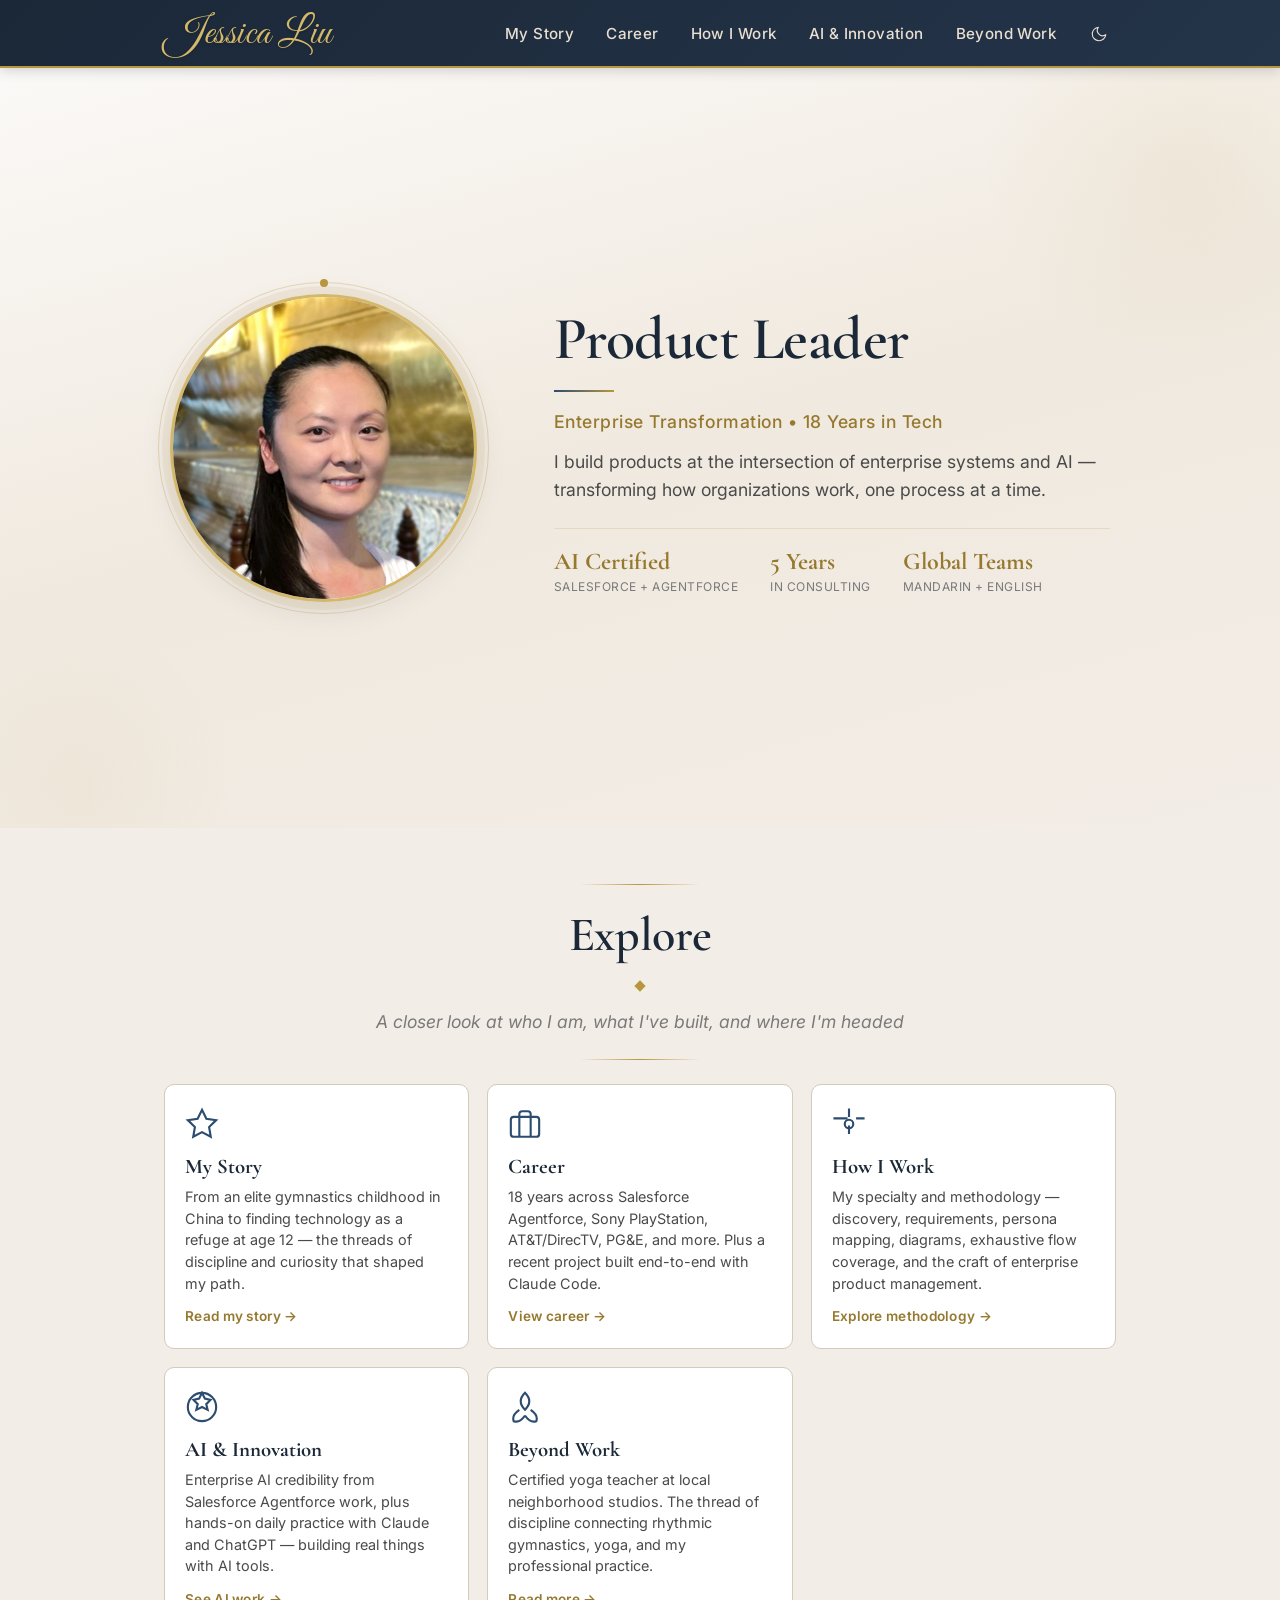
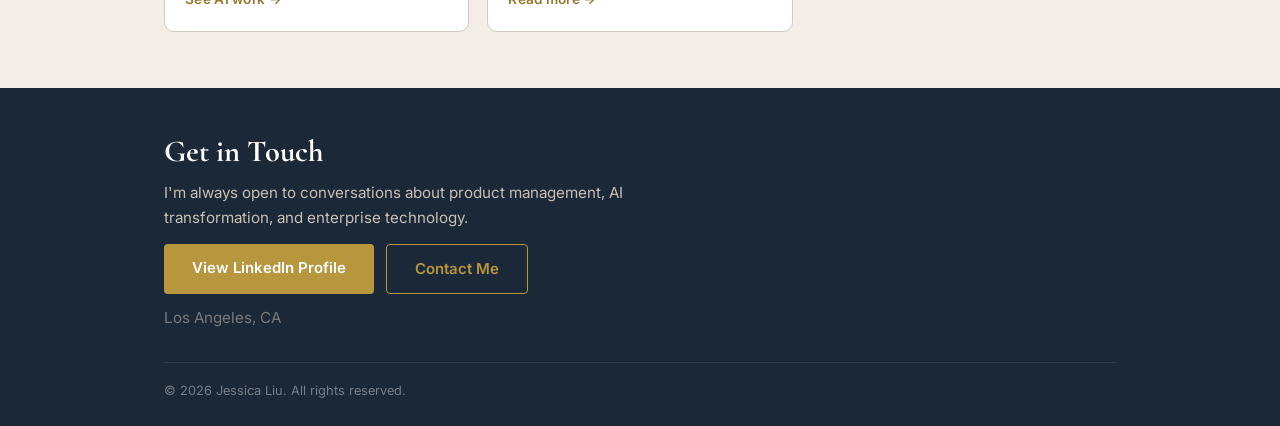
<file: index.html>
<!DOCTYPE html>
<html lang="en">
<head>
  <!-- Google Analytics -->
  <script async src="https://www.googletagmanager.com/gtag/js?id=G-JSM9WGBM5G"></script>
  <script>
    window.dataLayer = window.dataLayer || [];
    function gtag(){dataLayer.push(arguments);}
    gtag('js', new Date());
    gtag('config', 'G-JSM9WGBM5G');
  </script>
  <meta charset="UTF-8" />
  <meta name="viewport" content="width=device-width, initial-scale=1.0" />
  <title>Jessica Liu — Product Leader & Enterprise Transformation</title>
  <meta name="description" content="Jessica (Xiaojing) Liu — Product leader with 18 years in enterprise tech, specializing in AI transformation and digital products." />
  <link rel="icon" type="image/svg+xml" href="favicon.svg" />
  <link rel="preconnect" href="https://fonts.googleapis.com" />
  <link rel="preconnect" href="https://fonts.gstatic.com" crossorigin />
  <link href="https://fonts.googleapis.com/css2?family=Cormorant+Garamond:ital,wght@0,400;0,500;0,600;0,700;1,400&family=Inter:wght@400;500;600&family=Great+Vibes&display=swap" rel="stylesheet" />
  <link rel="stylesheet" href="styles.css?v=2026-04-17-anim2" />
  <script>
    (function() {
      var saved = localStorage.getItem('jessica-theme');
      var theme = saved || (window.matchMedia && window.matchMedia('(prefers-color-scheme: dark)').matches ? 'dark' : 'light');
      document.documentElement.setAttribute('data-theme', theme);
    })();
  </script>
</head>
<body class="page--home">

  <nav class="nav">
    <div class="container nav__inner">
      <a href="index.html" class="nav__logo">Jessica Liu</a>
      <div class="nav__right">
        <ul class="nav__links">
          <li><a href="story.html">My Story</a></li>
          <li><a href="career.html">Career</a></li>
          <li><a href="methodology.html">How I Work</a></li>
          <li><a href="ai.html">AI & Innovation</a></li>
          <li><a href="beyond.html">Beyond Work</a></li>
        </ul>
        <button class="nav__theme-toggle" aria-label="Toggle dark mode" title="Toggle dark mode">
          <svg class="nav__theme-icon nav__theme-icon--moon" viewBox="0 0 24 24" fill="none" stroke="currentColor" stroke-width="1.5" stroke-linecap="round" stroke-linejoin="round"><path d="M21 12.79A9 9 0 1111.21 3 7 7 0 0021 12.79z"/></svg>
          <svg class="nav__theme-icon nav__theme-icon--sun" viewBox="0 0 24 24" fill="none" stroke="currentColor" stroke-width="1.5" stroke-linecap="round" stroke-linejoin="round"><circle cx="12" cy="12" r="4"/><path d="M12 2v2M12 20v2M4.93 4.93l1.41 1.41M17.66 17.66l1.41 1.41M2 12h2M20 12h2M4.93 19.07l1.41-1.41M17.66 6.34l1.41-1.41"/></svg>
        </button>
        <button class="nav__toggle" aria-label="Toggle menu">
          <span></span><span></span><span></span>
        </button>
      </div>
    </div>
  </nav>

  <section class="hero hero--large">
    <div class="hero__bg-accent"></div>
    <div class="hero__bg-accent hero__bg-accent--2"></div>
    <div class="container hero__inner">
      <div class="hero__photo hero__photo--large anim-drop-in">
        <div class="hero__photo-frame">
          <img src="assets/Profile%20Image.jpeg" alt="Jessica Liu" />
        </div>
        <div class="hero__photo-accent"></div>
      </div>
      <div class="hero__text anim-slide-right">
        <h1>Product Leader</h1>
        <div class="hero__divider"></div>
        <p class="hero__title">Enterprise Transformation &bull; 18 Years in Tech</p>
        <p class="hero__statement">I build products at the intersection of enterprise systems and AI — transforming how organizations work, one process at a time.</p>
        <div class="hero__highlights">
          <div class="hero__highlight">
            <span class="hero__highlight-number">AI Certified</span>
            <span class="hero__highlight-label">Salesforce + Agentforce</span>
          </div>
          <div class="hero__highlight">
            <span class="hero__highlight-number">5 Years</span>
            <span class="hero__highlight-label">In Consulting</span>
          </div>
          <div class="hero__highlight">
            <span class="hero__highlight-number">Global Teams</span>
            <span class="hero__highlight-label">Mandarin + English</span>
          </div>
        </div>
      </div>
    </div>
  </section>

  <section class="section section--alt">
    <div class="container">
      <div class="page-header-ornate">
        <h2>Explore</h2>
        <div class="page-header-ornate__diamond"></div>
        <p class="page-header-ornate__subtitle">A closer look at who I am, what I've built, and where I'm headed</p>
      </div>

      <div class="preview-grid">
        <a href="story.html" class="preview-card">
          <div class="preview-card__icon">
            <svg viewBox="0 0 24 24" fill="none" stroke="currentColor" stroke-width="1.5"><path d="M12 2l3.09 6.26L22 9.27l-5 4.87 1.18 6.88L12 17.77l-6.18 3.25L7 14.14 2 9.27l6.91-1.01L12 2z"/></svg>
          </div>
          <h3>My Story</h3>
          <p>From an elite gymnastics childhood in China to finding technology as a refuge at age 12 — the threads of discipline and curiosity that shaped my path.</p>
          <span class="preview-card__link">Read my story &rarr;</span>
        </a>

        <a href="career.html" class="preview-card">
          <div class="preview-card__icon">
            <svg viewBox="0 0 24 24" fill="none" stroke="currentColor" stroke-width="1.5"><rect x="2" y="7" width="20" height="14" rx="2"/><path d="M16 21V5a2 2 0 00-2-2h-4a2 2 0 00-2 2v16"/></svg>
          </div>
          <h3>Career</h3>
          <p>18 years across Salesforce Agentforce, Sony PlayStation, AT&amp;T/DirecTV, PG&amp;E, and more. Plus a recent project built end-to-end with Claude Code.</p>
          <span class="preview-card__link">View career &rarr;</span>
        </a>

        <a href="methodology.html" class="preview-card">
          <div class="preview-card__icon">
            <svg viewBox="0 0 24 24" fill="none" stroke="currentColor" stroke-width="1.5"><circle cx="12" cy="12" r="3"/><path d="M12 1v6m0 6v6m11-11h-6m-6 0H1"/></svg>
          </div>
          <h3>How I Work</h3>
          <p>My specialty and methodology — discovery, requirements, persona mapping, diagrams, exhaustive flow coverage, and the craft of enterprise product management.</p>
          <span class="preview-card__link">Explore methodology &rarr;</span>
        </a>

        <a href="ai.html" class="preview-card">
          <div class="preview-card__icon">
            <svg viewBox="0 0 24 24" fill="none" stroke="currentColor" stroke-width="1.5"><path d="M12 2l2 4 4 1-3 3 1 4-4-2-4 2 1-4-3-3 4-1z"/><circle cx="12" cy="12" r="10"/></svg>
          </div>
          <h3>AI & Innovation</h3>
          <p>Enterprise AI credibility from Salesforce Agentforce work, plus hands-on daily practice with Claude and ChatGPT — building real things with AI tools.</p>
          <span class="preview-card__link">See AI work &rarr;</span>
        </a>

        <a href="beyond.html" class="preview-card">
          <div class="preview-card__icon">
            <svg viewBox="0 0 24 24" fill="none" stroke="currentColor" stroke-width="1.5"><path d="M12 2C8 6 8 10 12 14c4-4 4-8 0-12z"/><path d="M8 14c-3 2-5 5-4 8 3 1 6-1 8-4m0 0c2 3 5 5 8 4 1-3-1-6-4-8"/></svg>
          </div>
          <h3>Beyond Work</h3>
          <p>Certified yoga teacher at local neighborhood studios. The thread of discipline connecting rhythmic gymnastics, yoga, and my professional practice.</p>
          <span class="preview-card__link">Read more &rarr;</span>
        </a>
      </div>
    </div>
  </section>

  <footer class="footer">
    <div class="container footer__inner">
      <div class="footer__contact">
        <h2>Get in Touch</h2>
        <p>I'm always open to conversations about product management, AI transformation, and enterprise technology.</p>
        <div class="footer__buttons">
          <a href="https://linkedin.com/in/jessicaxl" target="_blank" rel="noopener" class="btn btn--gold">View LinkedIn Profile</a>
          <a href="mailto:jessica.liu.x@icloud.com" class="btn btn--outline">Contact Me</a>
        </div>
        <p class="footer__location">Los Angeles, CA</p>
      </div>
      <div class="footer__bottom">
        <p>&copy; 2026 Jessica Liu. All rights reserved.</p>
      </div>
    </div>
  </footer>

  <script>
    const toggle = document.querySelector('.nav__toggle');
    const links = document.querySelector('.nav__links');
    toggle.addEventListener('click', () => { links.classList.toggle('open'); toggle.classList.toggle('open'); });
    links.querySelectorAll('a').forEach(a => a.addEventListener('click', () => { links.classList.remove('open'); toggle.classList.remove('open'); }));

    const themeToggle = document.querySelector('.nav__theme-toggle');
    themeToggle.addEventListener('click', () => {
      const current = document.documentElement.getAttribute('data-theme') || 'light';
      const next = current === 'light' ? 'dark' : 'light';
      document.documentElement.setAttribute('data-theme', next);
      localStorage.setItem('jessica-theme', next);
    });
  </script>
</body>
</html>
</file>
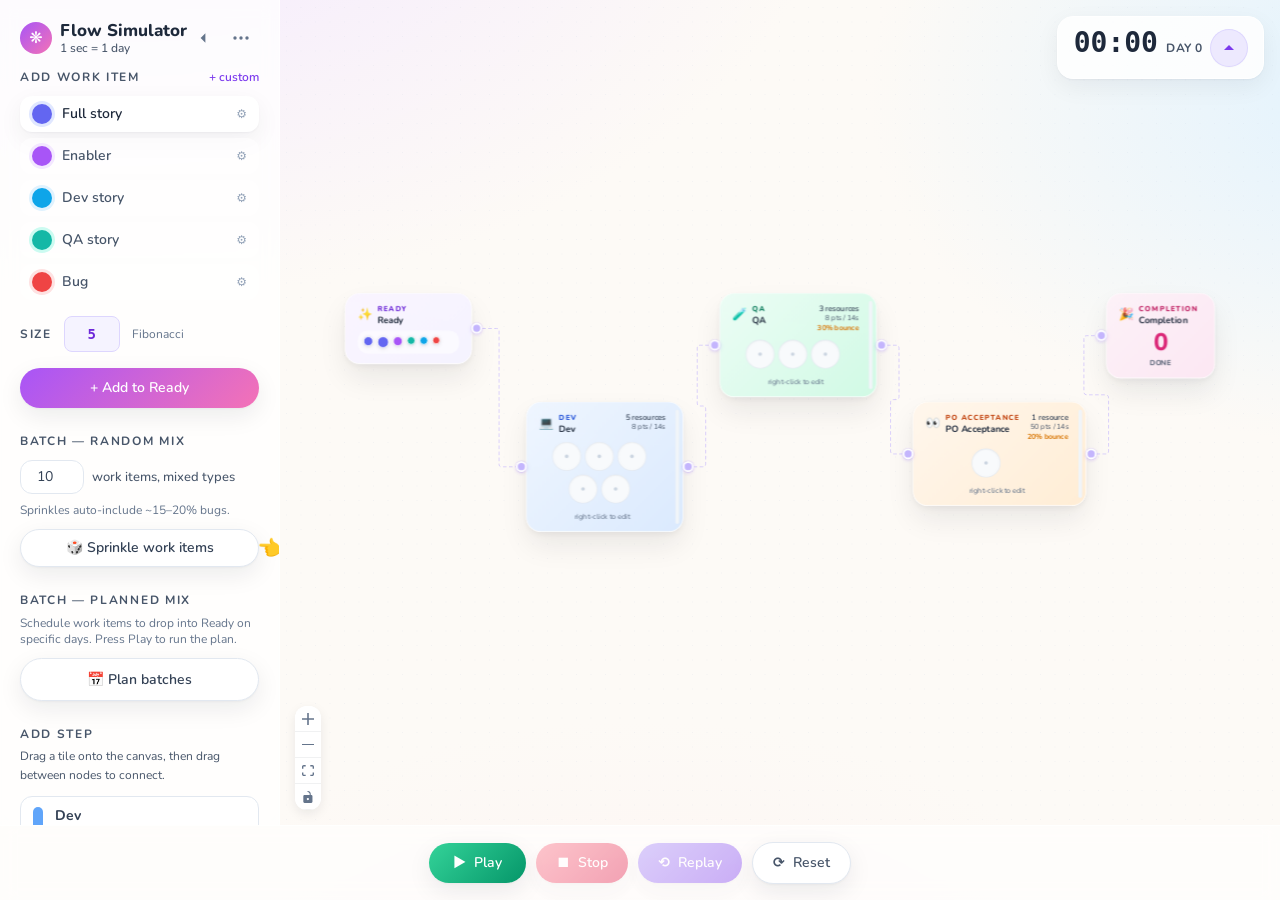
<file: flowsimulator/index.html>
<!doctype html>
<html lang="en">
  <head>
    <!-- Google Analytics -->
    <script async src="https://www.googletagmanager.com/gtag/js?id=G-JSM9WGBM5G"></script>
    <script>
      window.dataLayer = window.dataLayer || [];
      function gtag(){dataLayer.push(arguments);}
      gtag('js', new Date());
      gtag('config', 'G-JSM9WGBM5G');
    </script>
    <meta charset="UTF-8" />
    <link rel="icon" type="image/svg+xml" href="data:image/svg+xml,%3Csvg xmlns='http://www.w3.org/2000/svg' viewBox='0 0 24 24'%3E%3Ccircle cx='5' cy='7' r='2.5' fill='%234f46e5'/%3E%3Ccircle cx='5' cy='17' r='2.5' fill='%234f46e5'/%3E%3Ccircle cx='19' cy='12' r='2.5' fill='%234f46e5'/%3E%3Cpath d='M7.2 7.8c3.5 0.5 7.5 2.2 10 4.2M7.2 16.2c3.5-0.5 7.5-2.2 10-4.2' stroke='%234f46e5' stroke-width='1.8' fill='none' stroke-linecap='round'/%3E%3C/svg%3E" />
    <meta name="viewport" content="width=device-width, initial-scale=1.0" />
    <title>Flow Simulator</title>
    <link rel="preconnect" href="https://fonts.googleapis.com">
    <link rel="preconnect" href="https://fonts.gstatic.com" crossorigin>
    <link href="https://fonts.googleapis.com/css2?family=Nunito:wght@400;500;600;700;800&family=Inter:wght@400;500;600;700&display=swap" rel="stylesheet">
    <script type="module" crossorigin src="/flowsimulator/assets/index-CW9dY0rB.js"></script>
    <link rel="stylesheet" crossorigin href="/flowsimulator/assets/index-CFaQIofb.css">
  </head>
  <body>
    <div id="root"></div>
  </body>
</html>
</file>
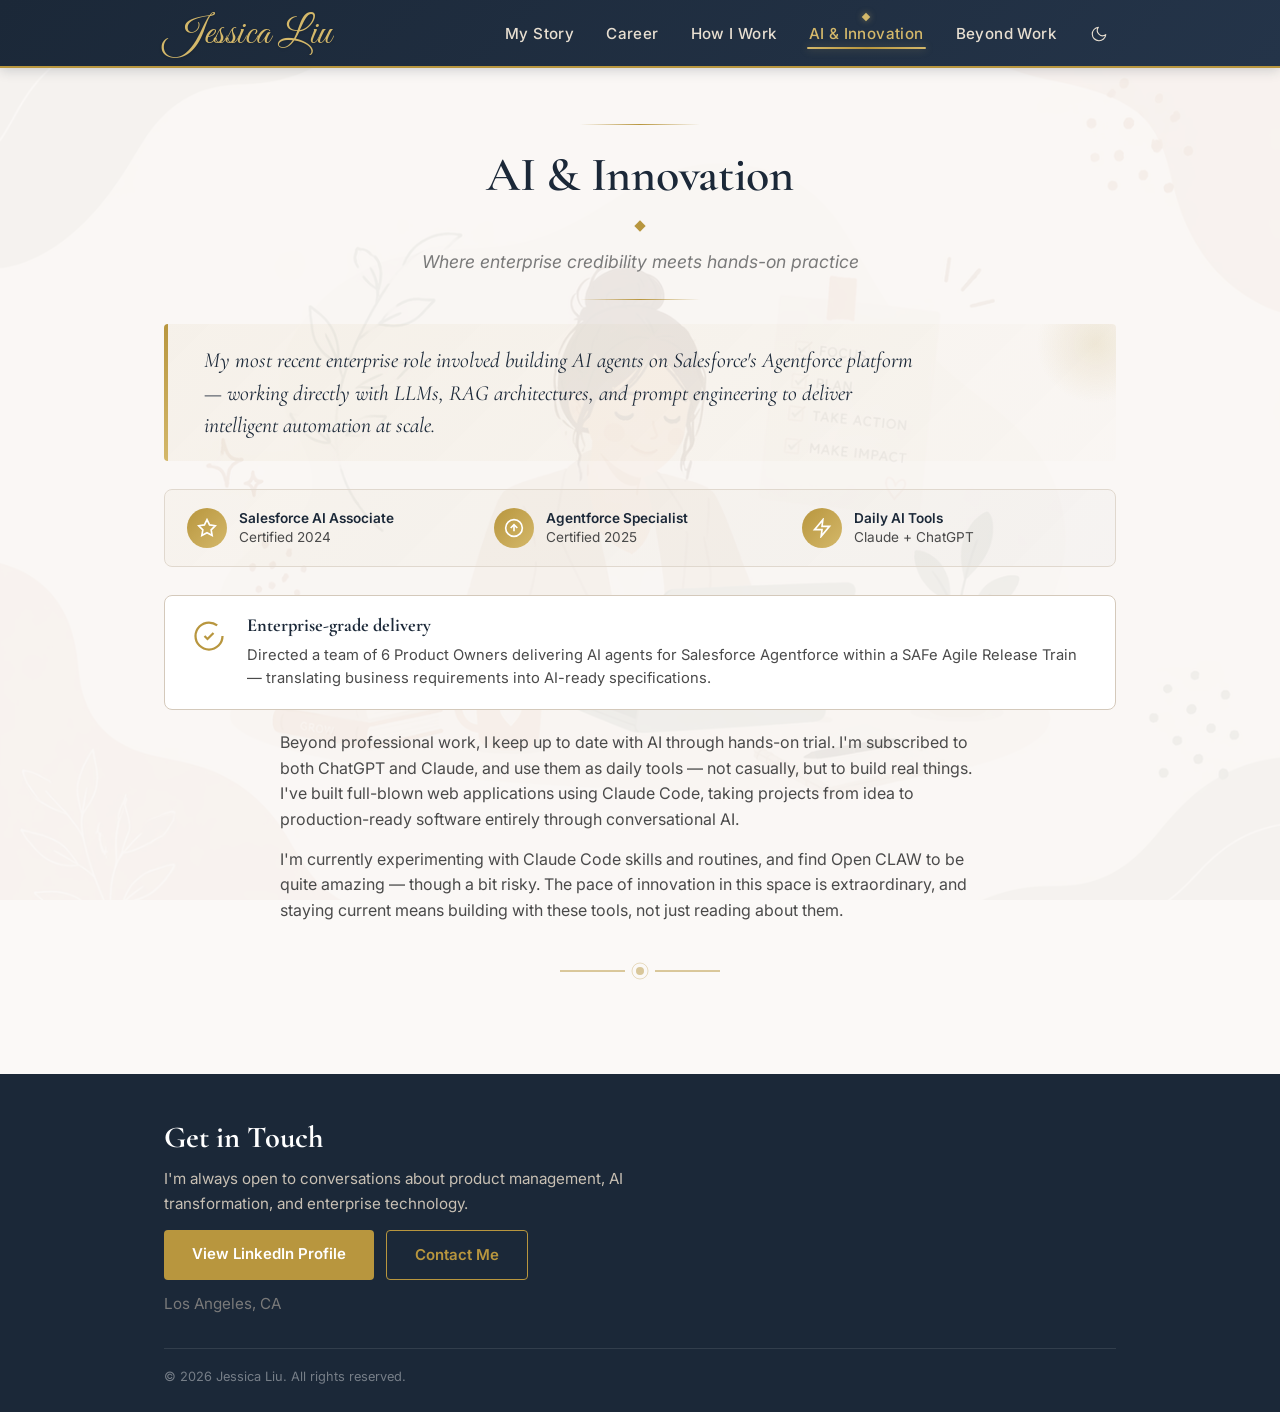
<file: ai.html>
<!DOCTYPE html>
<html lang="en">
<head>
  <!-- Google Analytics -->
  <script async src="https://www.googletagmanager.com/gtag/js?id=G-JSM9WGBM5G"></script>
  <script>
    window.dataLayer = window.dataLayer || [];
    function gtag(){dataLayer.push(arguments);}
    gtag('js', new Date());
    gtag('config', 'G-JSM9WGBM5G');
  </script>
  <meta charset="UTF-8" />
  <meta name="viewport" content="width=device-width, initial-scale=1.0" />
  <title>AI & Innovation — Jessica Liu</title>
  <link rel="icon" type="image/svg+xml" href="favicon.svg" />
  <link rel="preconnect" href="https://fonts.googleapis.com" />
  <link rel="preconnect" href="https://fonts.gstatic.com" crossorigin />
  <link href="https://fonts.googleapis.com/css2?family=Cormorant+Garamond:ital,wght@0,400;0,500;0,600;0,700;1,400&family=Inter:wght@400;500;600&family=Great+Vibes&display=swap" rel="stylesheet" />
  <link rel="stylesheet" href="styles.css?v=2026-04-17-anim2" />
  <script>
    (function() {
      var saved = localStorage.getItem('jessica-theme');
      var theme = saved || (window.matchMedia && window.matchMedia('(prefers-color-scheme: dark)').matches ? 'dark' : 'light');
      document.documentElement.setAttribute('data-theme', theme);
    })();
  </script>
</head>
<body class="page--ai">

  <nav class="nav">
    <div class="container nav__inner">
      <a href="index.html" class="nav__logo">Jessica Liu</a>
      <div class="nav__right">
        <ul class="nav__links">
          <li><a href="story.html">My Story</a></li>
          <li><a href="career.html">Career</a></li>
          <li><a href="methodology.html">How I Work</a></li>
          <li><a href="ai.html" class="active">AI & Innovation</a></li>
          <li><a href="beyond.html">Beyond Work</a></li>
        </ul>
        <button class="nav__theme-toggle" aria-label="Toggle dark mode" title="Toggle dark mode">
          <svg class="nav__theme-icon nav__theme-icon--moon" viewBox="0 0 24 24" fill="none" stroke="currentColor" stroke-width="1.5" stroke-linecap="round" stroke-linejoin="round"><path d="M21 12.79A9 9 0 1111.21 3 7 7 0 0021 12.79z"/></svg>
          <svg class="nav__theme-icon nav__theme-icon--sun" viewBox="0 0 24 24" fill="none" stroke="currentColor" stroke-width="1.5" stroke-linecap="round" stroke-linejoin="round"><circle cx="12" cy="12" r="4"/><path d="M12 2v2M12 20v2M4.93 4.93l1.41 1.41M17.66 17.66l1.41 1.41M2 12h2M20 12h2M4.93 19.07l1.41-1.41M17.66 6.34l1.41-1.41"/></svg>
        </button>
        <button class="nav__toggle" aria-label="Toggle menu">
          <span></span><span></span><span></span>
        </button>
      </div>
    </div>
  </nav>

  <div class="page-bg page-bg--work"></div>

  <section class="section page-content">
    <div class="container">
      <div class="page-header-ornate">
        <h2>AI & Innovation</h2>
        <div class="page-header-ornate__diamond"></div>
        <p class="page-header-ornate__subtitle">Where enterprise credibility meets hands-on practice</p>
      </div>

      <div class="intro-block">
        <p>My most recent enterprise role involved building AI agents on Salesforce's Agentforce platform — working directly with LLMs, RAG architectures, and prompt engineering to deliver intelligent automation at scale.</p>
      </div>

      <div class="badge-row">
        <div class="badge-item anim-slide-up" data-stagger="0">
          <div class="badge-item__icon">
            <svg viewBox="0 0 24 24" fill="none" stroke="currentColor" stroke-width="2"><path d="M12 2l3.09 6.26L22 9.27l-5 4.87 1.18 6.88L12 17.77l-6.18 3.25L7 14.14 2 9.27l6.91-1.01L12 2z"/></svg>
          </div>
          <div class="badge-item__text">
            <strong>Salesforce AI Associate</strong>
            Certified 2024
          </div>
        </div>
        <div class="badge-item anim-slide-up" data-stagger="1">
          <div class="badge-item__icon">
            <svg viewBox="0 0 24 24" fill="none" stroke="currentColor" stroke-width="2"><circle cx="12" cy="12" r="10"/><polyline points="16,12 12,8 8,12"/><line x1="12" y1="16" x2="12" y2="8"/></svg>
          </div>
          <div class="badge-item__text">
            <strong>Agentforce Specialist</strong>
            Certified 2025
          </div>
        </div>
        <div class="badge-item anim-slide-up" data-stagger="2">
          <div class="badge-item__icon">
            <svg viewBox="0 0 24 24" fill="none" stroke="currentColor" stroke-width="2"><polygon points="13 2 3 14 12 14 11 22 21 10 12 10 13 2"/></svg>
          </div>
          <div class="badge-item__text">
            <strong>Daily AI Tools</strong>
            Claude + ChatGPT
          </div>
        </div>
      </div>

      <div class="callout anim-slide-up" data-stagger="3">
        <div class="callout__icon">
          <svg viewBox="0 0 24 24" fill="none" stroke="currentColor" stroke-width="1.5"><path d="M9 12l2 2 4-4"/><path d="M21 12c0 4.97-4.03 9-9 9s-9-4.03-9-9 4.03-9 9-9c2.05 0 3.94.69 5.45 1.85"/></svg>
        </div>
        <div class="callout__content">
          <h4>Enterprise-grade delivery</h4>
          <p>Directed a team of 6 Product Owners delivering AI agents for Salesforce Agentforce within a SAFe Agile Release Train — translating business requirements into AI-ready specifications.</p>
        </div>
      </div>

      <div class="prose anim-slide-up" data-stagger="4">
        <p>Beyond professional work, I keep up to date with AI through hands-on trial. I'm subscribed to both ChatGPT and Claude, and use them as daily tools — not casually, but to build real things. I've built full-blown web applications using Claude Code, taking projects from idea to production-ready software entirely through conversational AI.</p>
        <p>I'm currently experimenting with Claude Code skills and routines, and find Open CLAW to be quite amazing — though a bit risky. The pace of innovation in this space is extraordinary, and staying current means building with these tools, not just reading about them.</p>
      </div>

      <div class="story-ornament">
        <svg viewBox="0 0 200 30" preserveAspectRatio="xMidYMid meet">
          <path d="M20 15 L85 15" stroke="currentColor" stroke-width="1" fill="none"/>
          <circle cx="100" cy="15" r="4" fill="currentColor" opacity="0.5"/>
          <circle cx="100" cy="15" r="8" stroke="currentColor" stroke-width="1" fill="none" opacity="0.3"/>
          <path d="M115 15 L180 15" stroke="currentColor" stroke-width="1" fill="none"/>
        </svg>
      </div>
    </div>
  </section>

  <footer class="footer">
    <div class="container footer__inner">
      <div class="footer__contact">
        <h2>Get in Touch</h2>
        <p>I'm always open to conversations about product management, AI transformation, and enterprise technology.</p>
        <div class="footer__buttons">
          <a href="https://linkedin.com/in/jessicaxl" target="_blank" rel="noopener" class="btn btn--gold">View LinkedIn Profile</a>
          <a href="mailto:jessica.liu.x@icloud.com" class="btn btn--outline">Contact Me</a>
        </div>
        <p class="footer__location">Los Angeles, CA</p>
      </div>
      <div class="footer__bottom">
        <p>&copy; 2026 Jessica Liu. All rights reserved.</p>
      </div>
    </div>
  </footer>

  <script>
    const toggle = document.querySelector('.nav__toggle');
    const links = document.querySelector('.nav__links');
    toggle.addEventListener('click', () => { links.classList.toggle('open'); toggle.classList.toggle('open'); });
    links.querySelectorAll('a').forEach(a => a.addEventListener('click', () => { links.classList.remove('open'); toggle.classList.remove('open'); }));

    const themeToggle = document.querySelector('.nav__theme-toggle');
    themeToggle.addEventListener('click', () => {
      const current = document.documentElement.getAttribute('data-theme') || 'light';
      const next = current === 'light' ? 'dark' : 'light';
      document.documentElement.setAttribute('data-theme', next);
      localStorage.setItem('jessica-theme', next);
    });

    const animObserver = new IntersectionObserver((entries) => {
      entries.forEach((entry) => {
        if (entry.isIntersecting) {
          entry.target.classList.add('in-view');
          animObserver.unobserve(entry.target);
        }
      });
    }, { threshold: 0.1, rootMargin: '0px 0px -50px 0px' });
    document.querySelectorAll('.anim-slide-up, .anim-slide-from-left, .anim-slide-from-right').forEach((el) => animObserver.observe(el));
  </script>
</body>
</html>
</file>
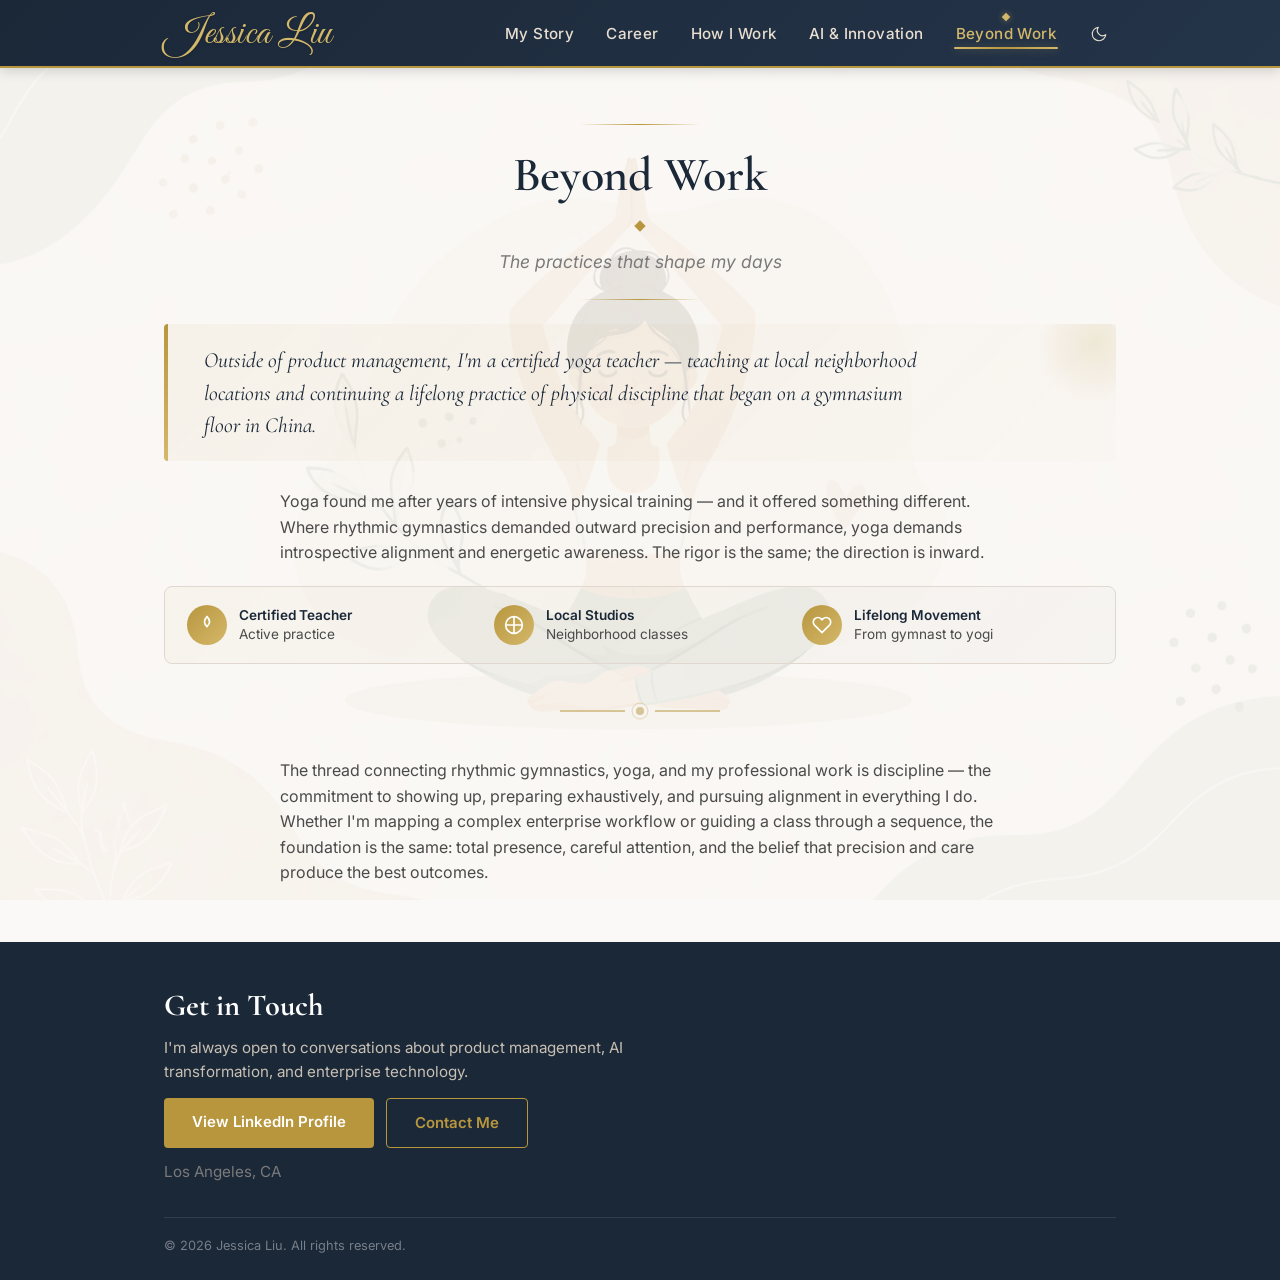
<file: beyond.html>
<!DOCTYPE html>
<html lang="en">
<head>
  <!-- Google Analytics -->
  <script async src="https://www.googletagmanager.com/gtag/js?id=G-JSM9WGBM5G"></script>
  <script>
    window.dataLayer = window.dataLayer || [];
    function gtag(){dataLayer.push(arguments);}
    gtag('js', new Date());
    gtag('config', 'G-JSM9WGBM5G');
  </script>
  <meta charset="UTF-8" />
  <meta name="viewport" content="width=device-width, initial-scale=1.0" />
  <title>Beyond Work — Jessica Liu</title>
  <link rel="icon" type="image/svg+xml" href="favicon.svg" />
  <link rel="preconnect" href="https://fonts.googleapis.com" />
  <link rel="preconnect" href="https://fonts.gstatic.com" crossorigin />
  <link href="https://fonts.googleapis.com/css2?family=Cormorant+Garamond:ital,wght@0,400;0,500;0,600;0,700;1,400&family=Inter:wght@400;500;600&family=Great+Vibes&display=swap" rel="stylesheet" />
  <link rel="stylesheet" href="styles.css?v=2026-04-17-anim2" />
  <script>
    (function() {
      var saved = localStorage.getItem('jessica-theme');
      var theme = saved || (window.matchMedia && window.matchMedia('(prefers-color-scheme: dark)').matches ? 'dark' : 'light');
      document.documentElement.setAttribute('data-theme', theme);
    })();
  </script>
</head>
<body class="page--beyond">

  <nav class="nav">
    <div class="container nav__inner">
      <a href="index.html" class="nav__logo">Jessica Liu</a>
      <div class="nav__right">
        <ul class="nav__links">
          <li><a href="story.html">My Story</a></li>
          <li><a href="career.html">Career</a></li>
          <li><a href="methodology.html">How I Work</a></li>
          <li><a href="ai.html">AI & Innovation</a></li>
          <li><a href="beyond.html" class="active">Beyond Work</a></li>
        </ul>
        <button class="nav__theme-toggle" aria-label="Toggle dark mode" title="Toggle dark mode">
          <svg class="nav__theme-icon nav__theme-icon--moon" viewBox="0 0 24 24" fill="none" stroke="currentColor" stroke-width="1.5" stroke-linecap="round" stroke-linejoin="round"><path d="M21 12.79A9 9 0 1111.21 3 7 7 0 0021 12.79z"/></svg>
          <svg class="nav__theme-icon nav__theme-icon--sun" viewBox="0 0 24 24" fill="none" stroke="currentColor" stroke-width="1.5" stroke-linecap="round" stroke-linejoin="round"><circle cx="12" cy="12" r="4"/><path d="M12 2v2M12 20v2M4.93 4.93l1.41 1.41M17.66 17.66l1.41 1.41M2 12h2M20 12h2M4.93 19.07l1.41-1.41M17.66 6.34l1.41-1.41"/></svg>
        </button>
        <button class="nav__toggle" aria-label="Toggle menu">
          <span></span><span></span><span></span>
        </button>
      </div>
    </div>
  </nav>

  <div class="page-bg page-bg--yoga"></div>

  <section class="section page-content">
    <div class="container">
      <div class="page-header-ornate">
        <h2>Beyond Work</h2>
        <div class="page-header-ornate__diamond"></div>
        <p class="page-header-ornate__subtitle">The practices that shape my days</p>
      </div>

      <div class="intro-block">
        <p>Outside of product management, I'm a certified yoga teacher — teaching at local neighborhood locations and continuing a lifelong practice of physical discipline that began on a gymnasium floor in China.</p>
      </div>

      <div class="prose anim-slide-up" data-stagger="0">
        <p>Yoga found me after years of intensive physical training — and it offered something different. Where rhythmic gymnastics demanded outward precision and performance, yoga demands introspective alignment and energetic awareness. The rigor is the same; the direction is inward.</p>
      </div>

      <div class="badge-row">
        <div class="badge-item anim-slide-up" data-stagger="1">
          <div class="badge-item__icon">
            <svg viewBox="0 0 24 24" fill="none" stroke="currentColor" stroke-width="2"><path d="M12 2C8 6 8 10 12 14c4-4 4-8 0-12z"/></svg>
          </div>
          <div class="badge-item__text">
            <strong>Certified Teacher</strong>
            Active practice
          </div>
        </div>
        <div class="badge-item anim-slide-up" data-stagger="2">
          <div class="badge-item__icon">
            <svg viewBox="0 0 24 24" fill="none" stroke="currentColor" stroke-width="2"><circle cx="12" cy="12" r="10"/><path d="M12 2v20M2 12h20"/></svg>
          </div>
          <div class="badge-item__text">
            <strong>Local Studios</strong>
            Neighborhood classes
          </div>
        </div>
        <div class="badge-item anim-slide-up" data-stagger="3">
          <div class="badge-item__icon">
            <svg viewBox="0 0 24 24" fill="none" stroke="currentColor" stroke-width="2"><path d="M20.84 4.61a5.5 5.5 0 00-7.78 0L12 5.67l-1.06-1.06a5.5 5.5 0 00-7.78 7.78l1.06 1.06L12 21.23l7.78-7.78 1.06-1.06a5.5 5.5 0 000-7.78z"/></svg>
          </div>
          <div class="badge-item__text">
            <strong>Lifelong Movement</strong>
            From gymnast to yogi
          </div>
        </div>
      </div>

      <div class="story-ornament">
        <svg viewBox="0 0 200 30" preserveAspectRatio="xMidYMid meet">
          <path d="M20 15 L85 15" stroke="currentColor" stroke-width="1" fill="none"/>
          <circle cx="100" cy="15" r="4" fill="currentColor" opacity="0.5"/>
          <circle cx="100" cy="15" r="8" stroke="currentColor" stroke-width="1" fill="none" opacity="0.3"/>
          <path d="M115 15 L180 15" stroke="currentColor" stroke-width="1" fill="none"/>
        </svg>
      </div>

      <div class="prose anim-slide-up" data-stagger="4">
        <p>The thread connecting rhythmic gymnastics, yoga, and my professional work is discipline — the commitment to showing up, preparing exhaustively, and pursuing alignment in everything I do. Whether I'm mapping a complex enterprise workflow or guiding a class through a sequence, the foundation is the same: total presence, careful attention, and the belief that precision and care produce the best outcomes.</p>
      </div>
    </div>
  </section>

  <footer class="footer">
    <div class="container footer__inner">
      <div class="footer__contact">
        <h2>Get in Touch</h2>
        <p>I'm always open to conversations about product management, AI transformation, and enterprise technology.</p>
        <div class="footer__buttons">
          <a href="https://linkedin.com/in/jessicaxl" target="_blank" rel="noopener" class="btn btn--gold">View LinkedIn Profile</a>
          <a href="mailto:jessica.liu.x@icloud.com" class="btn btn--outline">Contact Me</a>
        </div>
        <p class="footer__location">Los Angeles, CA</p>
      </div>
      <div class="footer__bottom">
        <p>&copy; 2026 Jessica Liu. All rights reserved.</p>
      </div>
    </div>
  </footer>

  <script>
    const toggle = document.querySelector('.nav__toggle');
    const links = document.querySelector('.nav__links');
    toggle.addEventListener('click', () => { links.classList.toggle('open'); toggle.classList.toggle('open'); });
    links.querySelectorAll('a').forEach(a => a.addEventListener('click', () => { links.classList.remove('open'); toggle.classList.remove('open'); }));

    const themeToggle = document.querySelector('.nav__theme-toggle');
    themeToggle.addEventListener('click', () => {
      const current = document.documentElement.getAttribute('data-theme') || 'light';
      const next = current === 'light' ? 'dark' : 'light';
      document.documentElement.setAttribute('data-theme', next);
      localStorage.setItem('jessica-theme', next);
    });

    const animObserver = new IntersectionObserver((entries) => {
      entries.forEach((entry) => {
        if (entry.isIntersecting) {
          entry.target.classList.add('in-view');
          animObserver.unobserve(entry.target);
        }
      });
    }, { threshold: 0.1, rootMargin: '0px 0px -50px 0px' });
    document.querySelectorAll('.anim-slide-up, .anim-slide-from-left, .anim-slide-from-right').forEach((el) => animObserver.observe(el));
  </script>
</body>
</html>
</file>
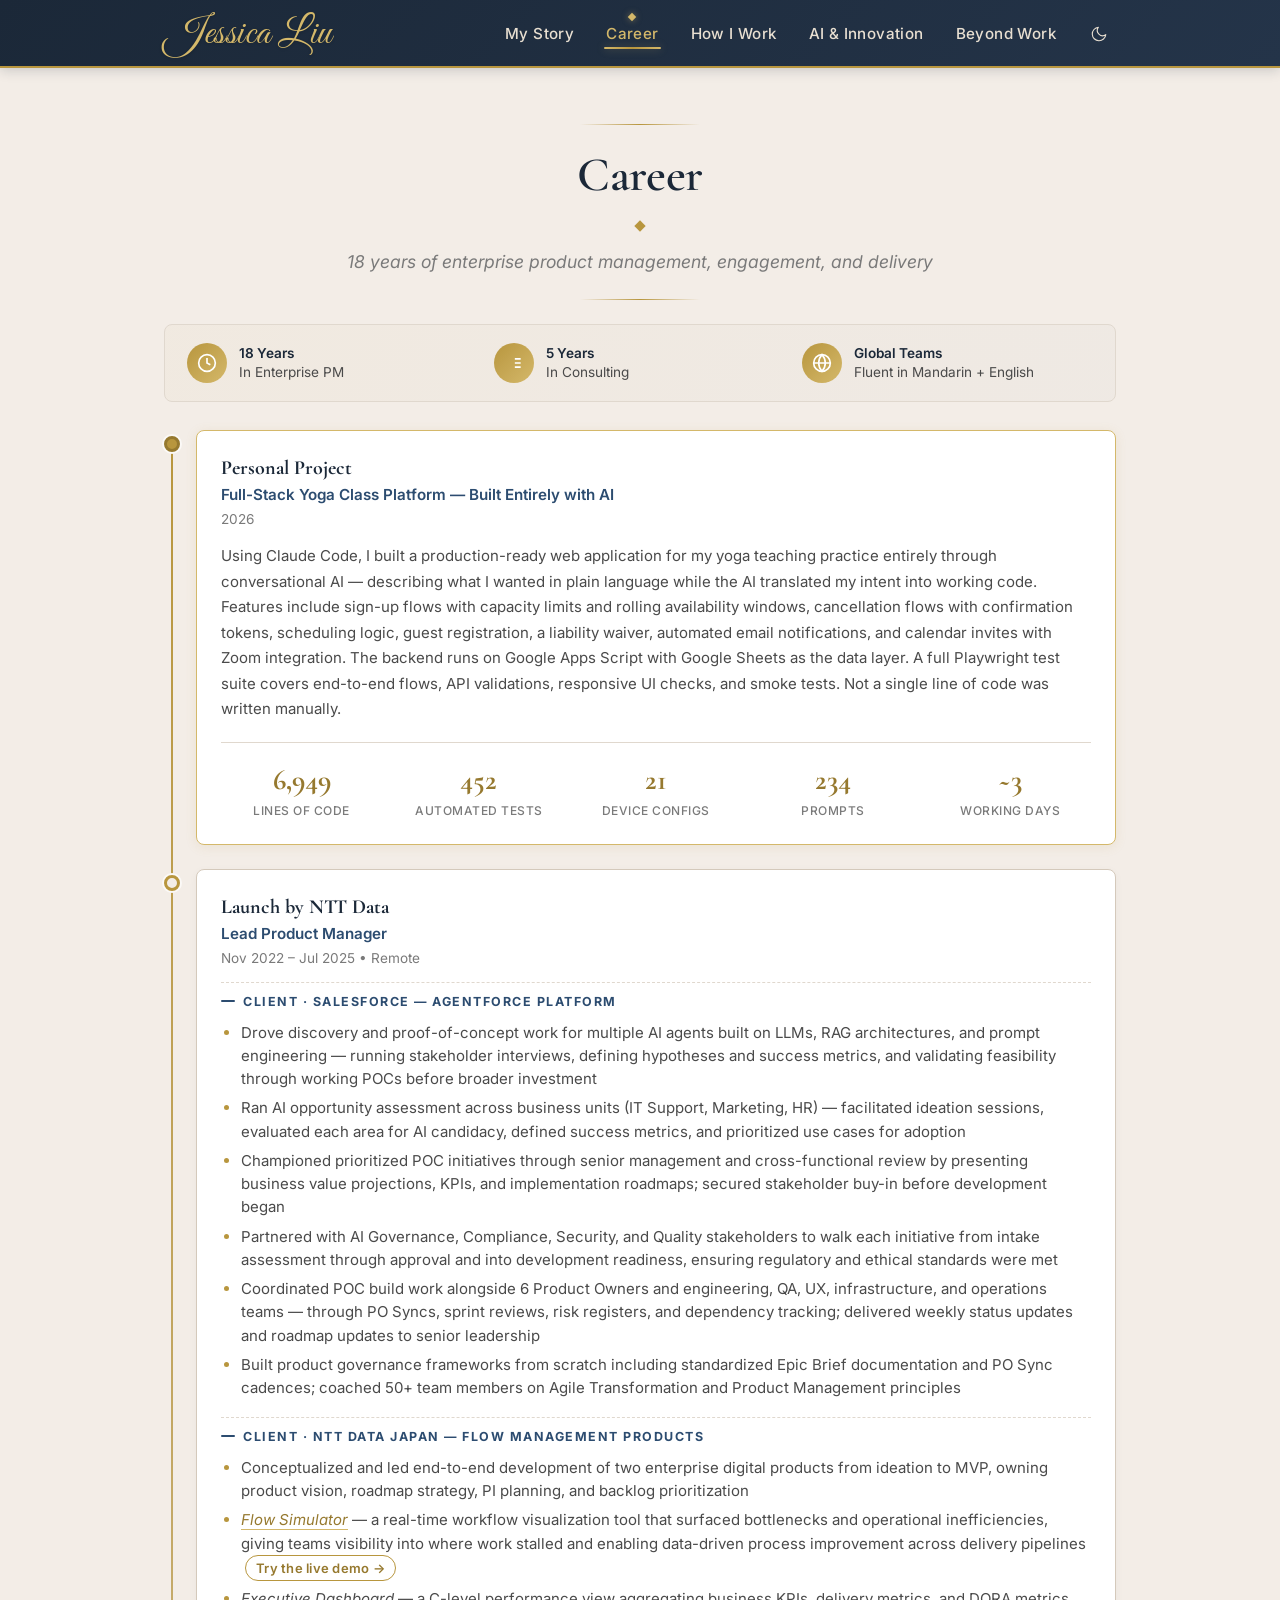
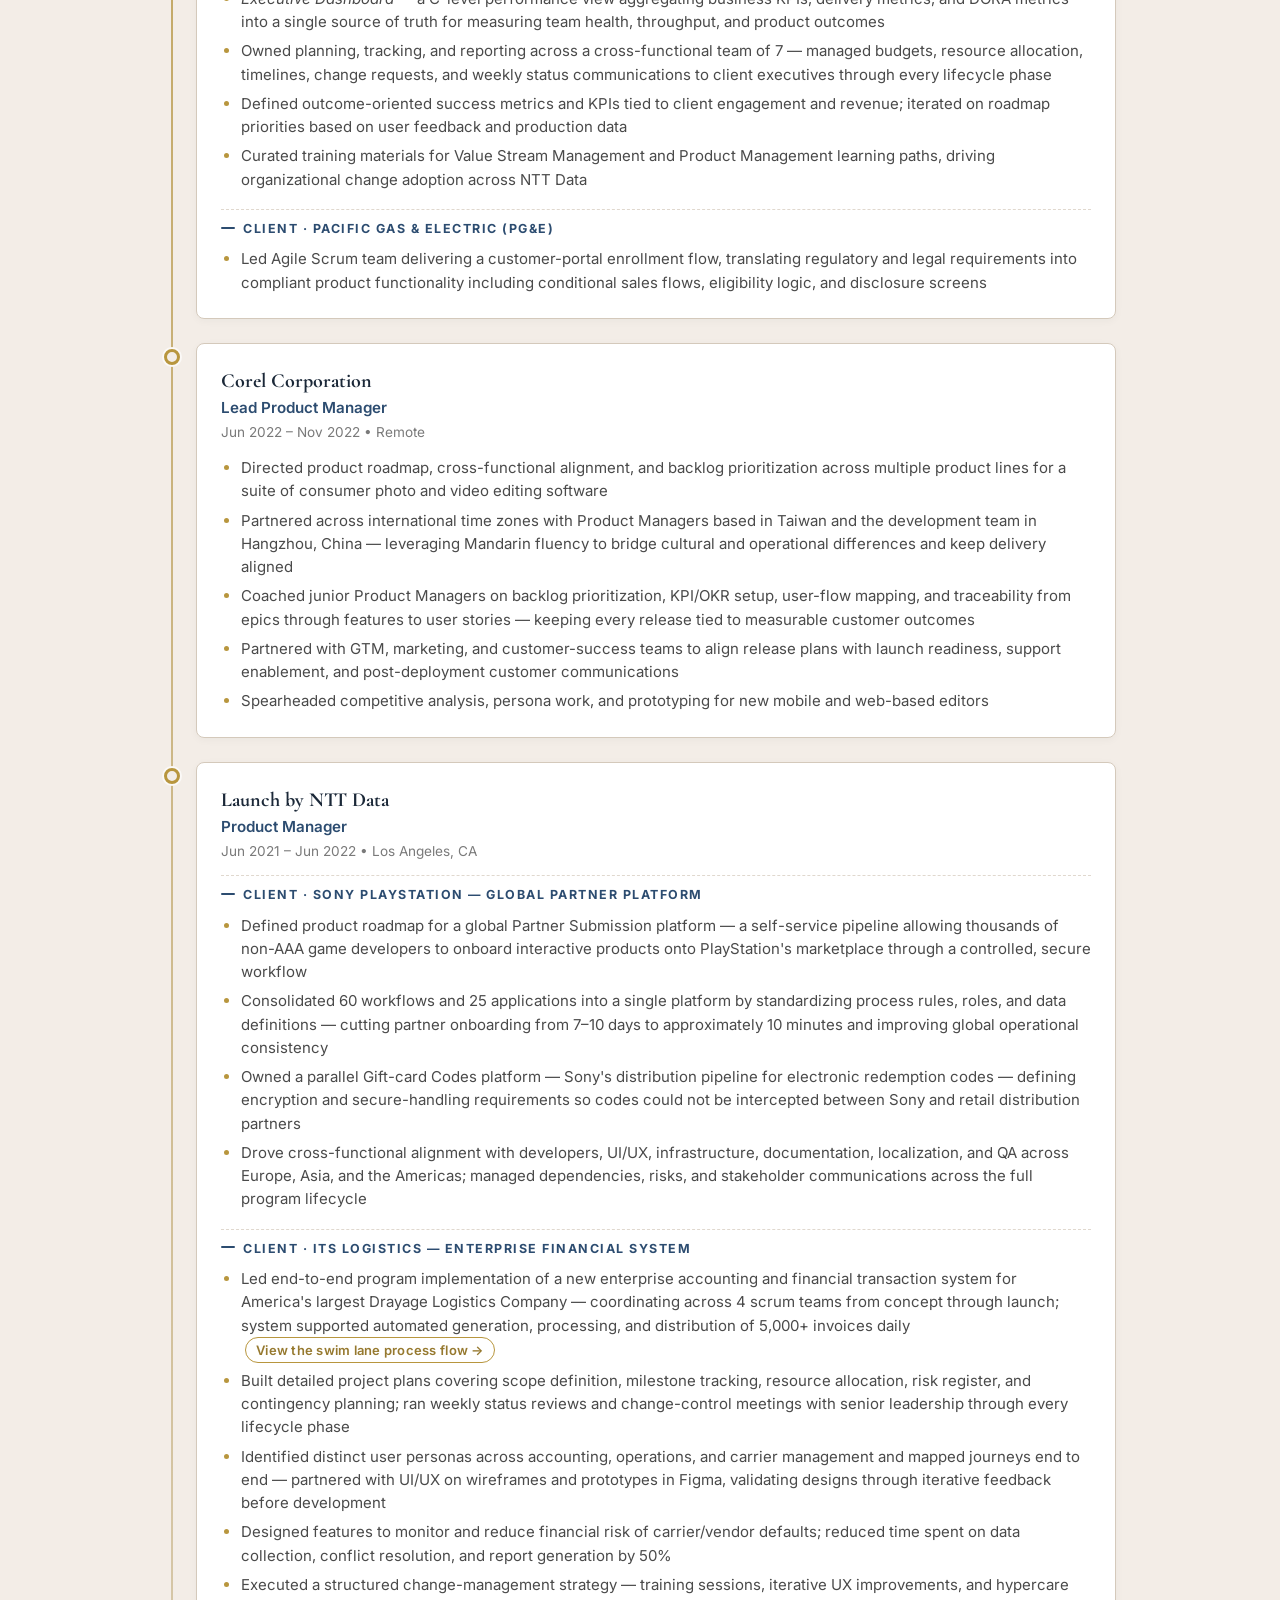
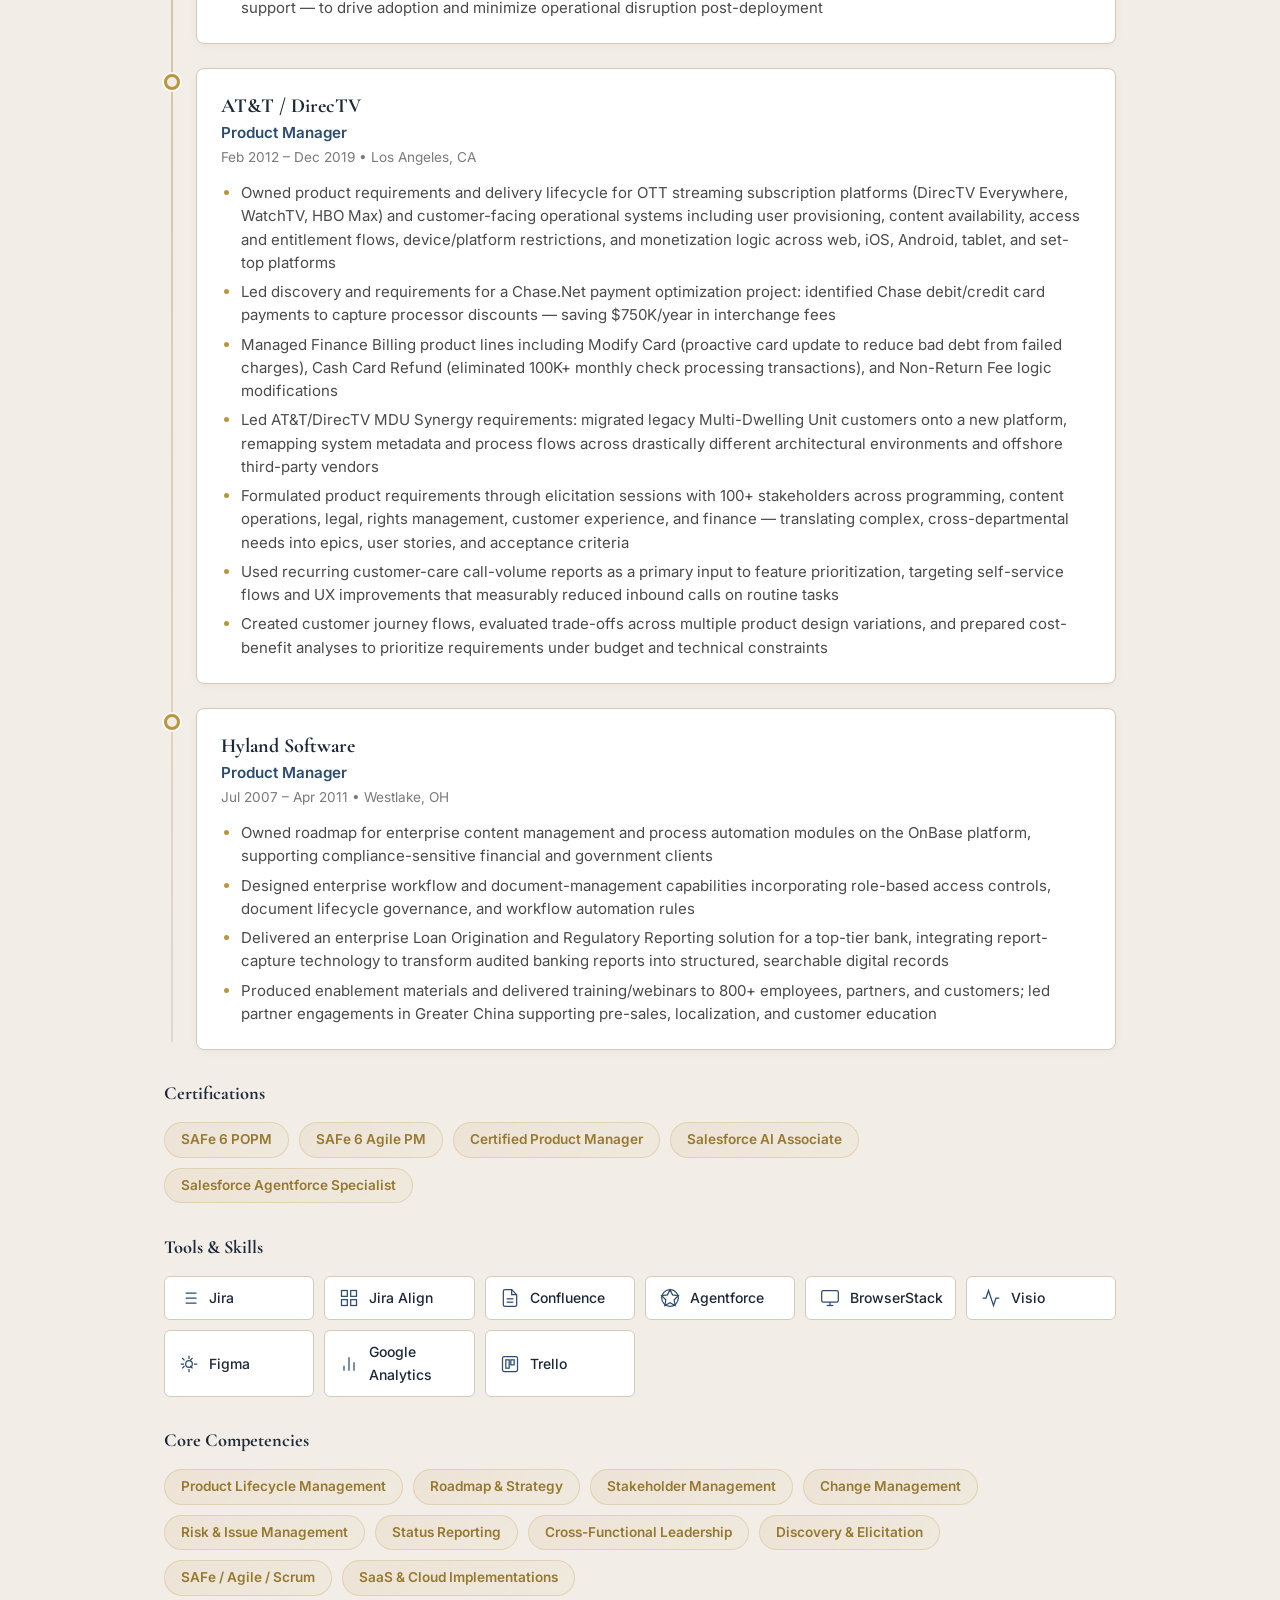
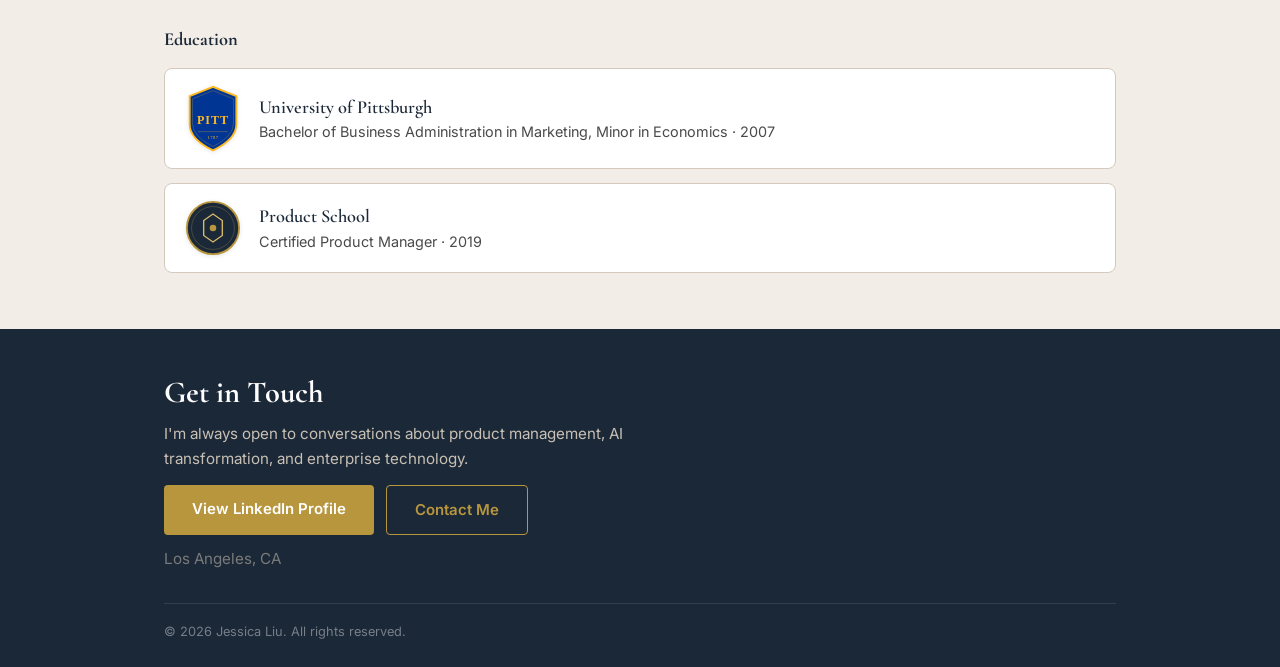
<file: career.html>
<!DOCTYPE html>
<html lang="en">
<head>
  <!-- Google Analytics -->
  <script async src="https://www.googletagmanager.com/gtag/js?id=G-JSM9WGBM5G"></script>
  <script>
    window.dataLayer = window.dataLayer || [];
    function gtag(){dataLayer.push(arguments);}
    gtag('js', new Date());
    gtag('config', 'G-JSM9WGBM5G');
  </script>
  <meta charset="UTF-8" />
  <meta name="viewport" content="width=device-width, initial-scale=1.0" />
  <title>Career — Jessica Liu</title>
  <link rel="icon" type="image/svg+xml" href="favicon.svg" />
  <link rel="preconnect" href="https://fonts.googleapis.com" />
  <link rel="preconnect" href="https://fonts.gstatic.com" crossorigin />
  <link href="https://fonts.googleapis.com/css2?family=Cormorant+Garamond:ital,wght@0,400;0,500;0,600;0,700;1,400&family=Inter:wght@400;500;600&family=Great+Vibes&display=swap" rel="stylesheet" />
  <link rel="stylesheet" href="styles.css?v=2026-04-17-anim2" />
  <script>
    (function() {
      var saved = localStorage.getItem('jessica-theme');
      var theme = saved || (window.matchMedia && window.matchMedia('(prefers-color-scheme: dark)').matches ? 'dark' : 'light');
      document.documentElement.setAttribute('data-theme', theme);
    })();
  </script>
</head>
<body class="page--career">

  <nav class="nav">
    <div class="container nav__inner">
      <a href="index.html" class="nav__logo">Jessica Liu</a>
      <div class="nav__right">
        <ul class="nav__links">
          <li><a href="story.html">My Story</a></li>
          <li><a href="career.html" class="active">Career</a></li>
          <li><a href="methodology.html">How I Work</a></li>
          <li><a href="ai.html">AI & Innovation</a></li>
          <li><a href="beyond.html">Beyond Work</a></li>
        </ul>
        <button class="nav__theme-toggle" aria-label="Toggle dark mode" title="Toggle dark mode">
          <svg class="nav__theme-icon nav__theme-icon--moon" viewBox="0 0 24 24" fill="none" stroke="currentColor" stroke-width="1.5" stroke-linecap="round" stroke-linejoin="round"><path d="M21 12.79A9 9 0 1111.21 3 7 7 0 0021 12.79z"/></svg>
          <svg class="nav__theme-icon nav__theme-icon--sun" viewBox="0 0 24 24" fill="none" stroke="currentColor" stroke-width="1.5" stroke-linecap="round" stroke-linejoin="round"><circle cx="12" cy="12" r="4"/><path d="M12 2v2M12 20v2M4.93 4.93l1.41 1.41M17.66 17.66l1.41 1.41M2 12h2M20 12h2M4.93 19.07l1.41-1.41M17.66 6.34l1.41-1.41"/></svg>
        </button>
        <button class="nav__toggle" aria-label="Toggle menu">
          <span></span><span></span><span></span>
        </button>
      </div>
    </div>
  </nav>

  <section class="section section--alt page-content">
    <div class="container">
      <div class="page-header-ornate">
        <h2>Career</h2>
        <div class="page-header-ornate__diamond"></div>
        <p class="page-header-ornate__subtitle">18 years of enterprise product management, engagement, and delivery</p>
      </div>

      <div class="badge-row">
        <div class="badge-item anim-slide-up" data-stagger="0">
          <div class="badge-item__icon">
            <svg viewBox="0 0 24 24" fill="none" stroke="currentColor" stroke-width="2"><circle cx="12" cy="12" r="10"/><polyline points="12,6 12,12 16,14"/></svg>
          </div>
          <div class="badge-item__text">
            <strong>18 Years</strong>
            In Enterprise PM
          </div>
        </div>
        <div class="badge-item anim-slide-up" data-stagger="1">
          <div class="badge-item__icon">
            <svg viewBox="0 0 24 24" fill="none" stroke="currentColor" stroke-width="2"><path d="M20 7h-7m7 5h-7m7 5h-7M5 7h.01M5 12h.01M5 17h.01"/></svg>
          </div>
          <div class="badge-item__text">
            <strong>5 Years</strong>
            In Consulting
          </div>
        </div>
        <div class="badge-item anim-slide-up" data-stagger="2">
          <div class="badge-item__icon">
            <svg viewBox="0 0 24 24" fill="none" stroke="currentColor" stroke-width="2"><circle cx="12" cy="12" r="10"/><path d="M2 12h20M12 2a15.3 15.3 0 014 10 15.3 15.3 0 01-4 10 15.3 15.3 0 01-4-10 15.3 15.3 0 014-10z"/></svg>
          </div>
          <div class="badge-item__text">
            <strong>Global Teams</strong>
            Fluent in Mandarin + English
          </div>
        </div>
      </div>

      <div class="timeline">
        <div class="timeline__item timeline__item--highlight anim-slide-up" data-stagger="0">
          <div class="timeline__dot"></div>
          <div class="timeline__content">
            <div class="timeline__header">
              <h3>Personal Project</h3>
              <span class="timeline__role">Full-Stack Yoga Class Platform — Built Entirely with AI</span>
              <span class="timeline__meta">2026</span>
            </div>
            <div class="project-card__body">
              <p>Using Claude Code, I built a production-ready web application for my yoga teaching practice entirely through conversational AI — describing what I wanted in plain language while the AI translated my intent into working code. Features include sign-up flows with capacity limits and rolling availability windows, cancellation flows with confirmation tokens, scheduling logic, guest registration, a liability waiver, automated email notifications, and calendar invites with Zoom integration. The backend runs on Google Apps Script with Google Sheets as the data layer. A full Playwright test suite covers end-to-end flows, API validations, responsive UI checks, and smoke tests. Not a single line of code was written manually.</p>
            </div>
            <div class="stat-grid">
              <div class="stat"><span class="stat__number">6,949</span><span class="stat__label">Lines of Code</span></div>
              <div class="stat"><span class="stat__number">452</span><span class="stat__label">Automated Tests</span></div>
              <div class="stat"><span class="stat__number">21</span><span class="stat__label">Device Configs</span></div>
              <div class="stat"><span class="stat__number">234</span><span class="stat__label">Prompts</span></div>
              <div class="stat"><span class="stat__number">~3</span><span class="stat__label">Working Days</span></div>
            </div>
          </div>
        </div>

        <div class="timeline__item anim-slide-up" data-stagger="1">
          <div class="timeline__dot"></div>
          <div class="timeline__content">
            <div class="timeline__header">
              <h3>Launch by NTT Data</h3>
              <span class="timeline__role">Lead Product Manager</span>
              <span class="timeline__meta">Nov 2022 – Jul 2025 &bull; Remote</span>
            </div>
            <div class="engagement">
              <h4 class="engagement__title">Client · Salesforce — Agentforce Platform</h4>
              <ul class="engagement__bullets">
                <li>Drove discovery and proof-of-concept work for multiple AI agents built on LLMs, RAG architectures, and prompt engineering — running stakeholder interviews, defining hypotheses and success metrics, and validating feasibility through working POCs before broader investment</li>
                <li>Ran AI opportunity assessment across business units (IT Support, Marketing, HR) — facilitated ideation sessions, evaluated each area for AI candidacy, defined success metrics, and prioritized use cases for adoption</li>
                <li>Championed prioritized POC initiatives through senior management and cross-functional review by presenting business value projections, KPIs, and implementation roadmaps; secured stakeholder buy-in before development began</li>
                <li>Partnered with AI Governance, Compliance, Security, and Quality stakeholders to walk each initiative from intake assessment through approval and into development readiness, ensuring regulatory and ethical standards were met</li>
                <li>Coordinated POC build work alongside 6 Product Owners and engineering, QA, UX, infrastructure, and operations teams — through PO Syncs, sprint reviews, risk registers, and dependency tracking; delivered weekly status updates and roadmap updates to senior leadership</li>
                <li>Built product governance frameworks from scratch including standardized Epic Brief documentation and PO Sync cadences; coached 50+ team members on Agile Transformation and Product Management principles</li>
              </ul>
            </div>

            <div class="engagement">
              <h4 class="engagement__title">Client · NTT Data Japan — Flow Management Products</h4>
              <ul class="engagement__bullets">
                <li>Conceptualized and led end-to-end development of two enterprise digital products from ideation to MVP, owning product vision, roadmap strategy, PI planning, and backlog prioritization</li>
                <li><a href="/flowsimulator/" target="_blank" rel="noopener" class="project-link"><em>Flow Simulator</em></a> — a real-time workflow visualization tool that surfaced bottlenecks and operational inefficiencies, giving teams visibility into where work stalled and enabling data-driven process improvement across delivery pipelines <a href="/flowsimulator/" target="_blank" rel="noopener" class="project-link-cta">Try the live demo →</a></li>
                <li><em>Executive Dashboard</em> — a C-level performance view aggregating business KPIs, delivery metrics, and DORA metrics into a single source of truth for measuring team health, throughput, and product outcomes</li>
                <li>Owned planning, tracking, and reporting across a cross-functional team of 7 — managed budgets, resource allocation, timelines, change requests, and weekly status communications to client executives through every lifecycle phase</li>
                <li>Defined outcome-oriented success metrics and KPIs tied to client engagement and revenue; iterated on roadmap priorities based on user feedback and production data</li>
                <li>Curated training materials for Value Stream Management and Product Management learning paths, driving organizational change adoption across NTT Data</li>
              </ul>
            </div>

            <div class="engagement">
              <h4 class="engagement__title">Client · Pacific Gas &amp; Electric (PG&amp;E)</h4>
              <ul class="engagement__bullets">
                <li>Led Agile Scrum team delivering a customer-portal enrollment flow, translating regulatory and legal requirements into compliant product functionality including conditional sales flows, eligibility logic, and disclosure screens</li>
              </ul>
            </div>
          </div>
        </div>

        <div class="timeline__item anim-slide-up" data-stagger="2">
          <div class="timeline__dot"></div>
          <div class="timeline__content">
            <div class="timeline__header">
              <h3>Corel Corporation</h3>
              <span class="timeline__role">Lead Product Manager</span>
              <span class="timeline__meta">Jun 2022 – Nov 2022 &bull; Remote</span>
            </div>
            <ul>
              <li>Directed product roadmap, cross-functional alignment, and backlog prioritization across multiple product lines for a suite of consumer photo and video editing software</li>
              <li>Partnered across international time zones with Product Managers based in Taiwan and the development team in Hangzhou, China — leveraging Mandarin fluency to bridge cultural and operational differences and keep delivery aligned</li>
              <li>Coached junior Product Managers on backlog prioritization, KPI/OKR setup, user-flow mapping, and traceability from epics through features to user stories — keeping every release tied to measurable customer outcomes</li>
              <li>Partnered with GTM, marketing, and customer-success teams to align release plans with launch readiness, support enablement, and post-deployment customer communications</li>
              <li>Spearheaded competitive analysis, persona work, and prototyping for new mobile and web-based editors</li>
            </ul>
          </div>
        </div>

        <div class="timeline__item anim-slide-up" data-stagger="3">
          <div class="timeline__dot"></div>
          <div class="timeline__content">
            <div class="timeline__header">
              <h3>Launch by NTT Data</h3>
              <span class="timeline__role">Product Manager</span>
              <span class="timeline__meta">Jun 2021 – Jun 2022 &bull; Los Angeles, CA</span>
            </div>
            <div class="engagement">
              <h4 class="engagement__title">Client · Sony PlayStation — Global Partner Platform</h4>
              <ul class="engagement__bullets">
                <li>Defined product roadmap for a global Partner Submission platform — a self-service pipeline allowing thousands of non-AAA game developers to onboard interactive products onto PlayStation's marketplace through a controlled, secure workflow</li>
                <li>Consolidated 60 workflows and 25 applications into a single platform by standardizing process rules, roles, and data definitions — cutting partner onboarding from 7–10 days to approximately 10 minutes and improving global operational consistency</li>
                <li>Owned a parallel Gift-card Codes platform — Sony's distribution pipeline for electronic redemption codes — defining encryption and secure-handling requirements so codes could not be intercepted between Sony and retail distribution partners</li>
                <li>Drove cross-functional alignment with developers, UI/UX, infrastructure, documentation, localization, and QA across Europe, Asia, and the Americas; managed dependencies, risks, and stakeholder communications across the full program lifecycle</li>
              </ul>
            </div>

            <div class="engagement">
              <h4 class="engagement__title">Client · ITS Logistics — Enterprise Financial System</h4>
              <ul class="engagement__bullets">
                <li>Led end-to-end program implementation of a new enterprise accounting and financial transaction system for America's largest Drayage Logistics Company — coordinating across 4 scrum teams from concept through launch; system supported automated generation, processing, and distribution of 5,000+ invoices daily <a href="/ITS_Logistics_Swim_Lane_Diagram.html" target="_blank" rel="noopener" class="project-link-cta">View the swim lane process flow →</a></li>
                <li>Built detailed project plans covering scope definition, milestone tracking, resource allocation, risk register, and contingency planning; ran weekly status reviews and change-control meetings with senior leadership through every lifecycle phase</li>
                <li>Identified distinct user personas across accounting, operations, and carrier management and mapped journeys end to end — partnered with UI/UX on wireframes and prototypes in Figma, validating designs through iterative feedback before development</li>
                <li>Designed features to monitor and reduce financial risk of carrier/vendor defaults; reduced time spent on data collection, conflict resolution, and report generation by 50%</li>
                <li>Executed a structured change-management strategy — training sessions, iterative UX improvements, and hypercare support — to drive adoption and minimize operational disruption post-deployment</li>
              </ul>
            </div>
          </div>
        </div>

        <div class="timeline__item anim-slide-up" data-stagger="4">
          <div class="timeline__dot"></div>
          <div class="timeline__content">
            <div class="timeline__header">
              <h3>AT&amp;T / DirecTV</h3>
              <span class="timeline__role">Product Manager</span>
              <span class="timeline__meta">Feb 2012 – Dec 2019 &bull; Los Angeles, CA</span>
            </div>
            <ul>
              <li>Owned product requirements and delivery lifecycle for OTT streaming subscription platforms (DirecTV Everywhere, WatchTV, HBO Max) and customer-facing operational systems including user provisioning, content availability, access and entitlement flows, device/platform restrictions, and monetization logic across web, iOS, Android, tablet, and set-top platforms</li>
              <li>Led discovery and requirements for a Chase.Net payment optimization project: identified Chase debit/credit card payments to capture processor discounts — saving $750K/year in interchange fees</li>
              <li>Managed Finance Billing product lines including Modify Card (proactive card update to reduce bad debt from failed charges), Cash Card Refund (eliminated 100K+ monthly check processing transactions), and Non-Return Fee logic modifications</li>
              <li>Led AT&amp;T/DirecTV MDU Synergy requirements: migrated legacy Multi-Dwelling Unit customers onto a new platform, remapping system metadata and process flows across drastically different architectural environments and offshore third-party vendors</li>
              <li>Formulated product requirements through elicitation sessions with 100+ stakeholders across programming, content operations, legal, rights management, customer experience, and finance — translating complex, cross-departmental needs into epics, user stories, and acceptance criteria</li>
              <li>Used recurring customer-care call-volume reports as a primary input to feature prioritization, targeting self-service flows and UX improvements that measurably reduced inbound calls on routine tasks</li>
              <li>Created customer journey flows, evaluated trade-offs across multiple product design variations, and prepared cost-benefit analyses to prioritize requirements under budget and technical constraints</li>
            </ul>
          </div>
        </div>

        <div class="timeline__item anim-slide-up" data-stagger="5">
          <div class="timeline__dot"></div>
          <div class="timeline__content">
            <div class="timeline__header">
              <h3>Hyland Software</h3>
              <span class="timeline__role">Product Manager</span>
              <span class="timeline__meta">Jul 2007 – Apr 2011 &bull; Westlake, OH</span>
            </div>
            <ul>
              <li>Owned roadmap for enterprise content management and process automation modules on the OnBase platform, supporting compliance-sensitive financial and government clients</li>
              <li>Designed enterprise workflow and document-management capabilities incorporating role-based access controls, document lifecycle governance, and workflow automation rules</li>
              <li>Delivered an enterprise Loan Origination and Regulatory Reporting solution for a top-tier bank, integrating report-capture technology to transform audited banking reports into structured, searchable digital records</li>
              <li>Produced enablement materials and delivered training/webinars to 800+ employees, partners, and customers; led partner engagements in Greater China supporting pre-sales, localization, and customer education</li>
            </ul>
          </div>
        </div>
      </div>

      <div class="credentials anim-slide-up" data-stagger="0">
        <h3>Certifications</h3>
        <div class="credentials__pills">
          <span class="pill">SAFe 6 POPM</span>
          <span class="pill">SAFe 6 Agile PM</span>
          <span class="pill">Certified Product Manager</span>
          <span class="pill">Salesforce AI Associate</span>
          <span class="pill">Salesforce Agentforce Specialist</span>
        </div>
      </div>

      <div class="credentials anim-slide-up" data-stagger="1">
        <h3>Tools & Skills</h3>
        <div class="tools-grid">
          <div class="tool-badge">
            <svg viewBox="0 0 24 24" fill="none" stroke="currentColor" stroke-width="1.5"><path d="M8 6h13M8 12h13M8 18h13M3 6h.01M3 12h.01M3 18h.01"/></svg>
            <span>Jira</span>
          </div>
          <div class="tool-badge">
            <svg viewBox="0 0 24 24" fill="none" stroke="currentColor" stroke-width="1.5"><rect x="3" y="3" width="7" height="7"/><rect x="14" y="3" width="7" height="7"/><rect x="3" y="14" width="7" height="7"/><rect x="14" y="14" width="7" height="7"/></svg>
            <span>Jira Align</span>
          </div>
          <div class="tool-badge">
            <svg viewBox="0 0 24 24" fill="none" stroke="currentColor" stroke-width="1.5"><path d="M14 2H6a2 2 0 00-2 2v16a2 2 0 002 2h12a2 2 0 002-2V8z"/><polyline points="14,2 14,8 20,8"/><line x1="16" y1="13" x2="8" y2="13"/><line x1="16" y1="17" x2="8" y2="17"/></svg>
            <span>Confluence</span>
          </div>
          <div class="tool-badge">
            <svg viewBox="0 0 24 24" fill="none" stroke="currentColor" stroke-width="1.5"><circle cx="12" cy="12" r="10"/><path d="M12 2l3.09 6.26L22 9.27l-5 4.87 1.18 6.88L12 17.77l-6.18 3.25L7 14.14 2 9.27l6.91-1.01L12 2z"/></svg>
            <span>Agentforce</span>
          </div>
          <div class="tool-badge">
            <svg viewBox="0 0 24 24" fill="none" stroke="currentColor" stroke-width="1.5"><rect x="2" y="3" width="20" height="14" rx="2"/><line x1="8" y1="21" x2="16" y2="21"/><line x1="12" y1="17" x2="12" y2="21"/></svg>
            <span>BrowserStack</span>
          </div>
          <div class="tool-badge">
            <svg viewBox="0 0 24 24" fill="none" stroke="currentColor" stroke-width="1.5"><polyline points="22,12 18,12 15,21 9,3 6,12 2,12"/></svg>
            <span>Visio</span>
          </div>
          <div class="tool-badge">
            <svg viewBox="0 0 24 24" fill="none" stroke="currentColor" stroke-width="1.5"><circle cx="12" cy="12" r="4"/><path d="M12 2v4m0 12v4m10-10h-4M6 12H2m14.24-7.24l-2.83 2.83m-6.82 6.82l-2.83 2.83m0-12.48l2.83 2.83m6.82 6.82l2.83 2.83"/></svg>
            <span>Figma</span>
          </div>
          <div class="tool-badge">
            <svg viewBox="0 0 24 24" fill="none" stroke="currentColor" stroke-width="1.5"><line x1="18" y1="20" x2="18" y2="10"/><line x1="12" y1="20" x2="12" y2="4"/><line x1="6" y1="20" x2="6" y2="14"/></svg>
            <span>Google Analytics</span>
          </div>
          <div class="tool-badge">
            <svg viewBox="0 0 24 24" fill="none" stroke="currentColor" stroke-width="1.5"><rect x="3" y="3" width="18" height="18" rx="2"/><rect x="7" y="7" width="4" height="10"/><rect x="13" y="7" width="4" height="6"/></svg>
            <span>Trello</span>
          </div>
        </div>
      </div>

      <div class="credentials anim-slide-up" data-stagger="2">
        <h3>Core Competencies</h3>
        <div class="credentials__pills">
          <span class="pill">Product Lifecycle Management</span>
          <span class="pill">Roadmap &amp; Strategy</span>
          <span class="pill">Stakeholder Management</span>
          <span class="pill">Change Management</span>
          <span class="pill">Risk &amp; Issue Management</span>
          <span class="pill">Status Reporting</span>
          <span class="pill">Cross-Functional Leadership</span>
          <span class="pill">Discovery &amp; Elicitation</span>
          <span class="pill">SAFe / Agile / Scrum</span>
          <span class="pill">SaaS &amp; Cloud Implementations</span>
        </div>
      </div>

      <div class="credentials anim-slide-up" data-stagger="3">
        <h3>Education</h3>
        <div class="education-list">
          <div class="education-item">
            <div class="education-item__symbol education-item__symbol--pitt">
              <svg viewBox="0 0 60 72" xmlns="http://www.w3.org/2000/svg">
                <path d="M30 2 L5 12 L5 42 Q5 58 30 70 Q55 58 55 42 L55 12 Z" fill="#003594" stroke="#FFB81C" stroke-width="2"/>
                <path d="M30 6 L8 15 L8 41 Q8 55 30 66 Q52 55 52 41 L52 15 Z" fill="none" stroke="#FFB81C" stroke-width="0.5" opacity="0.5"/>
                <text x="30" y="42" font-family="Georgia, serif" font-weight="700" font-size="13" fill="#FFB81C" text-anchor="middle" letter-spacing="1">PITT</text>
                <line x1="14" y1="50" x2="46" y2="50" stroke="#FFB81C" stroke-width="0.5" opacity="0.6"/>
                <text x="30" y="58" font-family="Georgia, serif" font-weight="400" font-size="5" fill="#FFB81C" text-anchor="middle" letter-spacing="0.5">1787</text>
              </svg>
            </div>
            <div class="education-item__text">
              <strong>University of Pittsburgh</strong>
              <span>Bachelor of Business Administration in Marketing, Minor in Economics · 2007</span>
            </div>
          </div>
          <div class="education-item">
            <div class="education-item__symbol education-item__symbol--product">
              <svg viewBox="0 0 60 60" xmlns="http://www.w3.org/2000/svg">
                <circle cx="30" cy="30" r="28" fill="var(--color-navy)" stroke="var(--color-gold)" stroke-width="2"/>
                <circle cx="30" cy="30" r="23" fill="none" stroke="var(--color-gold-light)" stroke-width="0.5" opacity="0.5"/>
                <path d="M20 22 L30 15 L40 22 L40 38 L30 45 L20 38 Z" fill="none" stroke="var(--color-gold-light)" stroke-width="1.5"/>
                <circle cx="30" cy="30" r="3.5" fill="var(--color-gold)"/>
              </svg>
            </div>
            <div class="education-item__text">
              <strong>Product School</strong>
              <span>Certified Product Manager · 2019</span>
            </div>
          </div>
        </div>
      </div>
    </div>
  </section>

  <footer class="footer">
    <div class="container footer__inner">
      <div class="footer__contact">
        <h2>Get in Touch</h2>
        <p>I'm always open to conversations about product management, AI transformation, and enterprise technology.</p>
        <div class="footer__buttons">
          <a href="https://linkedin.com/in/jessicaxl" target="_blank" rel="noopener" class="btn btn--gold">View LinkedIn Profile</a>
          <a href="mailto:jessica.liu.x@icloud.com" class="btn btn--outline">Contact Me</a>
        </div>
        <p class="footer__location">Los Angeles, CA</p>
      </div>
      <div class="footer__bottom">
        <p>&copy; 2026 Jessica Liu. All rights reserved.</p>
      </div>
    </div>
  </footer>

  <script>
    const toggle = document.querySelector('.nav__toggle');
    const links = document.querySelector('.nav__links');
    toggle.addEventListener('click', () => { links.classList.toggle('open'); toggle.classList.toggle('open'); });
    links.querySelectorAll('a').forEach(a => a.addEventListener('click', () => { links.classList.remove('open'); toggle.classList.remove('open'); }));

    const themeToggle = document.querySelector('.nav__theme-toggle');
    themeToggle.addEventListener('click', () => {
      const current = document.documentElement.getAttribute('data-theme') || 'light';
      const next = current === 'light' ? 'dark' : 'light';
      document.documentElement.setAttribute('data-theme', next);
      localStorage.setItem('jessica-theme', next);
    });

    const animObserver = new IntersectionObserver((entries) => {
      entries.forEach((entry) => {
        if (entry.isIntersecting) {
          entry.target.classList.add('in-view');
          animObserver.unobserve(entry.target);
        }
      });
    }, { threshold: 0.1, rootMargin: '0px 0px -50px 0px' });
    document.querySelectorAll('.anim-slide-up, .anim-slide-from-left, .anim-slide-from-right').forEach((el) => animObserver.observe(el));
  </script>
</body>
</html>
</file>
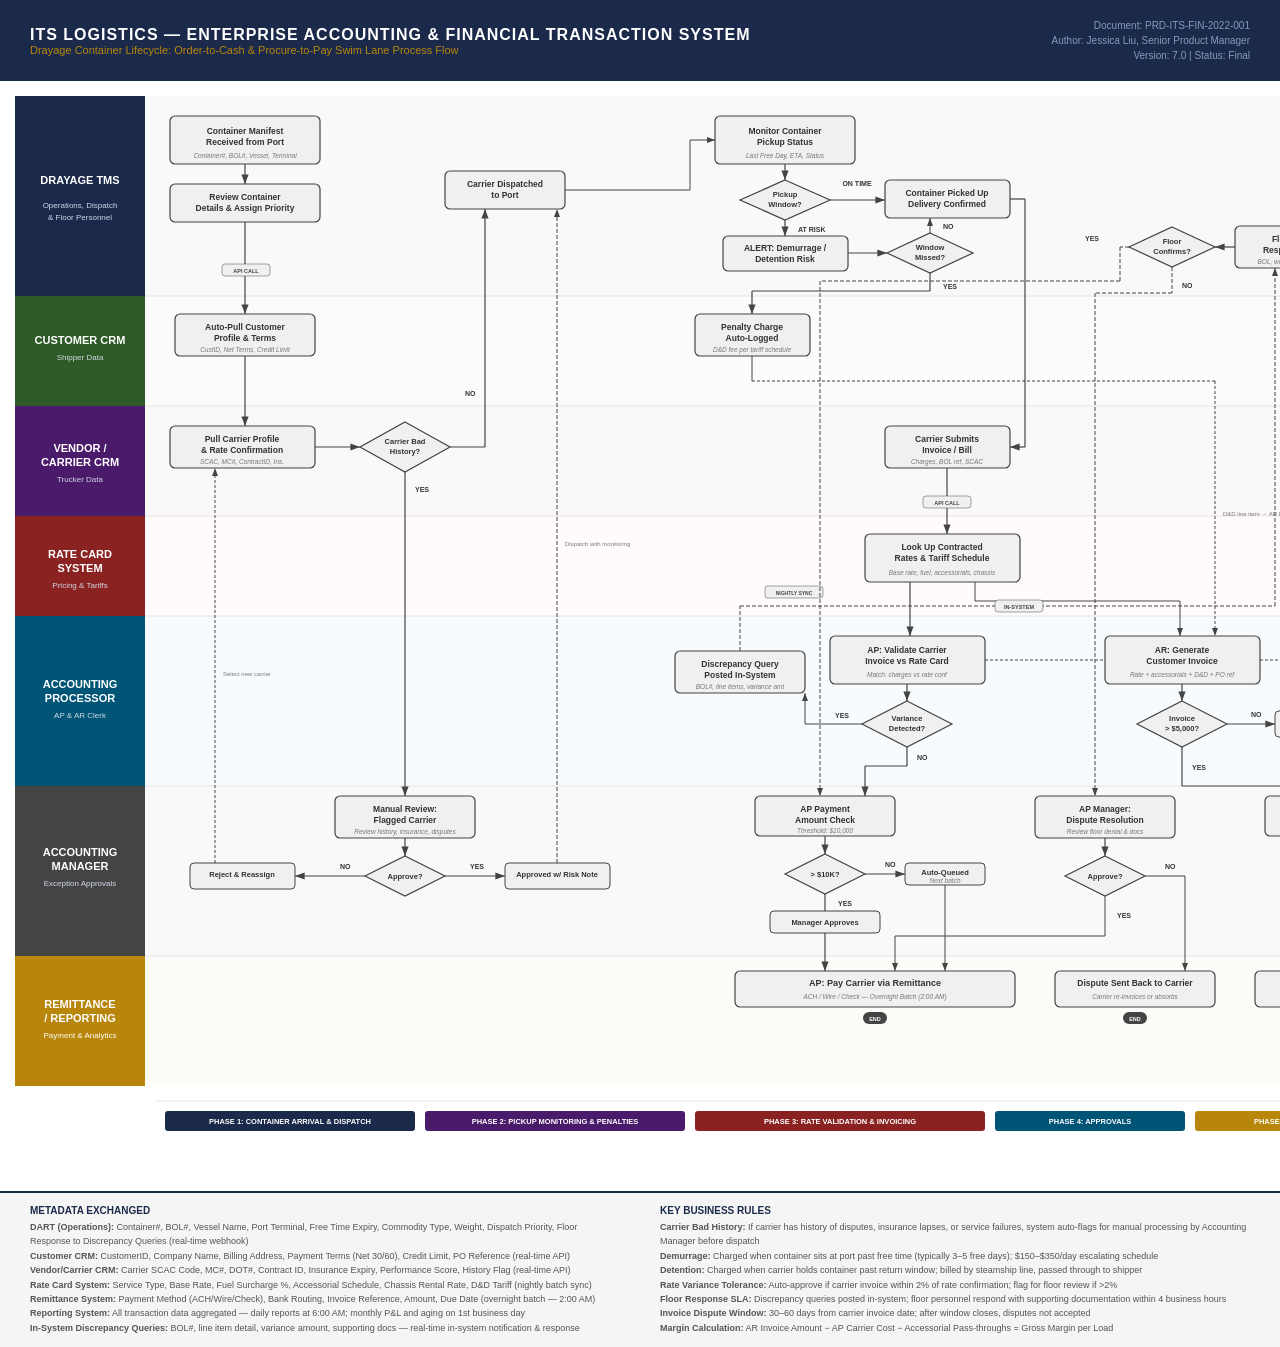
<file: ITS_Logistics_Swim_Lane_Diagram.html>
<!DOCTYPE html>
<html lang="en">
<head>
<!-- Google Analytics -->
<script async src="https://www.googletagmanager.com/gtag/js?id=G-JSM9WGBM5G"></script>
<script>
  window.dataLayer = window.dataLayer || [];
  function gtag(){dataLayer.push(arguments);}
  gtag('js', new Date());
  gtag('config', 'G-JSM9WGBM5G');
</script>
<meta charset="UTF-8">
<meta name="viewport" content="width=device-width, initial-scale=1.0">
<title>ITS Logistics — Enterprise Accounting & Financial Transaction System — Swim Lane Process Flow</title>
<style>
  @page { size: landscape; margin: 0.3in; }
  * { margin: 0; padding: 0; box-sizing: border-box; }
  body { font-family: 'Segoe UI', Arial, sans-serif; background: #fff; color: #333; }
  .header { background: #1B2A4A; color: #fff; padding: 18px 30px; display: flex; justify-content: space-between; align-items: center; }
  .header h1 { font-size: 16px; font-weight: 600; letter-spacing: 1px; }
  .header .subtitle { font-size: 11px; color: #B8860B; font-weight: 500; }
  .header .meta { font-size: 10px; color: #8899bb; text-align: right; line-height: 1.5; }
  .diagram-wrap { overflow: auto; padding: 15px; }
  svg { display: block; }
  .footer { background: #f5f5f5; border-top: 2px solid #1B2A4A; padding: 12px 30px; font-size: 9px; color: #555; display: flex; gap: 40px; flex-wrap: wrap; }
  .footer-section { flex: 1; min-width: 300px; }
  .footer-section h3 { font-size: 10px; color: #1B2A4A; margin-bottom: 4px; font-weight: 700; }
  .footer-section p { line-height: 1.6; }
</style>
</head>
<body>

<div class="header">
  <div>
    <h1>ITS LOGISTICS — ENTERPRISE ACCOUNTING & FINANCIAL TRANSACTION SYSTEM</h1>
    <div class="subtitle">Drayage Container Lifecycle: Order-to-Cash & Procure-to-Pay Swim Lane Process Flow</div>
  </div>
  <div class="meta">
    Document: PRD-ITS-FIN-2022-001<br>
    Author: Jessica Liu, Senior Product Manager<br>
    Version: 7.0 | Status: Final
  </div>
</div>

<div class="diagram-wrap">
<svg viewBox="0 0 2750 1080" width="2750" height="1080" xmlns="http://www.w3.org/2000/svg">
  <defs>
    <marker id="a" markerWidth="8" markerHeight="6" refX="8" refY="3" orient="auto"><path d="M0,0 L8,3 L0,6 Z" fill="#444"/></marker>
  </defs>

  <!-- ============ LANE BACKGROUNDS ============ -->
  <rect x="130" y="0"   width="2620" height="200" fill="#f0f3f8" opacity="0.5"/>
  <rect x="130" y="200" width="2620" height="110" fill="#f0f8f0" opacity="0.4"/>
  <rect x="130" y="310" width="2620" height="110" fill="#f5eef8" opacity="0.4"/>
  <rect x="130" y="420" width="2620" height="100" fill="#fef0f0" opacity="0.3"/>
  <rect x="130" y="520" width="2620" height="170" fill="#eef5fa" opacity="0.4"/>
  <rect x="130" y="690" width="2620" height="170" fill="#f3f3f3" opacity="0.5"/>
  <rect x="130" y="860" width="2620" height="130" fill="#fdf8ee" opacity="0.4"/>

  <!-- Lane dividers -->
  <line x1="130" y1="200" x2="2750" y2="200" stroke="#ccc" stroke-width="0.5"/>
  <line x1="130" y1="310" x2="2750" y2="310" stroke="#ccc" stroke-width="0.5"/>
  <line x1="130" y1="420" x2="2750" y2="420" stroke="#ccc" stroke-width="0.5"/>
  <line x1="130" y1="520" x2="2750" y2="520" stroke="#ccc" stroke-width="0.5"/>
  <line x1="130" y1="690" x2="2750" y2="690" stroke="#ccc" stroke-width="0.5"/>
  <line x1="130" y1="860" x2="2750" y2="860" stroke="#ccc" stroke-width="0.5"/>

  <!-- ============ SWIM LANE LABELS ============ -->
  <rect x="0" y="0" width="130" height="200" fill="#1B2A4A"/>
  <text x="65" y="88" text-anchor="middle" font-size="11" font-weight="700" fill="#fff">DRAYAGE TMS</text>
  <text x="65" y="112" text-anchor="middle" font-size="8" fill="#d0d8e8">Operations, Dispatch</text>
  <text x="65" y="124" text-anchor="middle" font-size="8" fill="#d0d8e8">&amp; Floor Personnel</text>

  <rect x="0" y="200" width="130" height="110" fill="#2d5a27"/>
  <text x="65" y="248" text-anchor="middle" font-size="11" font-weight="700" fill="#fff">CUSTOMER CRM</text>
  <text x="65" y="264" text-anchor="middle" font-size="8" fill="#d0d8e8">Shipper Data</text>

  <rect x="0" y="310" width="130" height="110" fill="#4a1a6b"/>
  <text x="65" y="356" text-anchor="middle" font-size="11" font-weight="700" fill="#fff">VENDOR /</text>
  <text x="65" y="370" text-anchor="middle" font-size="11" font-weight="700" fill="#fff">CARRIER CRM</text>
  <text x="65" y="386" text-anchor="middle" font-size="8" fill="#d0d8e8">Trucker Data</text>

  <rect x="0" y="420" width="130" height="100" fill="#8a2222"/>
  <text x="65" y="462" text-anchor="middle" font-size="11" font-weight="700" fill="#fff">RATE CARD</text>
  <text x="65" y="476" text-anchor="middle" font-size="11" font-weight="700" fill="#fff">SYSTEM</text>
  <text x="65" y="492" text-anchor="middle" font-size="8" fill="#d0d8e8">Pricing &amp; Tariffs</text>

  <rect x="0" y="520" width="130" height="170" fill="#005577"/>
  <text x="65" y="592" text-anchor="middle" font-size="11" font-weight="700" fill="#fff">ACCOUNTING</text>
  <text x="65" y="606" text-anchor="middle" font-size="11" font-weight="700" fill="#fff">PROCESSOR</text>
  <text x="65" y="622" text-anchor="middle" font-size="8" fill="#d0d8e8">AP &amp; AR Clerk</text>

  <rect x="0" y="690" width="130" height="170" fill="#444"/>
  <text x="65" y="760" text-anchor="middle" font-size="11" font-weight="700" fill="#fff">ACCOUNTING</text>
  <text x="65" y="774" text-anchor="middle" font-size="11" font-weight="700" fill="#fff">MANAGER</text>
  <text x="65" y="790" text-anchor="middle" font-size="8" fill="#d0d8e8">Exception Approvals</text>

  <rect x="0" y="860" width="130" height="130" fill="#B8860B"/>
  <text x="65" y="912" text-anchor="middle" font-size="11" font-weight="700" fill="#fff">REMITTANCE</text>
  <text x="65" y="926" text-anchor="middle" font-size="11" font-weight="700" fill="#fff">/ REPORTING</text>
  <text x="65" y="942" text-anchor="middle" font-size="8" fill="#fff">Payment &amp; Analytics</text>

  <!-- ================================================================ -->
  <!-- PHASE 1: CONTAINER ARRIVAL & DISPATCH  (x: 150-560)             -->
  <!-- ================================================================ -->

  <rect x="155" y="20" width="150" height="48" rx="5" fill="#f0f0f0" stroke="#444" stroke-width="1.2"/>
  <text x="230" y="38" text-anchor="middle" font-size="8.5" font-weight="600" fill="#333">Container Manifest</text>
  <text x="230" y="49" text-anchor="middle" font-size="8.5" font-weight="600" fill="#333">Received from Port</text>
  <text x="230" y="62" text-anchor="middle" font-size="6.5" fill="#777" font-style="italic">Container#, BOL#, Vessel, Terminal</text>
  <line x1="230" y1="68" x2="230" y2="88" stroke="#444" stroke-width="1.2" marker-end="url(#a)"/>

  <rect x="155" y="88" width="150" height="38" rx="5" fill="#f0f0f0" stroke="#444" stroke-width="1.2"/>
  <text x="230" y="104" text-anchor="middle" font-size="8.5" font-weight="600" fill="#333">Review Container</text>
  <text x="230" y="115" text-anchor="middle" font-size="8.5" font-weight="600" fill="#333">Details &amp; Assign Priority</text>
  <line x1="230" y1="126" x2="230" y2="218" stroke="#444" stroke-width="1.2" marker-end="url(#a)"/>
  <rect x="207" y="168" width="48" height="12" rx="3" fill="#f0f0f0" stroke="#444" stroke-width="0.5"/>
  <text x="231" y="177" text-anchor="middle" font-size="5.5" font-weight="700" fill="#444">API CALL</text>

  <rect x="160" y="218" width="140" height="42" rx="5" fill="#f0f0f0" stroke="#444" stroke-width="1.2"/>
  <text x="230" y="234" text-anchor="middle" font-size="8.5" font-weight="600" fill="#333">Auto-Pull Customer</text>
  <text x="230" y="245" text-anchor="middle" font-size="8.5" font-weight="600" fill="#333">Profile &amp; Terms</text>
  <text x="230" y="256" text-anchor="middle" font-size="6.5" fill="#777" font-style="italic">CustID, Net Terms, Credit Limit</text>
  <line x1="230" y1="260" x2="230" y2="330" stroke="#444" stroke-width="1.2" marker-end="url(#a)"/>

  <rect x="155" y="330" width="145" height="42" rx="5" fill="#f0f0f0" stroke="#444" stroke-width="1.2"/>
  <text x="227" y="346" text-anchor="middle" font-size="8.5" font-weight="600" fill="#333">Pull Carrier Profile</text>
  <text x="227" y="357" text-anchor="middle" font-size="8.5" font-weight="600" fill="#333">&amp; Rate Confirmation</text>
  <text x="227" y="368" text-anchor="middle" font-size="6.5" fill="#777" font-style="italic">SCAC, MC#, ContractID, Ins.</text>
  <line x1="300" y1="351" x2="345" y2="351" stroke="#444" stroke-width="1.2" marker-end="url(#a)"/>

  <polygon points="390,326 435,351 390,376 345,351" fill="#f0f0f0" stroke="#444" stroke-width="1.2"/>
  <text x="390" y="348" text-anchor="middle" font-size="7.5" font-weight="600" fill="#333">Carrier Bad</text>
  <text x="390" y="358" text-anchor="middle" font-size="7.5" font-weight="600" fill="#333">History?</text>

  <line x1="435" y1="351" x2="470" y2="351" stroke="#444" stroke-width="1.2"/>
  <line x1="470" y1="351" x2="470" y2="113" stroke="#444" stroke-width="1.2" marker-end="url(#a)"/>
  <text x="450" y="300" font-size="7" font-weight="700" fill="#333">NO</text>

  <rect x="430" y="75" width="120" height="38" rx="5" fill="#f0f0f0" stroke="#444" stroke-width="1.2"/>
  <text x="490" y="91" text-anchor="middle" font-size="8.5" font-weight="600" fill="#333">Carrier Dispatched</text>
  <text x="490" y="102" text-anchor="middle" font-size="8.5" font-weight="600" fill="#333">to Port</text>

  <line x1="390" y1="376" x2="390" y2="700" stroke="#444" stroke-width="1.2" marker-end="url(#a)"/>
  <text x="400" y="396" font-size="7" font-weight="700" fill="#333">YES</text>

  <!-- Manager Phase 1: Flagged Carrier Review -->
  <rect x="320" y="700" width="140" height="42" rx="5" fill="#f0f0f0" stroke="#444" stroke-width="1.2"/>
  <text x="390" y="716" text-anchor="middle" font-size="8.5" font-weight="600" fill="#333">Manual Review:</text>
  <text x="390" y="727" text-anchor="middle" font-size="8.5" font-weight="600" fill="#333">Flagged Carrier</text>
  <text x="390" y="738" text-anchor="middle" font-size="6.5" fill="#777" font-style="italic">Review history, insurance, disputes</text>
  <line x1="390" y1="742" x2="390" y2="760" stroke="#444" stroke-width="1.2" marker-end="url(#a)"/>
  <polygon points="390,760 430,780 390,800 350,780" fill="#f0f0f0" stroke="#444" stroke-width="1.2"/>
  <text x="390" y="783" text-anchor="middle" font-size="7.5" font-weight="600" fill="#333">Approve?</text>

  <line x1="430" y1="780" x2="490" y2="780" stroke="#444" stroke-width="1.2" marker-end="url(#a)"/>
  <text x="455" y="773" font-size="7" font-weight="700" fill="#333">YES</text>
  <rect x="490" y="767" width="105" height="26" rx="4" fill="#f0f0f0" stroke="#444" stroke-width="1"/>
  <text x="542" y="781" text-anchor="middle" font-size="7.5" font-weight="600" fill="#333">Approved w/ Risk Note</text>
  <line x1="542" y1="767" x2="542" y2="113" stroke="#444" stroke-width="1" stroke-dasharray="4,2" marker-end="url(#a)"/>
  <text x="550" y="450" font-size="6" fill="#777">Dispatch with monitoring</text>

  <line x1="350" y1="780" x2="280" y2="780" stroke="#444" stroke-width="1.2" marker-end="url(#a)"/>
  <text x="325" y="773" font-size="7" font-weight="700" fill="#333">NO</text>
  <rect x="175" y="767" width="105" height="26" rx="4" fill="#f0f0f0" stroke="#444" stroke-width="1"/>
  <text x="227" y="781" text-anchor="middle" font-size="7.5" font-weight="600" fill="#333">Reject &amp; Reassign</text>
  <line x1="200" y1="767" x2="200" y2="372" stroke="#444" stroke-width="1" stroke-dasharray="3,2" marker-end="url(#a)"/>
  <text x="208" y="580" font-size="6" fill="#777">Select new carrier</text>

  <!-- ================================================================ -->
  <!-- PHASE 2: PICKUP MONITORING (+100px spacing)                     -->
  <!-- ================================================================ -->

  <line x1="550" y1="94" x2="675" y2="94" stroke="#444" stroke-width="1"/>
  <line x1="675" y1="94" x2="675" y2="44" stroke="#444" stroke-width="1"/>
  <line x1="675" y1="44" x2="700" y2="44" stroke="#444" stroke-width="1" marker-end="url(#a)"/>

  <rect x="700" y="20" width="140" height="48" rx="5" fill="#f0f0f0" stroke="#444" stroke-width="1.2"/>
  <text x="770" y="38" text-anchor="middle" font-size="8.5" font-weight="600" fill="#333">Monitor Container</text>
  <text x="770" y="49" text-anchor="middle" font-size="8.5" font-weight="600" fill="#333">Pickup Status</text>
  <text x="770" y="62" text-anchor="middle" font-size="6.5" fill="#777" font-style="italic">Last Free Day, ETA, Status</text>

  <line x1="770" y1="68" x2="770" y2="84" stroke="#444" stroke-width="1.2" marker-end="url(#a)"/>
  <polygon points="770,84 815,104 770,124 725,104" fill="#f0f0f0" stroke="#444" stroke-width="1.2"/>
  <text x="770" y="101" text-anchor="middle" font-size="7.5" font-weight="600" fill="#333">Pickup</text>
  <text x="770" y="111" text-anchor="middle" font-size="7.5" font-weight="600" fill="#333">Window?</text>

  <!-- ON TIME → Container Picked Up (105px gap for label) -->
  <line x1="815" y1="104" x2="870" y2="104" stroke="#444" stroke-width="1.2" marker-end="url(#a)"/>
  <text x="842" y="90" text-anchor="middle" font-size="7" font-weight="700" fill="#333">ON TIME</text>

  <rect x="870" y="84" width="125" height="38" rx="5" fill="#f0f0f0" stroke="#444" stroke-width="1.2"/>
  <text x="932" y="100" text-anchor="middle" font-size="8.5" font-weight="600" fill="#333">Container Picked Up</text>
  <text x="932" y="111" text-anchor="middle" font-size="8.5" font-weight="600" fill="#333">Delivery Confirmed</text>

  <!-- AT RISK → Alert -->
  <line x1="770" y1="124" x2="770" y2="140" stroke="#444" stroke-width="1.2" marker-end="url(#a)"/>
  <text x="783" y="136" font-size="7" font-weight="700" fill="#333">AT RISK</text>

  <rect x="708" y="140" width="125" height="35" rx="5" fill="#f0f0f0" stroke="#444" stroke-width="1.2"/>
  <text x="770" y="155" text-anchor="middle" font-size="8.5" font-weight="600" fill="#333">ALERT: Demurrage /</text>
  <text x="770" y="166" text-anchor="middle" font-size="8.5" font-weight="600" fill="#333">Detention Risk</text>

  <!-- Alert → Window Missed (39px gap) -->
  <line x1="833" y1="157" x2="872" y2="157" stroke="#444" stroke-width="1.2" marker-end="url(#a)"/>

  <polygon points="915,137 958,157 915,177 872,157" fill="#f0f0f0" stroke="#444" stroke-width="1.2"/>
  <text x="915" y="154" text-anchor="middle" font-size="7.5" font-weight="600" fill="#333">Window</text>
  <text x="915" y="164" text-anchor="middle" font-size="7.5" font-weight="600" fill="#333">Missed?</text>

  <!-- Window Missed NO → Container Picked Up -->
  <line x1="915" y1="137" x2="915" y2="122" stroke="#444" stroke-width="1" marker-end="url(#a)"/>
  <text x="928" y="133" font-size="7" font-weight="700" fill="#333">NO</text>

  <!-- Window Missed YES → Penalty -->
  <line x1="915" y1="177" x2="915" y2="195" stroke="#444" stroke-width="1.2"/>
  <line x1="915" y1="195" x2="737" y2="195" stroke="#444" stroke-width="1"/>
  <line x1="737" y1="195" x2="737" y2="218" stroke="#444" stroke-width="1.2" marker-end="url(#a)"/>
  <text x="928" y="193" font-size="7" font-weight="700" fill="#333">YES</text>

  <rect x="680" y="218" width="115" height="42" rx="5" fill="#f0f0f0" stroke="#444" stroke-width="1.2"/>
  <text x="737" y="234" text-anchor="middle" font-size="8.5" font-weight="600" fill="#333">Penalty Charge</text>
  <text x="737" y="245" text-anchor="middle" font-size="8.5" font-weight="600" fill="#333">Auto-Logged</text>
  <text x="737" y="256" text-anchor="middle" font-size="6.5" fill="#777" font-style="italic">D&amp;D fee per tariff schedule</text>

  <!-- Penalty → AR Invoice -->
  <line x1="737" y1="260" x2="737" y2="285" stroke="#444" stroke-width="1"/>
  <line x1="737" y1="285" x2="1200" y2="285" stroke="#444" stroke-width="1" stroke-dasharray="3,2"/>
  <line x1="1200" y1="285" x2="1200" y2="540" stroke="#444" stroke-width="1" stroke-dasharray="3,2" marker-end="url(#a)"/>
  <text x="1208" y="420" font-size="6" fill="#777">D&amp;D line item → AR Invoice</text>

  <!-- Container Picked Up → Carrier Submits (via x:1010, well clear of diamonds) -->
  <line x1="995" y1="103" x2="1010" y2="103" stroke="#444" stroke-width="1.2"/>
  <line x1="1010" y1="103" x2="1010" y2="351" stroke="#444" stroke-width="1.2"/>
  <line x1="1010" y1="351" x2="995" y2="351" stroke="#444" stroke-width="1.2" marker-end="url(#a)"/>

  <rect x="870" y="330" width="125" height="42" rx="5" fill="#f0f0f0" stroke="#444" stroke-width="1.2"/>
  <text x="932" y="346" text-anchor="middle" font-size="8.5" font-weight="600" fill="#333">Carrier Submits</text>
  <text x="932" y="357" text-anchor="middle" font-size="8.5" font-weight="600" fill="#333">Invoice / Bill</text>
  <text x="932" y="368" text-anchor="middle" font-size="6.5" fill="#777" font-style="italic">Charges, BOL ref, SCAC</text>

  <line x1="932" y1="372" x2="932" y2="438" stroke="#444" stroke-width="1.2" marker-end="url(#a)"/>
  <rect x="908" y="400" width="48" height="12" rx="3" fill="#f0f0f0" stroke="#444" stroke-width="0.5"/>
  <text x="932" y="409" text-anchor="middle" font-size="5.5" font-weight="700" fill="#444">API CALL</text>

  <!-- ================================================================ -->
  <!-- PHASE 3: RATE VALIDATION & INVOICING                            -->
  <!-- ================================================================ -->

  <rect x="850" y="438" width="155" height="48" rx="5" fill="#f0f0f0" stroke="#444" stroke-width="1.2"/>
  <text x="927" y="454" text-anchor="middle" font-size="8.5" font-weight="600" fill="#333">Look Up Contracted</text>
  <text x="927" y="465" text-anchor="middle" font-size="8.5" font-weight="600" fill="#333">Rates &amp; Tariff Schedule</text>
  <text x="927" y="479" text-anchor="middle" font-size="6.5" fill="#777" font-style="italic">Base rate, fuel, accessorials, chassis</text>
  <rect x="750" y="490" width="58" height="12" rx="3" fill="#f0f0f0" stroke="#444" stroke-width="0.5"/>
  <text x="779" y="499" text-anchor="middle" font-size="5" font-weight="700" fill="#444">NIGHTLY SYNC</text>

  <!-- Fork to AP and AR -->
  <line x1="895" y1="486" x2="895" y2="540" stroke="#444" stroke-width="1.2" marker-end="url(#a)"/>
  <line x1="960" y1="486" x2="960" y2="505" stroke="#444" stroke-width="1"/>
  <line x1="960" y1="505" x2="1165" y2="505" stroke="#444" stroke-width="1"/>
  <line x1="1165" y1="505" x2="1165" y2="540" stroke="#444" stroke-width="1" marker-end="url(#a)"/>

  <!-- AP: Validate Carrier Invoice -->
  <rect x="815" y="540" width="155" height="48" rx="5" fill="#f0f0f0" stroke="#444" stroke-width="1.2"/>
  <text x="892" y="557" text-anchor="middle" font-size="8.5" font-weight="600" fill="#333">AP: Validate Carrier</text>
  <text x="892" y="568" text-anchor="middle" font-size="8.5" font-weight="600" fill="#333">Invoice vs Rate Card</text>
  <text x="892" y="581" text-anchor="middle" font-size="6.5" fill="#777" font-style="italic">Match: charges vs rate conf</text>

  <line x1="892" y1="588" x2="892" y2="605" stroke="#444" stroke-width="1.2" marker-end="url(#a)"/>
  <polygon points="892,605 937,628 892,651 847,628" fill="#f0f0f0" stroke="#444" stroke-width="1.2"/>
  <text x="892" y="625" text-anchor="middle" font-size="7.5" font-weight="600" fill="#333">Variance</text>
  <text x="892" y="635" text-anchor="middle" font-size="7.5" font-weight="600" fill="#333">Detected?</text>

  <!-- NO → AP Payment Check -->
  <line x1="892" y1="651" x2="892" y2="670" stroke="#444" stroke-width="1.2"/>
  <line x1="892" y1="670" x2="850" y2="670" stroke="#444" stroke-width="1"/>
  <line x1="850" y1="670" x2="850" y2="700" stroke="#444" stroke-width="1.2" marker-end="url(#a)"/>
  <text x="902" y="664" font-size="7" font-weight="700" fill="#333">NO</text>

  <!-- YES → Discrepancy Query -->
  <line x1="847" y1="628" x2="790" y2="628" stroke="#444" stroke-width="1.2"/>
  <line x1="790" y1="628" x2="790" y2="597" stroke="#444" stroke-width="1" marker-end="url(#a)"/>
  <text x="820" y="622" font-size="7" font-weight="700" fill="#333">YES</text>

  <rect x="660" y="555" width="130" height="42" rx="5" fill="#f0f0f0" stroke="#444" stroke-width="1.2"/>
  <text x="725" y="571" text-anchor="middle" font-size="8.5" font-weight="600" fill="#333">Discrepancy Query</text>
  <text x="725" y="582" text-anchor="middle" font-size="8.5" font-weight="600" fill="#333">Posted In-System</text>
  <text x="725" y="593" text-anchor="middle" font-size="6.5" fill="#777" font-style="italic">BOL#, line items, variance amt</text>

  <!-- UP to Floor Reviews (route at x:1260) — cross-lane dashed -->
  <line x1="725" y1="555" x2="725" y2="510" stroke="#444" stroke-width="1" stroke-dasharray="4,2"/>
  <line x1="725" y1="510" x2="1260" y2="510" stroke="#444" stroke-width="1" stroke-dasharray="4,2"/>
  <line x1="1260" y1="510" x2="1260" y2="172" stroke="#444" stroke-width="1" stroke-dasharray="4,2" marker-end="url(#a)"/>
  <rect x="980" y="504" width="48" height="12" rx="3" fill="#f0f0f0" stroke="#444" stroke-width="0.5"/>
  <text x="1004" y="513" text-anchor="middle" font-size="5.5" font-weight="700" fill="#444">IN-SYSTEM</text>

  <!-- Floor Reviews (+200px from original, well separated) -->
  <rect x="1220" y="130" width="140" height="42" rx="5" fill="#f0f0f0" stroke="#444" stroke-width="1.2"/>
  <text x="1290" y="146" text-anchor="middle" font-size="8.5" font-weight="600" fill="#333">Floor Reviews &amp;</text>
  <text x="1290" y="157" text-anchor="middle" font-size="8.5" font-weight="600" fill="#333">Responds In-System</text>
  <text x="1290" y="168" text-anchor="middle" font-size="6.5" fill="#777" font-style="italic">BOL, weight tickets, accessorials</text>

  <line x1="1220" y1="151" x2="1200" y2="151" stroke="#444" stroke-width="1.2" marker-end="url(#a)"/>

  <!-- Floor Confirms (+200px from original) -->
  <polygon points="1157,131 1200,151 1157,171 1114,151" fill="#f0f0f0" stroke="#444" stroke-width="1.2"/>
  <text x="1157" y="148" text-anchor="middle" font-size="7.5" font-weight="600" fill="#333">Floor</text>
  <text x="1157" y="158" text-anchor="middle" font-size="7.5" font-weight="600" fill="#333">Confirms?</text>

  <!-- YES → AP Payment Check: left from diamond, down to y:185 (above NO vertical at y:197), left to x:805, then down -->
  <line x1="1114" y1="151" x2="1105" y2="151" stroke="#444" stroke-width="1" stroke-dasharray="4,2"/>
  <line x1="1105" y1="151" x2="1105" y2="185" stroke="#444" stroke-width="1" stroke-dasharray="4,2"/>
  <line x1="1105" y1="185" x2="805" y2="185" stroke="#444" stroke-width="1" stroke-dasharray="4,2"/>
  <line x1="805" y1="185" x2="805" y2="700" stroke="#444" stroke-width="1" stroke-dasharray="4,2" marker-end="url(#a)"/>
  <text x="1070" y="145" font-size="7" font-weight="700" fill="#333">YES</text>

  <!-- NO → AP Dispute: down from diamond, left to x:1080 at y:197, then down (12px below YES horizontal) -->
  <line x1="1157" y1="171" x2="1157" y2="197" stroke="#444" stroke-width="1" stroke-dasharray="4,2"/>
  <line x1="1157" y1="197" x2="1080" y2="197" stroke="#444" stroke-width="1" stroke-dasharray="4,2"/>
  <line x1="1080" y1="197" x2="1080" y2="700" stroke="#444" stroke-width="1" stroke-dasharray="4,2" marker-end="url(#a)"/>
  <text x="1167" y="192" font-size="7" font-weight="700" fill="#333">NO</text>

  <!-- ================================================================ -->
  <!-- AR TRACK                                                         -->
  <!-- ================================================================ -->

  <rect x="1090" y="540" width="155" height="48" rx="5" fill="#f0f0f0" stroke="#444" stroke-width="1.2"/>
  <text x="1167" y="557" text-anchor="middle" font-size="8.5" font-weight="600" fill="#333">AR: Generate</text>
  <text x="1167" y="568" text-anchor="middle" font-size="8.5" font-weight="600" fill="#333">Customer Invoice</text>
  <text x="1167" y="581" text-anchor="middle" font-size="6.5" fill="#777" font-style="italic">Rate + accessorials + D&amp;D + PO ref</text>

  <line x1="1167" y1="588" x2="1167" y2="605" stroke="#444" stroke-width="1.2" marker-end="url(#a)"/>
  <polygon points="1167,605 1212,628 1167,651 1122,628" fill="#f0f0f0" stroke="#444" stroke-width="1.2"/>
  <text x="1167" y="625" text-anchor="middle" font-size="7.5" font-weight="600" fill="#333">Invoice</text>
  <text x="1167" y="635" text-anchor="middle" font-size="7.5" font-weight="600" fill="#333">&gt; $5,000?</text>

  <!-- YES → AR Manager Review (y:690) -->
  <line x1="1167" y1="651" x2="1167" y2="690" stroke="#444" stroke-width="1.2"/>
  <text x="1177" y="674" font-size="7" font-weight="700" fill="#333">YES</text>
  <line x1="1167" y1="690" x2="1315" y2="690" stroke="#444" stroke-width="1"/>
  <line x1="1315" y1="690" x2="1315" y2="700" stroke="#444" stroke-width="1" marker-end="url(#a)"/>

  <!-- NO → Auto-Approved (y:686, no crossing) -->
  <line x1="1212" y1="628" x2="1260" y2="628" stroke="#444" stroke-width="1.2" marker-end="url(#a)"/>
  <text x="1236" y="621" font-size="7" font-weight="700" fill="#333">NO</text>
  <rect x="1260" y="615" width="85" height="26" rx="4" fill="#f0f0f0" stroke="#444" stroke-width="1"/>
  <text x="1302" y="629" text-anchor="middle" font-size="7.5" font-weight="600" fill="#333">Auto-Approved</text>
  <text x="1302" y="638" text-anchor="middle" font-size="6.5" fill="#777" font-style="italic">Stamp &amp; queue</text>
  <line x1="1302" y1="641" x2="1302" y2="686" stroke="#444" stroke-width="1"/>
  <line x1="1302" y1="686" x2="1400" y2="686" stroke="#444" stroke-width="1"/>
  <line x1="1400" y1="686" x2="1400" y2="875" stroke="#444" stroke-width="1" marker-end="url(#a)"/>

  <!-- ================================================================ -->
  <!-- MANAGER LANE                                                     -->
  <!-- ================================================================ -->

  <rect x="740" y="700" width="140" height="40" rx="5" fill="#f0f0f0" stroke="#444" stroke-width="1.2"/>
  <text x="810" y="716" text-anchor="middle" font-size="8.5" font-weight="600" fill="#333">AP Payment</text>
  <text x="810" y="727" text-anchor="middle" font-size="8.5" font-weight="600" fill="#333">Amount Check</text>
  <text x="810" y="737" text-anchor="middle" font-size="6.5" fill="#777" font-style="italic">Threshold: $10,000</text>
  <line x1="810" y1="740" x2="810" y2="758" stroke="#444" stroke-width="1.2" marker-end="url(#a)"/>
  <polygon points="810,758 850,778 810,798 770,778" fill="#f0f0f0" stroke="#444" stroke-width="1.2"/>
  <text x="810" y="781" text-anchor="middle" font-size="7.5" font-weight="600" fill="#333">&gt; $10K?</text>

  <line x1="810" y1="798" x2="810" y2="815" stroke="#444" stroke-width="1.2"/>
  <text x="823" y="810" font-size="7" font-weight="700" fill="#333">YES</text>
  <rect x="755" y="815" width="110" height="22" rx="4" fill="#f0f0f0" stroke="#444" stroke-width="1"/>
  <text x="810" y="829" text-anchor="middle" font-size="7.5" font-weight="600" fill="#333">Manager Approves</text>
  <line x1="810" y1="837" x2="810" y2="875" stroke="#444" stroke-width="1.2" marker-end="url(#a)"/>

  <line x1="850" y1="778" x2="890" y2="778" stroke="#444" stroke-width="1.2" marker-end="url(#a)"/>
  <text x="870" y="771" font-size="7" font-weight="700" fill="#333">NO</text>
  <rect x="890" y="767" width="80" height="22" rx="4" fill="#f0f0f0" stroke="#444" stroke-width="1"/>
  <text x="930" y="779" text-anchor="middle" font-size="7.5" font-weight="600" fill="#333">Auto-Queued</text>
  <text x="930" y="787" text-anchor="middle" font-size="6.5" fill="#777" font-style="italic">Next batch</text>
  <line x1="930" y1="789" x2="930" y2="875" stroke="#444" stroke-width="1" marker-end="url(#a)"/>

  <!-- AP Dispute Resolution -->
  <rect x="1020" y="700" width="140" height="42" rx="5" fill="#f0f0f0" stroke="#444" stroke-width="1.2"/>
  <text x="1090" y="716" text-anchor="middle" font-size="8.5" font-weight="600" fill="#333">AP Manager:</text>
  <text x="1090" y="727" text-anchor="middle" font-size="8.5" font-weight="600" fill="#333">Dispute Resolution</text>
  <text x="1090" y="738" text-anchor="middle" font-size="6.5" fill="#777" font-style="italic">Review floor denial &amp; docs</text>
  <line x1="1090" y1="742" x2="1090" y2="760" stroke="#444" stroke-width="1.2" marker-end="url(#a)"/>
  <polygon points="1090,760 1130,780 1090,800 1050,780" fill="#f0f0f0" stroke="#444" stroke-width="1.2"/>
  <text x="1090" y="783" text-anchor="middle" font-size="7.5" font-weight="600" fill="#333">Approve?</text>

  <line x1="1090" y1="800" x2="1090" y2="840" stroke="#444" stroke-width="1"/>
  <line x1="1090" y1="840" x2="880" y2="840" stroke="#444" stroke-width="1"/>
  <line x1="880" y1="840" x2="880" y2="875" stroke="#444" stroke-width="1" marker-end="url(#a)"/>
  <text x="1102" y="822" font-size="7" font-weight="700" fill="#333">YES</text>

  <line x1="1130" y1="780" x2="1170" y2="780" stroke="#444" stroke-width="1.2"/>
  <text x="1150" y="773" font-size="7" font-weight="700" fill="#333">NO</text>
  <line x1="1170" y1="780" x2="1170" y2="875" stroke="#444" stroke-width="1" marker-end="url(#a)"/>

  <!-- AR Manager Review -->
  <rect x="1250" y="700" width="130" height="40" rx="5" fill="#f0f0f0" stroke="#444" stroke-width="1.2"/>
  <text x="1315" y="716" text-anchor="middle" font-size="8.5" font-weight="600" fill="#333">AR Manager Review</text>
  <text x="1315" y="729" text-anchor="middle" font-size="6.5" fill="#777" font-style="italic">Verify high-value invoice</text>
  <text x="1315" y="737" text-anchor="middle" font-size="6.5" fill="#777" font-style="italic">accuracy &amp; authorize</text>
  <line x1="1315" y1="740" x2="1315" y2="875" stroke="#444" stroke-width="1.2" marker-end="url(#a)"/>
  <text x="1325" y="810" font-size="7" font-weight="700" fill="#333">APPROVED</text>

  <!-- ================================================================ -->
  <!-- REMITTANCE LANE — END badges below boxes                         -->
  <!-- ================================================================ -->

  <rect x="720" y="875" width="280" height="36" rx="5" fill="#f0f0f0" stroke="#444" stroke-width="1.2"/>
  <text x="860" y="890" text-anchor="middle" font-size="9" font-weight="600" fill="#333">AP: Pay Carrier via Remittance</text>
  <text x="860" y="903" text-anchor="middle" font-size="6.5" fill="#777" font-style="italic">ACH / Wire / Check — Overnight Batch (2:00 AM)</text>
  <rect x="848" y="916" width="24" height="12" rx="6" fill="#444"/>
  <text x="860" y="925" text-anchor="middle" font-size="5.5" font-weight="700" fill="#fff">END</text>

  <rect x="1040" y="875" width="160" height="36" rx="5" fill="#f0f0f0" stroke="#444" stroke-width="1.2"/>
  <text x="1120" y="890" text-anchor="middle" font-size="8.5" font-weight="600" fill="#333">Dispute Sent Back to Carrier</text>
  <text x="1120" y="903" text-anchor="middle" font-size="6.5" fill="#777" font-style="italic">Carrier re-invoices or absorbs</text>
  <rect x="1108" y="916" width="24" height="12" rx="6" fill="#444"/>
  <text x="1120" y="925" text-anchor="middle" font-size="5.5" font-weight="700" fill="#fff">END</text>

  <rect x="1240" y="875" width="195" height="36" rx="5" fill="#f0f0f0" stroke="#444" stroke-width="1.2"/>
  <text x="1337" y="890" text-anchor="middle" font-size="9" font-weight="600" fill="#333">AR: Send Invoice to Shipper</text>
  <text x="1337" y="903" text-anchor="middle" font-size="6.5" fill="#777" font-style="italic">Email + Customer Portal — Real-time</text>

  <!-- ================================================================ -->
  <!-- PHASE 6: RECONCILIATION & REPORTING                              -->
  <!-- ================================================================ -->

  <line x1="970" y1="564" x2="1090" y2="564" stroke="#444" stroke-width="1" stroke-dasharray="3,2"/>
  <line x1="1245" y1="564" x2="1500" y2="564" stroke="#444" stroke-width="1" stroke-dasharray="3,2" marker-end="url(#a)"/>

  <rect x="1500" y="540" width="160" height="55" rx="5" fill="#f0f0f0" stroke="#444" stroke-width="1.2"/>
  <text x="1580" y="557" text-anchor="middle" font-size="8.5" font-weight="600" fill="#333">Daily Reconciliation</text>
  <text x="1580" y="570" text-anchor="middle" font-size="8.5" font-weight="600" fill="#333">Match AR Invoices</text>
  <text x="1580" y="581" text-anchor="middle" font-size="8.5" font-weight="600" fill="#333">Against AP Payments</text>
  <text x="1580" y="592" text-anchor="middle" font-size="6.5" fill="#777" font-style="italic">Calculate margin per load</text>

  <line x1="1580" y1="595" x2="1580" y2="612" stroke="#444" stroke-width="1.2" marker-end="url(#a)"/>
  <polygon points="1580,612 1625,635 1580,658 1535,635" fill="#f0f0f0" stroke="#444" stroke-width="1.2"/>
  <text x="1580" y="632" text-anchor="middle" font-size="7.5" font-weight="600" fill="#333">All Items</text>
  <text x="1580" y="642" text-anchor="middle" font-size="7.5" font-weight="600" fill="#333">Matched?</text>

  <line x1="1580" y1="658" x2="1580" y2="700" stroke="#444" stroke-width="1.2" marker-end="url(#a)"/>
  <text x="1593" y="683" font-size="7" font-weight="700" fill="#333">NO</text>

  <rect x="1515" y="700" width="130" height="42" rx="5" fill="#f0f0f0" stroke="#444" stroke-width="1.2"/>
  <text x="1580" y="716" text-anchor="middle" font-size="8.5" font-weight="600" fill="#333">Exception Report</text>
  <text x="1580" y="729" text-anchor="middle" font-size="6.5" fill="#777" font-style="italic">Unmatched/disputed items</text>
  <text x="1580" y="738" text-anchor="middle" font-size="6.5" fill="#777" font-style="italic">→ Manager review queue</text>

  <line x1="1515" y1="721" x2="1490" y2="721" stroke="#444" stroke-width="1"/>
  <line x1="1490" y1="721" x2="1490" y2="565" stroke="#444" stroke-width="1" stroke-dasharray="3,2"/>
  <line x1="1490" y1="565" x2="1500" y2="565" stroke="#444" stroke-width="1" marker-end="url(#a)"/>
  <text x="1478" y="650" font-size="6" fill="#777">Rework</text>

  <line x1="1625" y1="635" x2="1665" y2="635" stroke="#444" stroke-width="1.2" marker-end="url(#a)"/>
  <text x="1645" y="628" font-size="7" font-weight="700" fill="#333">YES</text>

  <rect x="1665" y="622" width="95" height="26" rx="4" fill="#f0f0f0" stroke="#444" stroke-width="1"/>
  <text x="1712" y="636" text-anchor="middle" font-size="7.5" font-weight="600" fill="#333">Reconciled</text>
  <text x="1712" y="645" text-anchor="middle" font-size="6.5" fill="#777" font-style="italic">Margin confirmed</text>
  <line x1="1712" y1="648" x2="1712" y2="875" stroke="#444" stroke-width="1.2" marker-end="url(#a)"/>

  <!-- Feed from AR Send Invoice → Reconciliation -->
  <line x1="1435" y1="893" x2="1470" y2="893" stroke="#444" stroke-width="1"/>
  <line x1="1470" y1="893" x2="1470" y2="570" stroke="#444" stroke-width="1"/>
  <line x1="1470" y1="570" x2="1500" y2="570" stroke="#444" stroke-width="1" marker-end="url(#a)"/>

  <!-- Daily Recon → AR Aging -->
  <line x1="1660" y1="567" x2="1870" y2="567" stroke="#444" stroke-width="1" marker-end="url(#a)"/>

  <rect x="1870" y="540" width="140" height="55" rx="5" fill="#f0f0f0" stroke="#444" stroke-width="1.2"/>
  <text x="1940" y="557" text-anchor="middle" font-size="8.5" font-weight="600" fill="#333">AR Aging Monitor</text>
  <text x="1940" y="570" text-anchor="middle" font-size="8.5" font-weight="600" fill="#333">Track Customer</text>
  <text x="1940" y="581" text-anchor="middle" font-size="8.5" font-weight="600" fill="#333">Payment Status</text>
  <text x="1940" y="592" text-anchor="middle" font-size="6.5" fill="#777" font-style="italic">Flag: 30/60/90 day overdue</text>

  <line x1="1940" y1="595" x2="1940" y2="612" stroke="#444" stroke-width="1.2" marker-end="url(#a)"/>
  <polygon points="1940,612 1985,635 1940,658 1895,635" fill="#f0f0f0" stroke="#444" stroke-width="1.2"/>
  <text x="1940" y="632" text-anchor="middle" font-size="7.5" font-weight="600" fill="#333">Overdue</text>
  <text x="1940" y="642" text-anchor="middle" font-size="7.5" font-weight="600" fill="#333">&gt; 30 days?</text>

  <line x1="1940" y1="658" x2="1940" y2="700" stroke="#444" stroke-width="1.2" marker-end="url(#a)"/>
  <text x="1953" y="683" font-size="7" font-weight="700" fill="#333">YES</text>

  <rect x="1875" y="700" width="130" height="42" rx="5" fill="#f0f0f0" stroke="#444" stroke-width="1.2"/>
  <text x="1940" y="716" text-anchor="middle" font-size="8.5" font-weight="600" fill="#333">Collections Notice</text>
  <text x="1940" y="729" text-anchor="middle" font-size="6.5" fill="#777" font-style="italic">Auto-escalate to Manager</text>
  <text x="1940" y="738" text-anchor="middle" font-size="6.5" fill="#777" font-style="italic">Credit hold if &gt;90 days</text>
  <line x1="1940" y1="742" x2="1940" y2="875" stroke="#444" stroke-width="1" stroke-dasharray="3,2" marker-end="url(#a)"/>
  <text x="1948" y="810" font-size="6" fill="#777">Log to aging report</text>

  <line x1="1985" y1="635" x2="2040" y2="635" stroke="#444" stroke-width="1.2" marker-end="url(#a)"/>
  <text x="2012" y="628" font-size="7" font-weight="700" fill="#333">NO</text>
  <rect x="2040" y="622" width="95" height="26" rx="4" fill="#f0f0f0" stroke="#444" stroke-width="1"/>
  <text x="2087" y="636" text-anchor="middle" font-size="7.5" font-weight="600" fill="#333">Payment On Track</text>
  <rect x="2075" y="654" width="24" height="12" rx="6" fill="#444"/>
  <text x="2087" y="663" text-anchor="middle" font-size="5.5" font-weight="700" fill="#fff">END</text>

  <!-- Report boxes -->
  <rect x="1660" y="875" width="110" height="42" rx="5" fill="#f0f0f0" stroke="#444" stroke-width="1.2"/>
  <text x="1715" y="890" text-anchor="middle" font-size="8.5" font-weight="600" fill="#333">Daily Reports</text>
  <text x="1715" y="903" text-anchor="middle" font-size="6.5" fill="#777" font-style="italic">Transaction summary</text>
  <text x="1715" y="912" text-anchor="middle" font-size="6.5" fill="#777" font-style="italic">Margin by load (6:00 AM)</text>

  <rect x="1790" y="875" width="110" height="42" rx="5" fill="#f0f0f0" stroke="#444" stroke-width="1.2"/>
  <text x="1845" y="890" text-anchor="middle" font-size="8.5" font-weight="600" fill="#333">Monthly Reports</text>
  <text x="1845" y="903" text-anchor="middle" font-size="6.5" fill="#777" font-style="italic">P&amp;L by customer/carrier</text>
  <text x="1845" y="912" text-anchor="middle" font-size="6.5" fill="#777" font-style="italic">AR/AP aging analysis</text>

  <rect x="1920" y="875" width="110" height="42" rx="5" fill="#f0f0f0" stroke="#444" stroke-width="1.2"/>
  <text x="1975" y="890" text-anchor="middle" font-size="8.5" font-weight="600" fill="#333">Penalty Reports</text>
  <text x="1975" y="903" text-anchor="middle" font-size="6.5" fill="#777" font-style="italic">D&amp;D charges incurred</text>
  <text x="1975" y="912" text-anchor="middle" font-size="6.5" fill="#777" font-style="italic">Carrier performance</text>
  <rect x="1963" y="922" width="24" height="12" rx="6" fill="#444"/>
  <text x="1975" y="931" text-anchor="middle" font-size="5.5" font-weight="700" fill="#fff">END</text>

  <!-- ============ LEGEND ============ -->
  <rect x="2200" y="15" width="290" height="155" rx="5" fill="#fff" stroke="#ccc" stroke-width="1"/>
  <text x="2345" y="33" text-anchor="middle" font-size="10" font-weight="700" fill="#1B2A4A">LEGEND</text>
  <line x1="2215" y1="40" x2="2475" y2="40" stroke="#ccc" stroke-width="0.5"/>
  <rect x="2215" y="50" width="35" height="14" rx="3" fill="#f0f0f0" stroke="#444" stroke-width="1"/>
  <text x="2265" y="61" font-size="7.5" fill="#333">Process / Activity</text>
  <polygon points="2232,76 2240,70 2248,76 2240,82" fill="#f0f0f0" stroke="#444" stroke-width="1"/>
  <text x="2265" y="80" font-size="7.5" fill="#333">Decision / Business Rule</text>
  <line x1="2215" y1="94" x2="2250" y2="94" stroke="#444" stroke-width="1.2" marker-end="url(#a)"/>
  <text x="2265" y="98" font-size="7.5" fill="#333">Sequential Flow</text>
  <line x1="2215" y1="112" x2="2250" y2="112" stroke="#444" stroke-width="1.2" stroke-dasharray="4,2" marker-end="url(#a)"/>
  <text x="2265" y="116" font-size="7.5" fill="#333">Cross-lane / Return Path</text>
  <rect x="2215" y="126" width="42" height="11" rx="3" fill="#f0f0f0" stroke="#444" stroke-width="0.5"/>
  <text x="2236" y="134" text-anchor="middle" font-size="5" font-weight="700" fill="#444">API CALL</text>
  <text x="2265" y="134" font-size="7.5" fill="#333">System Integration Sync</text>
  <rect x="2225" y="148" width="16" height="11" rx="5" fill="#444"/>
  <text x="2233" y="156" text-anchor="middle" font-size="5" font-weight="700" fill="#fff">END</text>
  <text x="2265" y="157" font-size="7.5" fill="#333">Process Complete (terminal)</text>

  <rect x="2200" y="180" width="290" height="78" rx="5" fill="#fafafa" stroke="#ccc" stroke-width="1"/>
  <text x="2345" y="196" text-anchor="middle" font-size="9" font-weight="700" fill="#1B2A4A">THRESHOLD RULES</text>
  <line x1="2215" y1="202" x2="2475" y2="202" stroke="#ccc" stroke-width="0.5"/>
  <text x="2220" y="215" font-size="7.5" fill="#333">AR Invoice &gt; $5,000 → Manager approval required</text>
  <text x="2220" y="227" font-size="7.5" fill="#333">AP Payment &gt; $10,000 → Manager approval required</text>
  <text x="2220" y="239" font-size="7.5" fill="#333">AR Aging &gt; 90 days → Credit hold, collections escalation</text>
  <text x="2220" y="251" font-size="7.5" fill="#333">Rate Variance &gt; 2% → Floor validation required</text>

  <!-- Phase labels -->
  <line x1="140" y1="1005" x2="2100" y2="1005" stroke="#ccc" stroke-width="0.5"/>
  <rect x="150"  y="1015" width="250" height="20" rx="3" fill="#1B2A4A"/>
  <text x="275"  y="1028" text-anchor="middle" font-size="7.5" font-weight="700" fill="#fff">PHASE 1: CONTAINER ARRIVAL &amp; DISPATCH</text>
  <rect x="410"  y="1015" width="260" height="20" rx="3" fill="#4a1a6b"/>
  <text x="540"  y="1028" text-anchor="middle" font-size="7.5" font-weight="700" fill="#fff">PHASE 2: PICKUP MONITORING &amp; PENALTIES</text>
  <rect x="680"  y="1015" width="290" height="20" rx="3" fill="#8a2222"/>
  <text x="825"  y="1028" text-anchor="middle" font-size="7.5" font-weight="700" fill="#fff">PHASE 3: RATE VALIDATION &amp; INVOICING</text>
  <rect x="980"  y="1015" width="190" height="20" rx="3" fill="#005577"/>
  <text x="1075" y="1028" text-anchor="middle" font-size="7.5" font-weight="700" fill="#fff">PHASE 4: APPROVALS</text>
  <rect x="1180" y="1015" width="190" height="20" rx="3" fill="#B8860B"/>
  <text x="1275" y="1028" text-anchor="middle" font-size="7.5" font-weight="700" fill="#fff">PHASE 5: PAYMENT</text>
  <rect x="1380" y="1015" width="290" height="20" rx="3" fill="#444"/>
  <text x="1525" y="1028" text-anchor="middle" font-size="7.5" font-weight="700" fill="#fff">PHASE 6: RECONCILIATION &amp; REPORTING</text>

</svg>
</div>

<div class="footer">
  <div class="footer-section">
    <h3>METADATA EXCHANGED</h3>
    <p>
      <strong>DART (Operations):</strong> Container#, BOL#, Vessel Name, Port Terminal, Free Time Expiry, Commodity Type, Weight, Dispatch Priority, Floor Response to Discrepancy Queries (real-time webhook)<br>
      <strong>Customer CRM:</strong> CustomerID, Company Name, Billing Address, Payment Terms (Net 30/60), Credit Limit, PO Reference (real-time API)<br>
      <strong>Vendor/Carrier CRM:</strong> Carrier SCAC Code, MC#, DOT#, Contract ID, Insurance Expiry, Performance Score, History Flag (real-time API)<br>
      <strong>Rate Card System:</strong> Service Type, Base Rate, Fuel Surcharge %, Accessorial Schedule, Chassis Rental Rate, D&amp;D Tariff (nightly batch sync)<br>
      <strong>Remittance System:</strong> Payment Method (ACH/Wire/Check), Bank Routing, Invoice Reference, Amount, Due Date (overnight batch — 2:00 AM)<br>
      <strong>Reporting System:</strong> All transaction data aggregated — daily reports at 6:00 AM; monthly P&amp;L and aging on 1st business day<br>
      <strong>In-System Discrepancy Queries:</strong> BOL#, line item detail, variance amount, supporting docs — real-time in-system notification &amp; response
    </p>
  </div>
  <div class="footer-section">
    <h3>KEY BUSINESS RULES</h3>
    <p>
      <strong>Carrier Bad History:</strong> If carrier has history of disputes, insurance lapses, or service failures, system auto-flags for manual processing by Accounting Manager before dispatch<br>
      <strong>Demurrage:</strong> Charged when container sits at port past free time (typically 3–5 free days); $150–$350/day escalating schedule<br>
      <strong>Detention:</strong> Charged when carrier holds container past return window; billed by steamship line, passed through to shipper<br>
      <strong>Rate Variance Tolerance:</strong> Auto-approve if carrier invoice within 2% of rate confirmation; flag for floor review if &gt;2%<br>
      <strong>Floor Response SLA:</strong> Discrepancy queries posted in-system; floor personnel respond with supporting documentation within 4 business hours<br>
      <strong>Invoice Dispute Window:</strong> 30–60 days from carrier invoice date; after window closes, disputes not accepted<br>
      <strong>Margin Calculation:</strong> AR Invoice Amount − AP Carrier Cost − Accessorial Pass-throughs = Gross Margin per Load
    </p>
  </div>
</div>

</body>
</html>
</file>
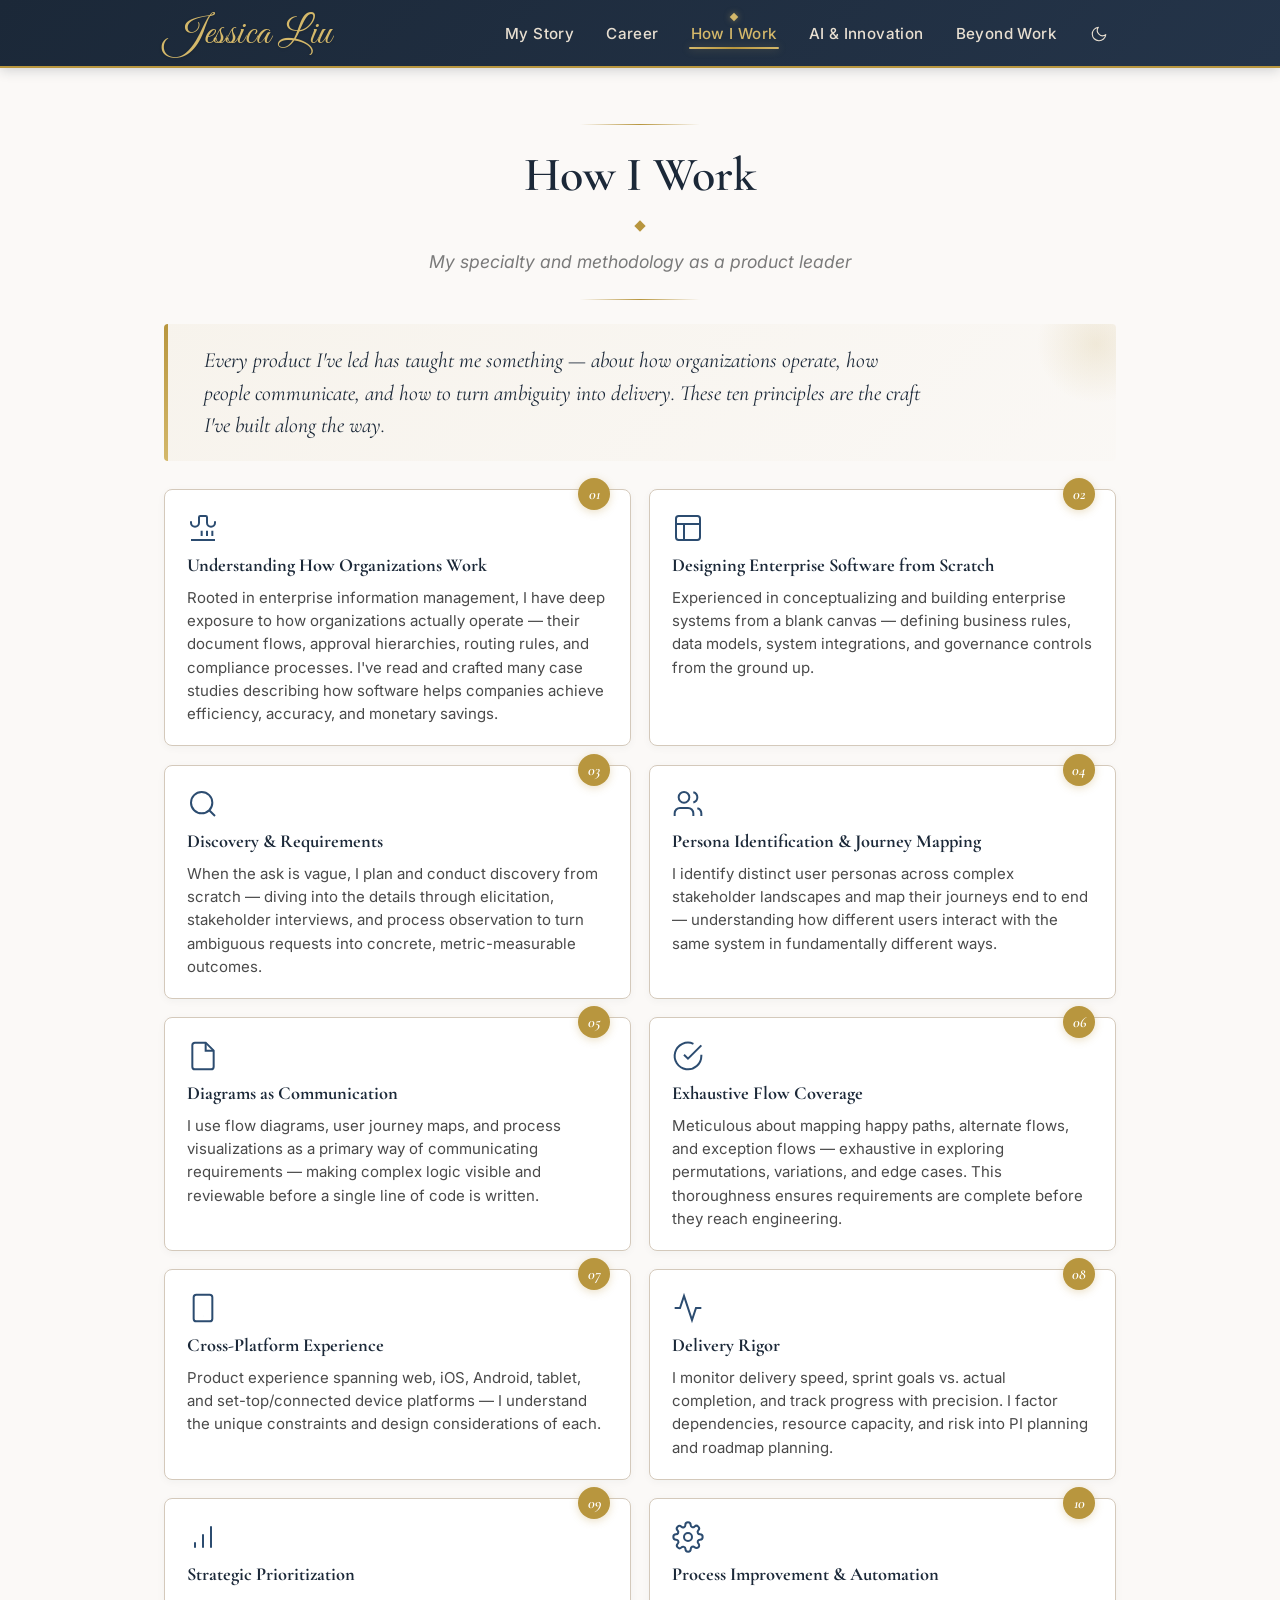
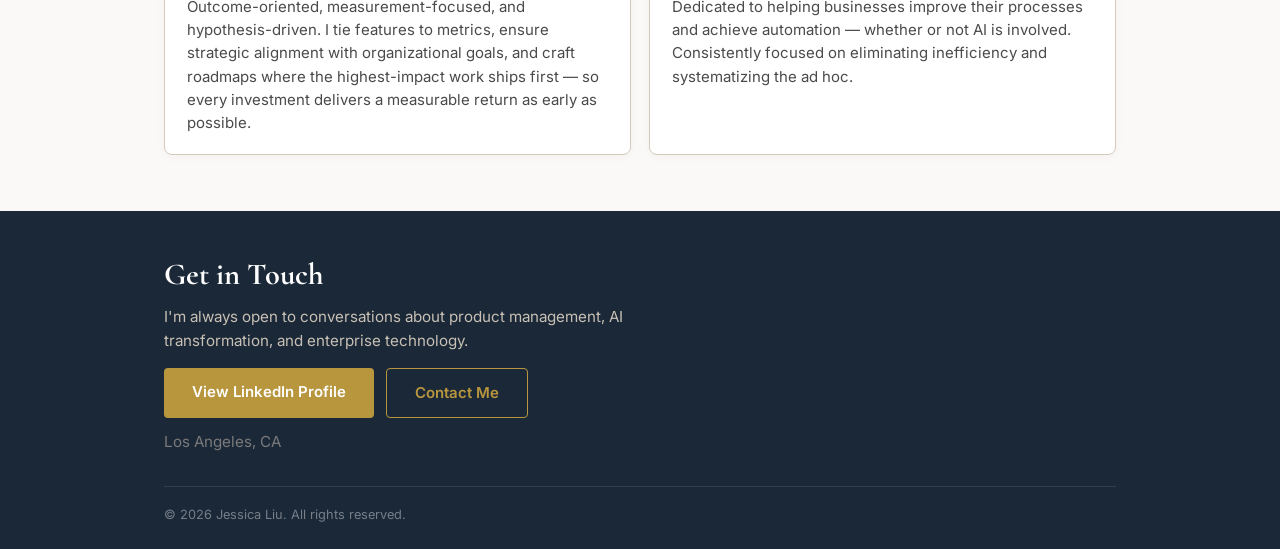
<file: methodology.html>
<!DOCTYPE html>
<html lang="en">
<head>
  <!-- Google Analytics -->
  <script async src="https://www.googletagmanager.com/gtag/js?id=G-JSM9WGBM5G"></script>
  <script>
    window.dataLayer = window.dataLayer || [];
    function gtag(){dataLayer.push(arguments);}
    gtag('js', new Date());
    gtag('config', 'G-JSM9WGBM5G');
  </script>
  <meta charset="UTF-8" />
  <meta name="viewport" content="width=device-width, initial-scale=1.0" />
  <title>How I Work — Jessica Liu</title>
  <link rel="icon" type="image/svg+xml" href="favicon.svg" />
  <link rel="preconnect" href="https://fonts.googleapis.com" />
  <link rel="preconnect" href="https://fonts.gstatic.com" crossorigin />
  <link href="https://fonts.googleapis.com/css2?family=Cormorant+Garamond:ital,wght@0,400;0,500;0,600;0,700;1,400&family=Inter:wght@400;500;600&family=Great+Vibes&display=swap" rel="stylesheet" />
  <link rel="stylesheet" href="styles.css?v=2026-04-17-anim2" />
  <script>
    (function() {
      var saved = localStorage.getItem('jessica-theme');
      var theme = saved || (window.matchMedia && window.matchMedia('(prefers-color-scheme: dark)').matches ? 'dark' : 'light');
      document.documentElement.setAttribute('data-theme', theme);
    })();
  </script>
</head>
<body class="page--methodology">

  <nav class="nav">
    <div class="container nav__inner">
      <a href="index.html" class="nav__logo">Jessica Liu</a>
      <div class="nav__right">
        <ul class="nav__links">
          <li><a href="story.html">My Story</a></li>
          <li><a href="career.html">Career</a></li>
          <li><a href="methodology.html" class="active">How I Work</a></li>
          <li><a href="ai.html">AI & Innovation</a></li>
          <li><a href="beyond.html">Beyond Work</a></li>
        </ul>
        <button class="nav__theme-toggle" aria-label="Toggle dark mode" title="Toggle dark mode">
          <svg class="nav__theme-icon nav__theme-icon--moon" viewBox="0 0 24 24" fill="none" stroke="currentColor" stroke-width="1.5" stroke-linecap="round" stroke-linejoin="round"><path d="M21 12.79A9 9 0 1111.21 3 7 7 0 0021 12.79z"/></svg>
          <svg class="nav__theme-icon nav__theme-icon--sun" viewBox="0 0 24 24" fill="none" stroke="currentColor" stroke-width="1.5" stroke-linecap="round" stroke-linejoin="round"><circle cx="12" cy="12" r="4"/><path d="M12 2v2M12 20v2M4.93 4.93l1.41 1.41M17.66 17.66l1.41 1.41M2 12h2M20 12h2M4.93 19.07l1.41-1.41M17.66 6.34l1.41-1.41"/></svg>
        </button>
        <button class="nav__toggle" aria-label="Toggle menu">
          <span></span><span></span><span></span>
        </button>
      </div>
    </div>
  </nav>

  <section class="section page-content">
    <div class="container">
      <div class="page-header-ornate">
        <h2>How I Work</h2>
        <div class="page-header-ornate__diamond"></div>
        <p class="page-header-ornate__subtitle">My specialty and methodology as a product leader</p>
      </div>

      <div class="intro-block">
        <p>Every product I've led has taught me something — about how organizations operate, how people communicate, and how to turn ambiguity into delivery. These ten principles are the craft I've built along the way.</p>
      </div>

      <div class="method-grid">
        <div class="method-card anim-slide-up" data-stagger="0">
          <span class="numbered-badge">01</span>
          <div class="method-card__icon"><svg viewBox="0 0 24 24" fill="none" stroke="currentColor" stroke-width="1.5"><path d="M3 21h18M3 7v1a3 3 0 006 0V7m0 0V4a1 1 0 011-1h4a1 1 0 011 1v3m0 0v1a3 3 0 006 0V7m-6 7v4m-4-4v4m8-4v4"/></svg></div>
          <h3>Understanding How Organizations Work</h3>
          <p>Rooted in enterprise information management, I have deep exposure to how organizations actually operate — their document flows, approval hierarchies, routing rules, and compliance processes. I've read and crafted many case studies describing how software helps companies achieve efficiency, accuracy, and monetary savings.</p>
        </div>
        <div class="method-card anim-slide-up" data-stagger="1">
          <span class="numbered-badge">02</span>
          <div class="method-card__icon"><svg viewBox="0 0 24 24" fill="none" stroke="currentColor" stroke-width="1.5"><rect x="3" y="3" width="18" height="18" rx="2"/><path d="M3 9h18M9 21V9"/></svg></div>
          <h3>Designing Enterprise Software from Scratch</h3>
          <p>Experienced in conceptualizing and building enterprise systems from a blank canvas — defining business rules, data models, system integrations, and governance controls from the ground up.</p>
        </div>
        <div class="method-card anim-slide-up" data-stagger="2">
          <span class="numbered-badge">03</span>
          <div class="method-card__icon"><svg viewBox="0 0 24 24" fill="none" stroke="currentColor" stroke-width="1.5"><circle cx="11" cy="11" r="8"/><path d="M21 21l-4.35-4.35"/></svg></div>
          <h3>Discovery & Requirements</h3>
          <p>When the ask is vague, I plan and conduct discovery from scratch — diving into the details through elicitation, stakeholder interviews, and process observation to turn ambiguous requests into concrete, metric-measurable outcomes.</p>
        </div>
        <div class="method-card anim-slide-up" data-stagger="3">
          <span class="numbered-badge">04</span>
          <div class="method-card__icon"><svg viewBox="0 0 24 24" fill="none" stroke="currentColor" stroke-width="1.5"><path d="M16 21v-2a4 4 0 00-4-4H6a4 4 0 00-4 4v2"/><circle cx="9" cy="7" r="4"/><path d="M22 21v-2a4 4 0 00-3-3.87M16 3.13a4 4 0 010 7.75"/></svg></div>
          <h3>Persona Identification & Journey Mapping</h3>
          <p>I identify distinct user personas across complex stakeholder landscapes and map their journeys end to end — understanding how different users interact with the same system in fundamentally different ways.</p>
        </div>
        <div class="method-card anim-slide-up" data-stagger="4">
          <span class="numbered-badge">05</span>
          <div class="method-card__icon"><svg viewBox="0 0 24 24" fill="none" stroke="currentColor" stroke-width="1.5"><path d="M14 2H6a2 2 0 00-2 2v16a2 2 0 002 2h12a2 2 0 002-2V8z"/><polyline points="14,2 14,8 20,8"/></svg></div>
          <h3>Diagrams as Communication</h3>
          <p>I use flow diagrams, user journey maps, and process visualizations as a primary way of communicating requirements — making complex logic visible and reviewable before a single line of code is written.</p>
        </div>
        <div class="method-card anim-slide-up" data-stagger="5">
          <span class="numbered-badge">06</span>
          <div class="method-card__icon"><svg viewBox="0 0 24 24" fill="none" stroke="currentColor" stroke-width="1.5"><path d="M22 11.08V12a10 10 0 11-5.93-9.14"/><polyline points="22,4 12,14.01 9,11.01"/></svg></div>
          <h3>Exhaustive Flow Coverage</h3>
          <p>Meticulous about mapping happy paths, alternate flows, and exception flows — exhaustive in exploring permutations, variations, and edge cases. This thoroughness ensures requirements are complete before they reach engineering.</p>
        </div>
        <div class="method-card anim-slide-up" data-stagger="6">
          <span class="numbered-badge">07</span>
          <div class="method-card__icon"><svg viewBox="0 0 24 24" fill="none" stroke="currentColor" stroke-width="1.5"><rect x="5" y="2" width="14" height="20" rx="2" ry="2"/><line x1="12" y1="18" x2="12.01" y2="18"/></svg></div>
          <h3>Cross-Platform Experience</h3>
          <p>Product experience spanning web, iOS, Android, tablet, and set-top/connected device platforms — I understand the unique constraints and design considerations of each.</p>
        </div>
        <div class="method-card anim-slide-up" data-stagger="7">
          <span class="numbered-badge">08</span>
          <div class="method-card__icon"><svg viewBox="0 0 24 24" fill="none" stroke="currentColor" stroke-width="1.5"><polyline points="22,12 18,12 15,21 9,3 6,12 2,12"/></svg></div>
          <h3>Delivery Rigor</h3>
          <p>I monitor delivery speed, sprint goals vs. actual completion, and track progress with precision. I factor dependencies, resource capacity, and risk into PI planning and roadmap planning.</p>
        </div>
        <div class="method-card anim-slide-up" data-stagger="8">
          <span class="numbered-badge">09</span>
          <div class="method-card__icon"><svg viewBox="0 0 24 24" fill="none" stroke="currentColor" stroke-width="1.5"><line x1="12" y1="20" x2="12" y2="10"/><line x1="18" y1="20" x2="18" y2="4"/><line x1="6" y1="20" x2="6" y2="16"/></svg></div>
          <h3>Strategic Prioritization</h3>
          <p>Outcome-oriented, measurement-focused, and hypothesis-driven. I tie features to metrics, ensure strategic alignment with organizational goals, and craft roadmaps where the highest-impact work ships first — so every investment delivers a measurable return as early as possible.</p>
        </div>
        <div class="method-card anim-slide-up" data-stagger="9">
          <span class="numbered-badge">10</span>
          <div class="method-card__icon"><svg viewBox="0 0 24 24" fill="none" stroke="currentColor" stroke-width="1.5"><circle cx="12" cy="12" r="3"/><path d="M19.4 15a1.65 1.65 0 00.33 1.82l.06.06a2 2 0 010 2.83 2 2 0 01-2.83 0l-.06-.06a1.65 1.65 0 00-1.82-.33 1.65 1.65 0 00-1 1.51V21a2 2 0 01-4 0v-.09A1.65 1.65 0 009 19.4a1.65 1.65 0 00-1.82.33l-.06.06a2 2 0 01-2.83-2.83l.06-.06A1.65 1.65 0 004.68 15a1.65 1.65 0 00-1.51-1H3a2 2 0 010-4h.09A1.65 1.65 0 004.6 9a1.65 1.65 0 00-.33-1.82l-.06-.06a2 2 0 012.83-2.83l.06.06A1.65 1.65 0 009 4.68a1.65 1.65 0 001-1.51V3a2 2 0 014 0v.09a1.65 1.65 0 001 1.51 1.65 1.65 0 001.82-.33l.06-.06a2 2 0 012.83 2.83l-.06.06A1.65 1.65 0 0019.4 9a1.65 1.65 0 001.51 1H21a2 2 0 010 4h-.09a1.65 1.65 0 00-1.51 1z"/></svg></div>
          <h3>Process Improvement & Automation</h3>
          <p>Dedicated to helping businesses improve their processes and achieve automation — whether or not AI is involved. Consistently focused on eliminating inefficiency and systematizing the ad hoc.</p>
        </div>
      </div>
    </div>
  </section>

  <footer class="footer">
    <div class="container footer__inner">
      <div class="footer__contact">
        <h2>Get in Touch</h2>
        <p>I'm always open to conversations about product management, AI transformation, and enterprise technology.</p>
        <div class="footer__buttons">
          <a href="https://linkedin.com/in/jessicaxl" target="_blank" rel="noopener" class="btn btn--gold">View LinkedIn Profile</a>
          <a href="mailto:jessica.liu.x@icloud.com" class="btn btn--outline">Contact Me</a>
        </div>
        <p class="footer__location">Los Angeles, CA</p>
      </div>
      <div class="footer__bottom">
        <p>&copy; 2026 Jessica Liu. All rights reserved.</p>
      </div>
    </div>
  </footer>

  <script>
    const toggle = document.querySelector('.nav__toggle');
    const links = document.querySelector('.nav__links');
    toggle.addEventListener('click', () => { links.classList.toggle('open'); toggle.classList.toggle('open'); });
    links.querySelectorAll('a').forEach(a => a.addEventListener('click', () => { links.classList.remove('open'); toggle.classList.remove('open'); }));

    const themeToggle = document.querySelector('.nav__theme-toggle');
    themeToggle.addEventListener('click', () => {
      const current = document.documentElement.getAttribute('data-theme') || 'light';
      const next = current === 'light' ? 'dark' : 'light';
      document.documentElement.setAttribute('data-theme', next);
      localStorage.setItem('jessica-theme', next);
    });

    const animObserver = new IntersectionObserver((entries) => {
      entries.forEach((entry) => {
        if (entry.isIntersecting) {
          entry.target.classList.add('in-view');
          animObserver.unobserve(entry.target);
        }
      });
    }, { threshold: 0.1, rootMargin: '0px 0px -50px 0px' });
    document.querySelectorAll('.anim-slide-up, .anim-slide-from-left, .anim-slide-from-right').forEach((el) => animObserver.observe(el));
  </script>
</body>
</html>
</file>
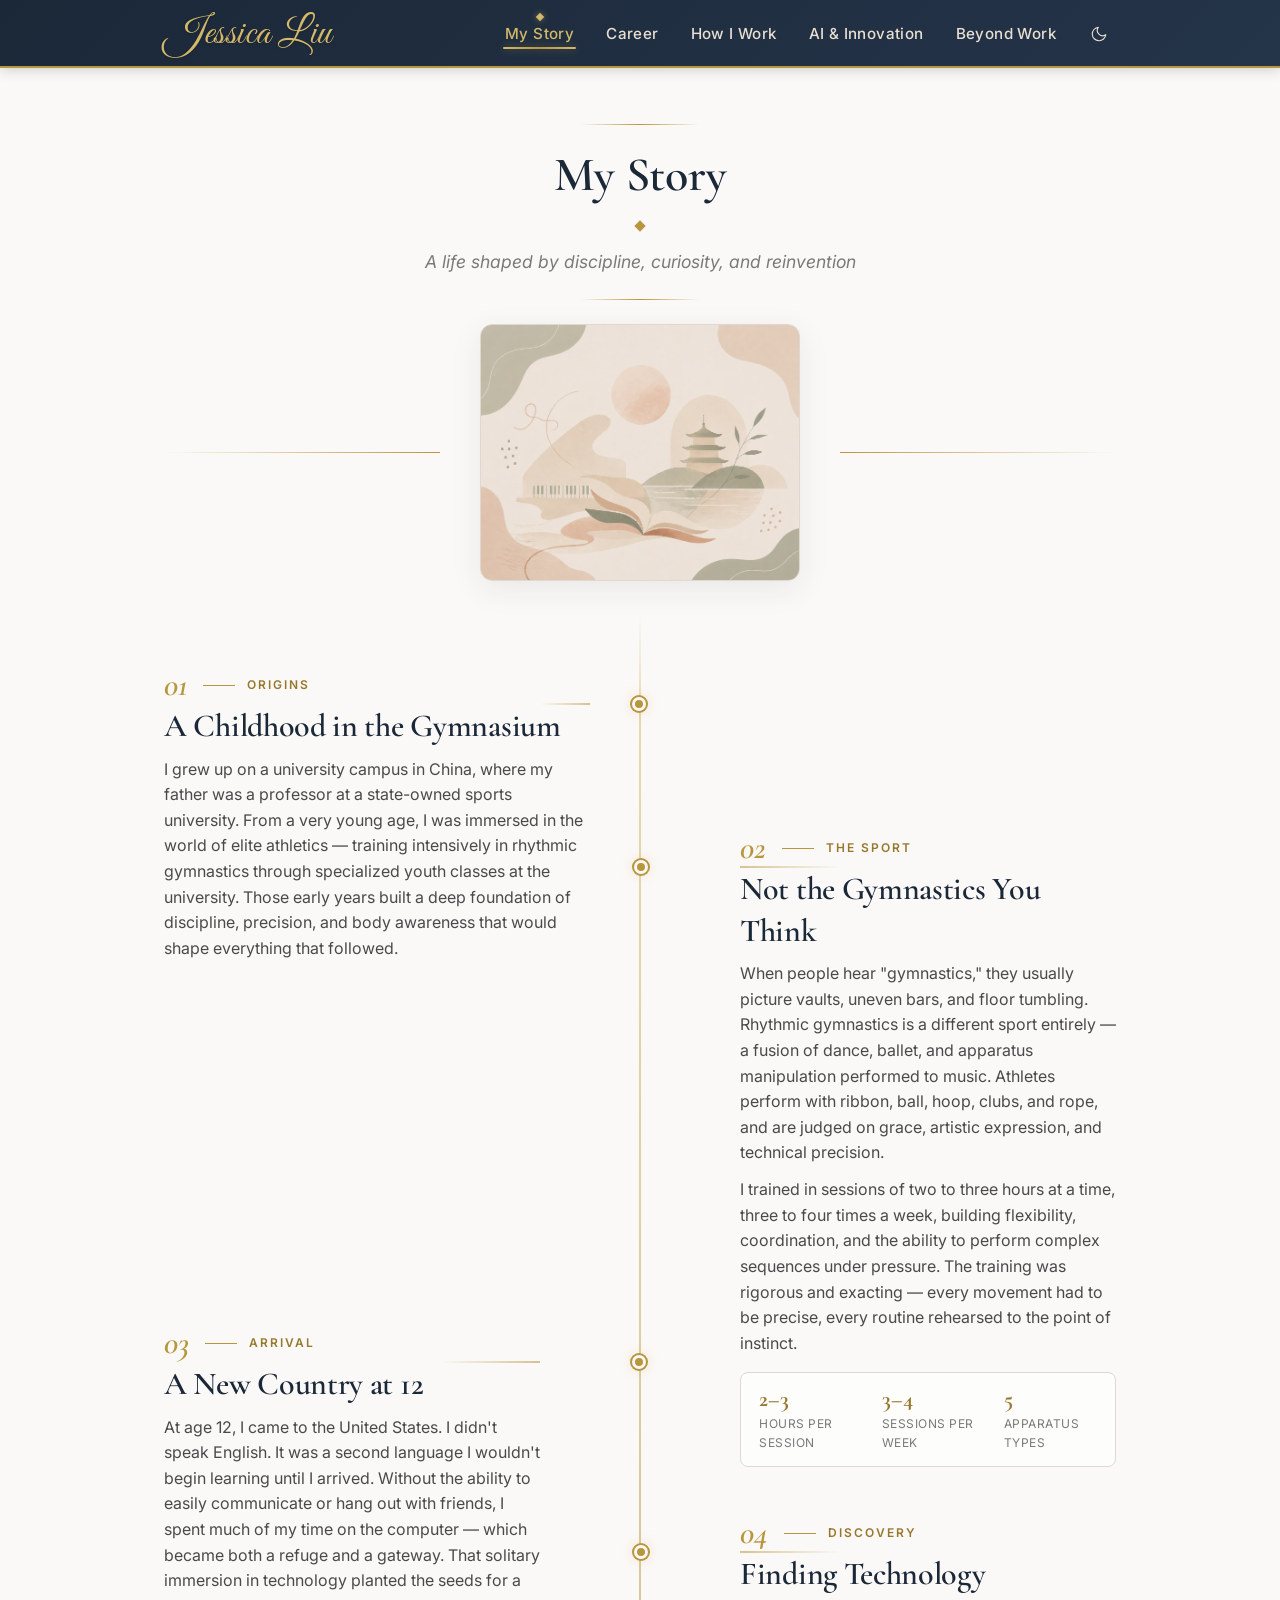
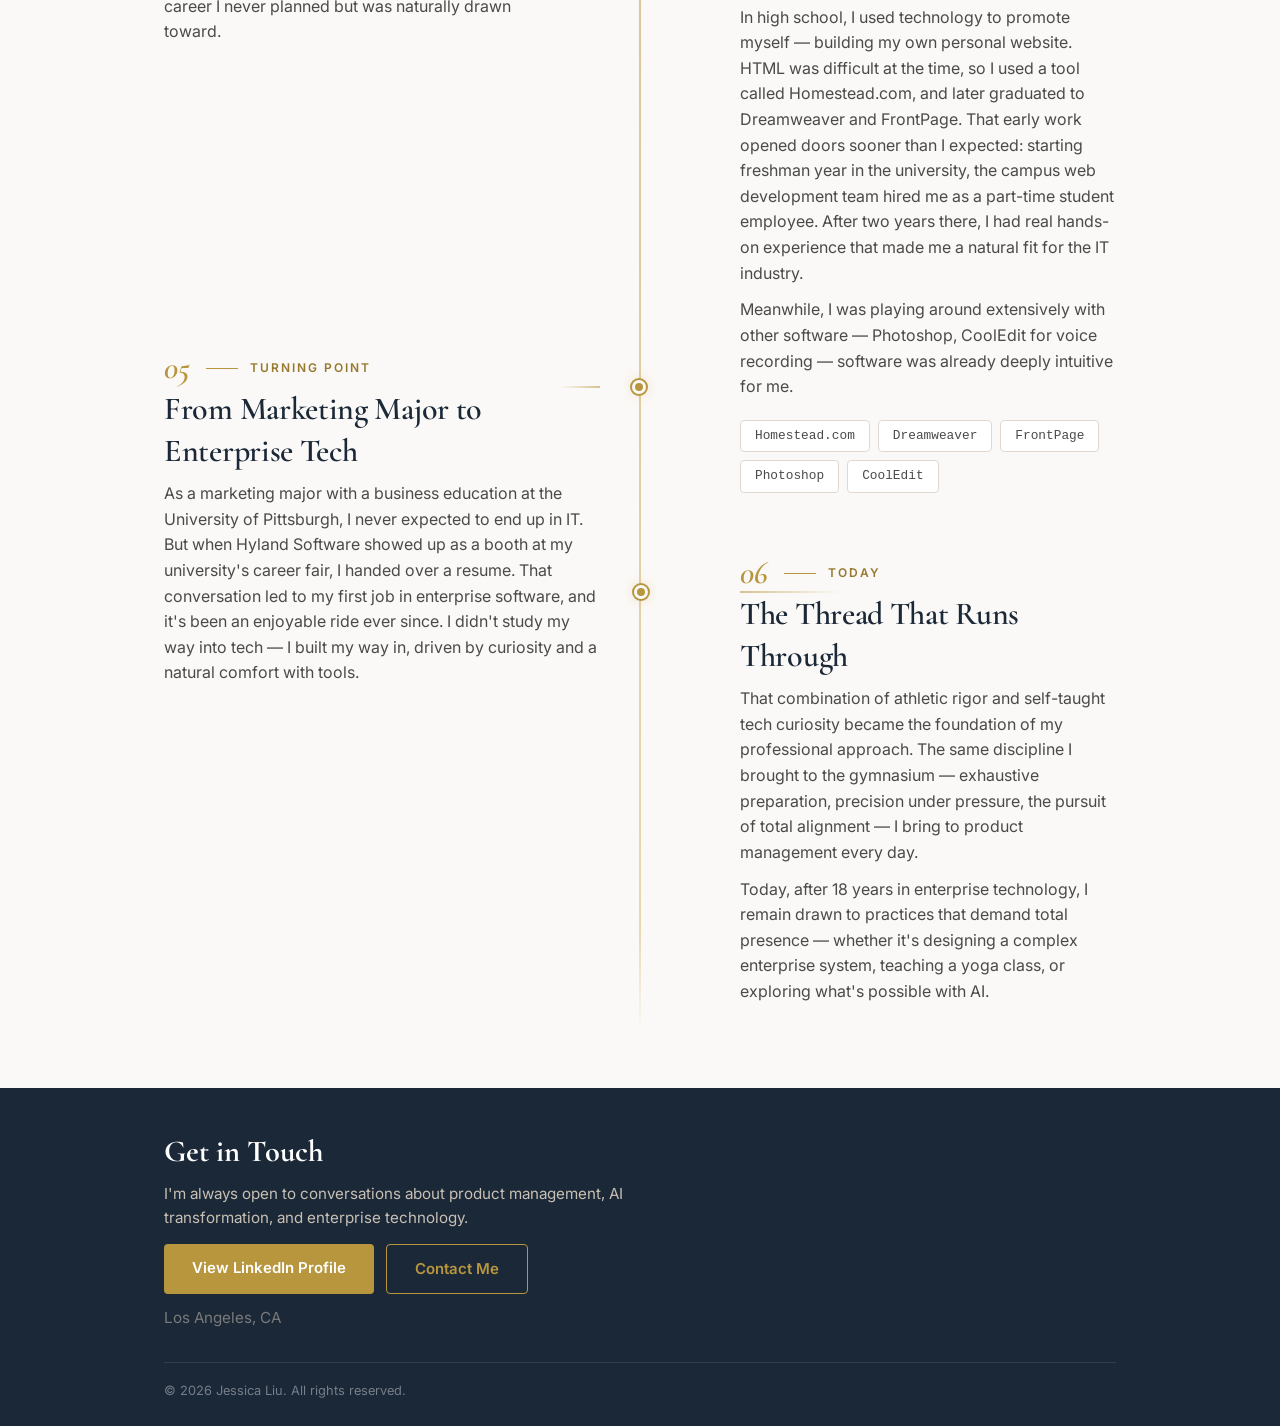
<file: story.html>
<!DOCTYPE html>
<html lang="en">
<head>
  <!-- Google Analytics -->
  <script async src="https://www.googletagmanager.com/gtag/js?id=G-JSM9WGBM5G"></script>
  <script>
    window.dataLayer = window.dataLayer || [];
    function gtag(){dataLayer.push(arguments);}
    gtag('js', new Date());
    gtag('config', 'G-JSM9WGBM5G');
  </script>
  <meta charset="UTF-8" />
  <meta name="viewport" content="width=device-width, initial-scale=1.0" />
  <title>My Story — Jessica Liu</title>
  <link rel="icon" type="image/svg+xml" href="favicon.svg" />
  <link rel="preconnect" href="https://fonts.googleapis.com" />
  <link rel="preconnect" href="https://fonts.gstatic.com" crossorigin />
  <link href="https://fonts.googleapis.com/css2?family=Cormorant+Garamond:ital,wght@0,400;0,500;0,600;0,700;1,400&family=Inter:wght@400;500;600&family=Great+Vibes&display=swap" rel="stylesheet" />
  <link rel="stylesheet" href="styles.css?v=2026-04-17-anim2" />
  <script>
    (function() {
      var saved = localStorage.getItem('jessica-theme');
      var theme = saved || (window.matchMedia && window.matchMedia('(prefers-color-scheme: dark)').matches ? 'dark' : 'light');
      document.documentElement.setAttribute('data-theme', theme);
    })();
  </script>
</head>
<body class="page--story">

  <nav class="nav">
    <div class="container nav__inner">
      <a href="index.html" class="nav__logo">Jessica Liu</a>
      <div class="nav__right">
        <ul class="nav__links">
          <li><a href="story.html" class="active">My Story</a></li>
          <li><a href="career.html">Career</a></li>
          <li><a href="methodology.html">How I Work</a></li>
          <li><a href="ai.html">AI & Innovation</a></li>
          <li><a href="beyond.html">Beyond Work</a></li>
        </ul>
        <button class="nav__theme-toggle" aria-label="Toggle dark mode" title="Toggle dark mode">
          <svg class="nav__theme-icon nav__theme-icon--moon" viewBox="0 0 24 24" fill="none" stroke="currentColor" stroke-width="1.5" stroke-linecap="round" stroke-linejoin="round"><path d="M21 12.79A9 9 0 1111.21 3 7 7 0 0021 12.79z"/></svg>
          <svg class="nav__theme-icon nav__theme-icon--sun" viewBox="0 0 24 24" fill="none" stroke="currentColor" stroke-width="1.5" stroke-linecap="round" stroke-linejoin="round"><circle cx="12" cy="12" r="4"/><path d="M12 2v2M12 20v2M4.93 4.93l1.41 1.41M17.66 17.66l1.41 1.41M2 12h2M20 12h2M4.93 19.07l1.41-1.41M17.66 6.34l1.41-1.41"/></svg>
        </button>
        <button class="nav__toggle" aria-label="Toggle menu">
          <span></span><span></span><span></span>
        </button>
      </div>
    </div>
  </nav>

  <section class="section page-content">
    <div class="container">
      <div class="page-header-ornate">
        <h2>My Story</h2>
        <div class="page-header-ornate__diamond"></div>
        <p class="page-header-ornate__subtitle">A life shaped by discipline, curiosity, and reinvention</p>
      </div>

      <div class="illustration-frame">
        <img src="assets/background.png" alt="Illustration representing my journey" />
      </div>

      <div class="story-path">

      <div class="story-chapter story-chapter--left anim-slide-from-left">
        <div class="story-chapter__marker">
          <span class="story-chapter__number">01</span>
          <span class="story-chapter__label">Origins</span>
        </div>
        <h3 class="story-chapter__title">A Childhood in the Gymnasium</h3>
        <div class="prose">
          <p>I grew up on a university campus in China, where my father was a professor at a state-owned sports university. From a very young age, I was immersed in the world of elite athletics — training intensively in rhythmic gymnastics through specialized youth classes at the university. Those early years built a deep foundation of discipline, precision, and body awareness that would shape everything that followed.</p>
        </div>
      </div>

      <div class="story-chapter story-chapter--right story-chapter--far anim-slide-from-right">
        <div class="story-chapter__marker">
          <span class="story-chapter__number">02</span>
          <span class="story-chapter__label">The Sport</span>
        </div>
        <h3 class="story-chapter__title">Not the Gymnastics You Think</h3>
        <div class="prose">
          <p>When people hear "gymnastics," they usually picture vaults, uneven bars, and floor tumbling. Rhythmic gymnastics is a different sport entirely — a fusion of dance, ballet, and apparatus manipulation performed to music. Athletes perform with ribbon, ball, hoop, clubs, and rope, and are judged on grace, artistic expression, and technical precision.</p>
          <p>I trained in sessions of two to three hours at a time, three to four times a week, building flexibility, coordination, and the ability to perform complex sequences under pressure. The training was rigorous and exacting — every movement had to be precise, every routine rehearsed to the point of instinct.</p>
        </div>
        <div class="stat-inline-grid">
          <div class="stat-inline">
            <span class="stat-inline__number">2–3</span>
            <span class="stat-inline__label">Hours per session</span>
          </div>
          <div class="stat-inline">
            <span class="stat-inline__number">3–4</span>
            <span class="stat-inline__label">Sessions per week</span>
          </div>
          <div class="stat-inline">
            <span class="stat-inline__number">5</span>
            <span class="stat-inline__label">Apparatus types</span>
          </div>
        </div>
      </div>

      <div class="story-chapter story-chapter--left story-chapter--far anim-slide-from-left">
        <div class="story-chapter__marker">
          <span class="story-chapter__number">03</span>
          <span class="story-chapter__label">Arrival</span>
        </div>
        <h3 class="story-chapter__title">A New Country at 12</h3>
        <div class="prose">
          <p>At age 12, I came to the United States. I didn't speak English. It was a second language I wouldn't begin learning until I arrived. Without the ability to easily communicate or hang out with friends, I spent much of my time on the computer — which became both a refuge and a gateway. That solitary immersion in technology planted the seeds for a career I never planned but was naturally drawn toward.</p>
        </div>
      </div>

      <div class="story-chapter story-chapter--right story-chapter--far anim-slide-from-right">
        <div class="story-chapter__marker">
          <span class="story-chapter__number">04</span>
          <span class="story-chapter__label">Discovery</span>
        </div>
        <h3 class="story-chapter__title">Finding Technology</h3>
        <div class="prose">
          <p>In high school, I used technology to promote myself — building my own personal website. HTML was difficult at the time, so I used a tool called Homestead.com, and later graduated to Dreamweaver and FrontPage. That early work opened doors sooner than I expected: starting freshman year in the university, the campus web development team hired me as a part-time student employee. After two years there, I had real hands-on experience that made me a natural fit for the IT industry.</p>
          <p>Meanwhile, I was playing around extensively with other software — Photoshop, CoolEdit for voice recording — software was already deeply intuitive for me.</p>
        </div>
        <div class="tool-pills">
          <span class="tool-pill">Homestead.com</span>
          <span class="tool-pill">Dreamweaver</span>
          <span class="tool-pill">FrontPage</span>
          <span class="tool-pill">Photoshop</span>
          <span class="tool-pill">CoolEdit</span>
        </div>
      </div>

      <div class="story-chapter story-chapter--left story-chapter--close anim-slide-from-left">
        <div class="story-chapter__marker">
          <span class="story-chapter__number">05</span>
          <span class="story-chapter__label">Turning Point</span>
        </div>
        <h3 class="story-chapter__title">From Marketing Major to Enterprise Tech</h3>
        <div class="prose">
          <p>As a marketing major with a business education at the University of Pittsburgh, I never expected to end up in IT. But when Hyland Software showed up as a booth at my university's career fair, I handed over a resume. That conversation led to my first job in enterprise software, and it's been an enjoyable ride ever since. I didn't study my way into tech — I built my way in, driven by curiosity and a natural comfort with tools.</p>
        </div>
      </div>

      <div class="story-chapter story-chapter--right story-chapter--far anim-slide-from-right">
        <div class="story-chapter__marker">
          <span class="story-chapter__number">06</span>
          <span class="story-chapter__label">Today</span>
        </div>
        <h3 class="story-chapter__title">The Thread That Runs Through</h3>
        <div class="prose">
          <p>That combination of athletic rigor and self-taught tech curiosity became the foundation of my professional approach. The same discipline I brought to the gymnasium — exhaustive preparation, precision under pressure, the pursuit of total alignment — I bring to product management every day.</p>
          <p>Today, after 18 years in enterprise technology, I remain drawn to practices that demand total presence — whether it's designing a complex enterprise system, teaching a yoga class, or exploring what's possible with AI.</p>
        </div>
      </div>

      </div><!-- /.story-path -->
    </div>
  </section>

  <footer class="footer">
    <div class="container footer__inner">
      <div class="footer__contact">
        <h2>Get in Touch</h2>
        <p>I'm always open to conversations about product management, AI transformation, and enterprise technology.</p>
        <div class="footer__buttons">
          <a href="https://linkedin.com/in/jessicaxl" target="_blank" rel="noopener" class="btn btn--gold">View LinkedIn Profile</a>
          <a href="mailto:jessica.liu.x@icloud.com" class="btn btn--outline">Contact Me</a>
        </div>
        <p class="footer__location">Los Angeles, CA</p>
      </div>
      <div class="footer__bottom">
        <p>&copy; 2026 Jessica Liu. All rights reserved.</p>
      </div>
    </div>
  </footer>

  <script>
    const toggle = document.querySelector('.nav__toggle');
    const links = document.querySelector('.nav__links');
    toggle.addEventListener('click', () => { links.classList.toggle('open'); toggle.classList.toggle('open'); });
    links.querySelectorAll('a').forEach(a => a.addEventListener('click', () => { links.classList.remove('open'); toggle.classList.remove('open'); }));

    const themeToggle = document.querySelector('.nav__theme-toggle');
    themeToggle.addEventListener('click', () => {
      const current = document.documentElement.getAttribute('data-theme') || 'light';
      const next = current === 'light' ? 'dark' : 'light';
      document.documentElement.setAttribute('data-theme', next);
      localStorage.setItem('jessica-theme', next);
    });

    const animObserver = new IntersectionObserver((entries) => {
      entries.forEach((entry) => {
        if (entry.isIntersecting) {
          entry.target.classList.add('in-view');
          animObserver.unobserve(entry.target);
        }
      });
    }, { threshold: 0.1, rootMargin: '0px 0px -50px 0px' });
    document.querySelectorAll('.anim-slide-up, .anim-slide-from-left, .anim-slide-from-right').forEach((el) => animObserver.observe(el));
  </script>
</body>
</html>
</file>
<file: styles.css>
/* ===== CSS Custom Properties ===== */
:root {
  --color-bg: #FBF9F7;
  --color-bg-alt: #F3EDE7;
  --color-white: #FFFFFF;
  --color-gold: #B8963E;
  --color-gold-light: #D4B86A;
  --color-gold-dark: #96792F;
  --color-navy: #1B2838;
  --color-navy-light: #2A3F56;
  --color-blue: #2C4C70;
  --color-blue-soft: #4A6B90;
  --color-text: #2D3436;
  --color-text-body: #4A4A4A;
  --color-text-light: #7A7A7A;
  --color-border: #E0D8CE;
  --color-card-border: #D4C9BB;
  --color-footer-bg: #1B2838;
  --color-footer-text: #C8C0B4;
  --color-nav-from: #1B2838;
  --color-nav-to: #243449;
  --color-nav-text: #E8DFD1;
  --color-hero-mid: #F0E9DF;
  --color-card-translucent: rgba(255, 255, 255, 0.6);
  --font-heading: 'Cormorant Garamond', Georgia, 'Times New Roman', serif;
  --font-body: 'Inter', -apple-system, BlinkMacSystemFont, 'Segoe UI', sans-serif;
  --max-width: 1000px;
  --section-pad: 56px;
  --nav-height: 68px;
}

[data-theme="dark"] {
  --color-bg: #0F1720;
  --color-bg-alt: #18222E;
  --color-white: #1F2A38;
  --color-gold: #D4B86A;
  --color-gold-light: #E8C97C;
  --color-gold-dark: #B8963E;
  --color-navy: #E8DFD1;
  --color-navy-light: #F0EAE0;
  --color-text: #F0EAE0;
  --color-text-body: #C8C0B4;
  --color-text-light: #8A8275;
  --color-border: #2C3A4E;
  --color-card-border: #3A4A5E;
  --color-footer-bg: #060C14;
  --color-footer-text: #9A9283;
  --color-nav-from: #060C14;
  --color-nav-to: #0F1720;
  --color-nav-text: #E8DFD1;
  --color-hero-mid: #162030;
  --color-card-translucent: rgba(255, 255, 255, 0.04);
}

/* ===== Reset ===== */
*, *::before, *::after {
  box-sizing: border-box;
  margin: 0;
  padding: 0;
}

html {
  scroll-behavior: smooth;
  scroll-padding-top: var(--nav-height);
}

body {
  font-family: var(--font-body);
  font-size: 16px;
  line-height: 1.6;
  color: var(--color-text-body);
  background: var(--color-bg);
  -webkit-font-smoothing: antialiased;
}

img {
  max-width: 100%;
  display: block;
}

a {
  color: var(--color-gold-dark);
  text-decoration: none;
}

a:hover {
  color: var(--color-gold);
}

ul {
  list-style: none;
}

h1, h2, h3, h4 {
  font-family: var(--font-heading);
  color: var(--color-navy);
  line-height: 1.3;
}

/* ===== Utilities ===== */
.container {
  max-width: var(--max-width);
  margin: 0 auto;
  padding: 0 24px;
}

.prose {
  max-width: 720px;
  margin-left: auto;
  margin-right: auto;
}

.prose p {
  margin-bottom: 0.9em;
}

.prose p:last-child {
  margin-bottom: 0;
}

/* ===== Navigation ===== */
.nav {
  position: sticky;
  top: 0;
  z-index: 100;
  background: linear-gradient(135deg, var(--color-nav-from) 0%, var(--color-nav-to) 100%);
  border-bottom: 2px solid var(--color-gold);
  height: var(--nav-height);
  box-shadow: 0 2px 12px rgba(27, 40, 56, 0.2);
}

.nav__inner {
  display: flex;
  align-items: center;
  justify-content: space-between;
  height: var(--nav-height);
}

.nav__logo {
  font-family: 'Great Vibes', 'Cormorant Garamond', cursive;
  font-size: 2.5rem;
  font-weight: 400;
  color: var(--color-gold-light);
  text-decoration: none;
  letter-spacing: 0.5px;
  line-height: 1;
  transition: color 0.3s ease, transform 0.3s ease, text-shadow 0.3s ease;
  text-shadow: 0 1px 3px rgba(0, 0, 0, 0.2);
}

.nav__logo:hover {
  color: var(--color-gold);
  transform: translateY(-1px);
  text-shadow: 0 2px 6px rgba(184, 150, 62, 0.3);
}

.nav__links {
  display: flex;
  gap: 28px;
  align-items: center;
}

.nav__links a {
  font-size: 0.95rem;
  font-weight: 500;
  color: var(--color-nav-text);
  text-decoration: none;
  padding: 8px 2px 6px;
  position: relative;
  transition: color 0.3s ease;
  letter-spacing: 0.4px;
}

.nav__links a::before {
  content: '';
  position: absolute;
  left: 0;
  bottom: 0;
  width: 100%;
  height: 2px;
  background: linear-gradient(90deg, var(--color-gold-light), var(--color-gold), var(--color-gold-light));
  border-radius: 1px;
  transform: scaleX(0);
  transform-origin: left center;
  transition: transform 0.35s cubic-bezier(0.65, 0, 0.35, 1);
  box-shadow: 0 0 8px rgba(212, 184, 106, 0.4);
}

.nav__links a::after {
  content: '';
  position: absolute;
  top: -2px;
  left: 50%;
  width: 6px;
  height: 6px;
  background: var(--color-gold-light);
  transform: translateX(-50%) scale(0) rotate(45deg);
  transition: transform 0.3s cubic-bezier(0.34, 1.56, 0.64, 1);
  box-shadow: 0 0 6px rgba(212, 184, 106, 0.5);
}

.nav__links a:hover,
.nav__links a.active {
  color: var(--color-gold-light);
}

.nav__links a:hover::before,
.nav__links a.active::before {
  transform: scaleX(1);
}

.nav__links a:hover::after,
.nav__links a.active::after {
  transform: translateX(-50%) scale(1) rotate(45deg);
}

.nav__right {
  display: flex;
  align-items: center;
  gap: 24px;
}

.nav__theme-toggle {
  background: none;
  border: 1px solid transparent;
  padding: 6px;
  cursor: pointer;
  color: var(--color-nav-text);
  transition: color 0.3s, border-color 0.3s, transform 0.3s;
  display: flex;
  align-items: center;
  justify-content: center;
  border-radius: 50%;
  width: 34px;
  height: 34px;
}

.nav__theme-toggle:hover {
  color: var(--color-gold-light);
  border-color: var(--color-gold);
  transform: rotate(15deg);
}

.nav__theme-icon {
  width: 18px;
  height: 18px;
}

.nav__theme-icon--sun {
  display: none;
}

[data-theme="dark"] .nav__theme-icon--moon {
  display: none;
}

[data-theme="dark"] .nav__theme-icon--sun {
  display: block;
}

.nav__toggle {
  display: none;
  flex-direction: column;
  gap: 5px;
  background: none;
  border: none;
  cursor: pointer;
  padding: 8px;
}

.nav__toggle span {
  display: block;
  width: 24px;
  height: 2px;
  background: var(--color-gold-light);
  border-radius: 2px;
  transition: transform 0.3s, opacity 0.3s;
}

.nav__toggle.open span:nth-child(1) {
  transform: translateY(7px) rotate(45deg);
}

.nav__toggle.open span:nth-child(2) {
  opacity: 0;
}

.nav__toggle.open span:nth-child(3) {
  transform: translateY(-7px) rotate(-45deg);
}

/* ===== Hero ===== */
.hero {
  position: relative;
  padding: 48px 0 56px;
  overflow: hidden;
  background: linear-gradient(165deg, var(--color-bg) 0%, var(--color-hero-mid) 50%, var(--color-bg-alt) 100%);
}

.hero__bg-accent {
  position: absolute;
  top: -100px;
  right: -100px;
  width: 400px;
  height: 400px;
  border-radius: 50%;
  background: radial-gradient(circle, rgba(184, 150, 62, 0.08) 0%, transparent 70%);
  pointer-events: none;
}

.hero__inner {
  display: flex;
  align-items: center;
  justify-content: center;
  gap: clamp(40px, 8vw, 120px);
}

.hero__photo {
  flex-shrink: 0;
}

.hero__photo-frame {
  width: 200px;
  height: 200px;
  border-radius: 50%;
  overflow: hidden;
  border: 3px solid var(--color-gold-light);
  box-shadow: 0 0 0 8px rgba(184, 150, 62, 0.1), 0 8px 32px rgba(27, 40, 56, 0.1);
  background: var(--color-bg-alt);
  display: flex;
  align-items: center;
  justify-content: center;
}

.hero__photo-frame img {
  width: 100%;
  height: 100%;
  object-fit: cover;
  filter: brightness(1.1) contrast(1.1) saturate(0.9);
}

.hero__photo-placeholder::after {
  content: 'Photo';
  font-family: var(--font-heading);
  font-size: 1.1rem;
  color: var(--color-text-light);
  letter-spacing: 1px;
}

.hero__text {
  max-width: 560px;
  flex: 0 1 auto;
}

.hero__photo {
  flex-shrink: 0;
}

.hero__greeting {
  font-family: var(--font-heading);
  font-size: 1.1rem;
  font-style: italic;
  color: var(--color-gold-dark);
  margin-bottom: 4px;
  letter-spacing: 0.5px;
}

.hero h1 {
  font-size: clamp(2.5rem, 5.5vw, 3.75rem);
  font-weight: 600;
  margin-bottom: 12px;
  letter-spacing: -0.5px;
}

.hero__chinese {
  font-weight: 400;
  color: var(--color-text-light);
}

.hero__divider {
  width: 60px;
  height: 2px;
  background: linear-gradient(90deg, var(--color-blue), var(--color-gold));
  margin-bottom: 16px;
}

.hero__title {
  font-size: clamp(0.95rem, 1.5vw, 1.1rem);
  color: var(--color-gold-dark);
  font-weight: 500;
  letter-spacing: 0.5px;
  margin-bottom: 12px;
}

.hero__statement {
  font-size: clamp(1rem, 1.5vw, 1.1rem);
  color: var(--color-text-body);
  line-height: 1.6;
}

/* ===== Buttons ===== */
.btn {
  display: inline-block;
  padding: 12px 28px;
  font-family: var(--font-body);
  font-size: 0.9375rem;
  font-weight: 600;
  border-radius: 4px;
  transition: background 0.2s, color 0.2s, box-shadow 0.2s;
  text-decoration: none;
  cursor: pointer;
}

.btn--gold {
  background: var(--color-gold);
  color: var(--color-white);
  margin-top: 14px;
}

.btn--gold:hover {
  background: var(--color-gold-dark);
  color: var(--color-white);
  box-shadow: 0 4px 12px rgba(184, 150, 62, 0.3);
}

/* ===== Section Dividers ===== */
.section-divider {
  color: var(--color-gold);
  line-height: 0;
  padding: 0 24px;
  max-width: var(--max-width);
  margin: 0 auto;
}

.section-divider--on-alt {
  color: var(--color-gold-dark);
}

/* ===== Section Headers ===== */
.section-header {
  display: flex;
  align-items: center;
  gap: 16px;
  margin-bottom: 32px;
}

.section-header__accent {
  width: 4px;
  height: 32px;
  background: linear-gradient(180deg, var(--color-blue), var(--color-gold));
  border-radius: 2px;
  flex-shrink: 0;
}

.section-header h2 {
  margin-bottom: 0;
}

/* ===== Sections ===== */
.section {
  padding: var(--section-pad) 0;
}

.section--alt {
  background: var(--color-bg-alt);
}

.section h2 {
  font-size: clamp(2rem, 3.5vw, 2.75rem);
  font-weight: 600;
  letter-spacing: -0.3px;
}

.section__subtitle {
  color: var(--color-text-light);
  font-size: 1.05rem;
  margin-bottom: 28px;
  font-style: italic;
}

/* ===== Timeline ===== */
.timeline {
  position: relative;
  padding-left: 32px;
  margin-top: 8px;
}

.timeline::before {
  content: '';
  position: absolute;
  left: 7px;
  top: 8px;
  bottom: 8px;
  width: 2px;
  background: linear-gradient(180deg, var(--color-gold), var(--color-border));
}

.timeline__item {
  position: relative;
  margin-bottom: 24px;
}

.timeline__item:last-child {
  margin-bottom: 0;
}

.timeline__dot {
  position: absolute;
  left: -32px;
  top: 6px;
  width: 16px;
  height: 16px;
  border-radius: 50%;
  background: var(--color-blue);
  border: 3px solid var(--color-gold);
  z-index: 1;
  box-shadow: 0 0 0 2px var(--color-bg);
}

[data-theme="dark"] .timeline__dot {
  box-shadow: 0 0 0 2px var(--color-bg);
}

.section--alt .timeline__dot {
  background: var(--color-bg-alt);
}

.timeline__item--highlight .timeline__dot {
  background: var(--color-gold);
  border-color: var(--color-gold-dark);
}

.timeline__content {
  background: var(--color-white);
  border: 1px solid var(--color-card-border);
  border-radius: 8px;
  padding: 24px;
  box-shadow: 0 2px 8px rgba(27, 40, 56, 0.04);
}

.timeline__item--highlight .timeline__content {
  border-color: var(--color-gold-light);
  box-shadow: 0 2px 12px rgba(184, 150, 62, 0.12);
}

.timeline__header {
  margin-bottom: 12px;
}

.timeline__header h3 {
  font-size: 1.25rem;
  margin-bottom: 2px;
}

.timeline__role {
  display: block;
  font-weight: 600;
  color: var(--color-blue);
  font-size: 0.95rem;
  margin-bottom: 2px;
}

[data-theme="dark"] .timeline__role {
  color: var(--color-gold-light);
}

.timeline__meta {
  display: block;
  font-size: 0.85rem;
  color: var(--color-text-light);
}

.timeline__content ul {
  padding-left: 20px;
  list-style: disc;
}

.timeline__content li {
  margin-bottom: 6px;
  font-size: 0.9375rem;
  line-height: 1.55;
}

.timeline__content li:last-child {
  margin-bottom: 0;
}

.timeline__content li::marker {
  color: var(--color-gold);
}

/* ===== Engagement blocks (client work within a role) ===== */
.engagement {
  margin-bottom: 18px;
  padding-top: 10px;
  border-top: 1px dashed var(--color-border);
}

.engagement:first-of-type {
  margin-top: 8px;
}

.engagement:last-child {
  margin-bottom: 0;
}

.engagement__title {
  font-family: var(--font-body);
  font-size: 0.78rem;
  font-weight: 700;
  color: var(--color-blue);
  text-transform: uppercase;
  letter-spacing: 1.5px;
  margin-bottom: 10px;
  padding-left: 22px;
  position: relative;
  line-height: 1.4;
}

.engagement__title::before {
  content: '';
  position: absolute;
  left: 0;
  top: 0.55em;
  width: 14px;
  height: 2px;
  background: var(--color-blue);
  border-radius: 1px;
}

[data-theme="dark"] .engagement__title {
  color: var(--color-gold-light);
}

[data-theme="dark"] .engagement__title::before {
  background: var(--color-gold-light);
}

.engagement__bullets {
  padding-left: 20px;
  list-style: disc;
  margin: 0;
}

.engagement__bullets li {
  margin-bottom: 6px;
  font-size: 0.9375rem;
  line-height: 1.55;
}

.engagement__bullets li:last-child {
  margin-bottom: 0;
}

.engagement__bullets li::marker {
  color: var(--color-gold);
}

.engagement__bullets .project-link {
  color: var(--color-gold-dark);
  text-decoration: none;
  border-bottom: 1px solid var(--color-gold-light);
  transition: color 0.2s ease, border-color 0.2s ease;
}

.engagement__bullets .project-link:hover {
  color: var(--color-gold);
  border-bottom-color: var(--color-gold);
}

[data-theme="dark"] .engagement__bullets .project-link {
  color: var(--color-gold-light);
  border-bottom-color: var(--color-gold-dark);
}

[data-theme="dark"] .engagement__bullets .project-link:hover {
  color: var(--color-gold);
  border-bottom-color: var(--color-gold);
}

.engagement__bullets .project-link-cta {
  display: inline-block;
  margin-left: 4px;
  font-size: 0.8125rem;
  font-weight: 600;
  letter-spacing: 0.02em;
  color: var(--color-gold-dark);
  text-decoration: none;
  padding: 2px 10px;
  border: 1px solid var(--color-gold);
  border-radius: 999px;
  transition: background-color 0.2s ease, color 0.2s ease;
  white-space: nowrap;
}

.engagement__bullets .project-link-cta:hover {
  background-color: var(--color-gold);
  color: #fff;
}

[data-theme="dark"] .engagement__bullets .project-link-cta {
  color: var(--color-gold-light);
  border-color: var(--color-gold-light);
}

[data-theme="dark"] .engagement__bullets .project-link-cta:hover {
  background-color: var(--color-gold-light);
  color: var(--color-navy);
}

/* ===== Project in Timeline ===== */
.timeline__content .project-card__body {
  margin-bottom: 0;
}

.timeline__content .project-card__body p {
  font-size: 0.9375rem;
  line-height: 1.7;
  margin-bottom: 0;
}

.timeline__content .stat-grid {
  margin-top: 20px;
  padding-top: 20px;
}

/* ===== Credentials ===== */
.credentials {
  margin-top: 32px;
}

.credentials h3 {
  font-size: 1.15rem;
  margin-bottom: 16px;
}

.credentials__pills {
  display: flex;
  flex-wrap: wrap;
  gap: 10px;
}

.pill {
  display: inline-block;
  padding: 6px 16px;
  background: linear-gradient(135deg, rgba(184, 150, 62, 0.1), rgba(184, 150, 62, 0.05));
  color: var(--color-gold-dark);
  font-size: 0.85rem;
  font-weight: 600;
  border-radius: 20px;
  border: 1px solid rgba(184, 150, 62, 0.25);
}

.credentials__education {
  font-size: 0.95rem;
  color: var(--color-text-body);
  margin-bottom: 4px;
}

.credentials__education:last-child {
  margin-bottom: 0;
}

/* ===== Education List with Symbols ===== */
.education-list {
  display: flex;
  flex-direction: column;
  gap: 14px;
}

.education-item {
  display: flex;
  align-items: center;
  gap: 18px;
  padding: 16px 20px;
  background: var(--color-white);
  border: 1px solid var(--color-card-border);
  border-radius: 8px;
  transition: border-color 0.25s, box-shadow 0.25s;
}

.education-item:hover {
  border-color: var(--color-blue);
  box-shadow: 0 2px 10px rgba(44, 76, 112, 0.15);
}

[data-theme="dark"] .education-item:hover {
  border-color: var(--color-gold-light);
  box-shadow: 0 2px 10px rgba(184, 150, 62, 0.15);
}

.education-item__symbol {
  width: 56px;
  flex-shrink: 0;
  display: flex;
  align-items: center;
  justify-content: center;
}

.education-item__symbol svg {
  width: 100%;
  height: auto;
  filter: drop-shadow(0 1px 2px rgba(0, 0, 0, 0.1));
}

.education-item__text {
  display: flex;
  flex-direction: column;
  gap: 2px;
  line-height: 1.4;
}

.education-item__text strong {
  font-family: var(--font-heading);
  font-size: 1.15rem;
  font-weight: 600;
  color: var(--color-navy);
}

.education-item__text span {
  font-size: 0.9rem;
  color: var(--color-text-body);
}

/* ===== Tools & Skills Grid ===== */
.tools-grid {
  display: grid;
  grid-template-columns: repeat(auto-fill, minmax(150px, 1fr));
  gap: 10px;
}

.tool-badge {
  display: flex;
  align-items: center;
  gap: 10px;
  padding: 10px 14px;
  background: var(--color-white);
  border: 1px solid var(--color-card-border);
  border-radius: 6px;
  transition: border-color 0.25s, box-shadow 0.25s, transform 0.25s;
}

.tool-badge:hover {
  border-color: var(--color-blue);
  box-shadow: 0 2px 10px rgba(44, 76, 112, 0.18);
  transform: translateY(-1px);
}

[data-theme="dark"] .tool-badge:hover {
  border-color: var(--color-gold-light);
  box-shadow: 0 2px 8px rgba(184, 150, 62, 0.25);
}

.tool-badge svg {
  width: 20px;
  height: 20px;
  color: var(--color-blue);
  flex-shrink: 0;
}

[data-theme="dark"] .tool-badge svg {
  color: var(--color-gold-light);
}

.tool-badge span {
  font-size: 0.875rem;
  font-weight: 500;
  color: var(--color-navy);
}

/* ===== Method Grid ===== */
.method-grid {
  display: grid;
  grid-template-columns: repeat(2, 1fr);
  gap: 18px;
}

.method-card {
  position: relative;
  background: var(--color-white);
  border: 1px solid var(--color-card-border);
  border-radius: 8px;
  padding: 22px 22px 20px;
  box-shadow: 0 2px 8px rgba(27, 40, 56, 0.04);
  transition: box-shadow 0.2s, border-color 0.2s;
}

.method-card:hover {
  border-color: var(--color-blue);
  box-shadow: 0 4px 16px rgba(44, 76, 112, 0.15);
}

[data-theme="dark"] .method-card:hover {
  border-color: var(--color-gold-light);
  box-shadow: 0 4px 16px rgba(184, 150, 62, 0.15);
}

.method-card__icon {
  width: 32px;
  height: 32px;
  color: var(--color-blue);
  margin-bottom: 10px;
}

[data-theme="dark"] .method-card__icon {
  color: var(--color-gold);
}

.method-card__icon svg {
  width: 100%;
  height: 100%;
}

.method-card h3 {
  font-size: 1.15rem;
  margin-bottom: 8px;
  color: var(--color-navy);
}

.method-card p {
  font-size: 0.9375rem;
  line-height: 1.55;
}

/* ===== Stat Grid ===== */
.stat-grid {
  display: grid;
  grid-template-columns: repeat(5, 1fr);
  gap: 16px;
  padding-top: 20px;
  border-top: 1px solid var(--color-border);
}

.stat {
  text-align: center;
}

.stat__number {
  display: block;
  font-family: var(--font-heading);
  font-size: clamp(1.4rem, 2.5vw, 1.8rem);
  font-weight: 700;
  color: var(--color-gold-dark);
  line-height: 1.2;
}

.stat__label {
  display: block;
  font-size: 0.75rem;
  color: var(--color-text-light);
  margin-top: 4px;
  font-weight: 500;
  text-transform: uppercase;
  letter-spacing: 0.5px;
}

/* ===== Hero Large (Home) ===== */
.hero--large {
  min-height: calc(92vh - var(--nav-height));
  padding: 40px 0;
  display: flex;
  align-items: center;
}

.hero--large .hero__inner {
  max-width: 1020px;
  margin: 0 auto;
  padding: 0 40px;
  gap: clamp(40px, 6vw, 80px);
  width: 100%;
}

.hero--large .hero__photo-frame {
  width: clamp(240px, 24vw, 340px);
  height: clamp(240px, 24vw, 340px);
}

.hero__bg-accent--2 {
  top: auto;
  bottom: -120px;
  left: -80px;
  right: auto;
  width: 320px;
  height: 320px;
  background: radial-gradient(circle, rgba(184, 150, 62, 0.06) 0%, transparent 70%);
}

.hero__photo {
  position: relative;
}

.hero__photo-accent {
  position: absolute;
  top: -12px;
  left: -12px;
  width: calc(100% + 24px);
  height: calc(100% + 24px);
  border-radius: 50%;
  border: 1px solid rgba(184, 150, 62, 0.3);
  pointer-events: none;
  animation: slowSpin 60s linear infinite;
}

.hero__photo-accent::before {
  content: '';
  position: absolute;
  top: -4px;
  left: 50%;
  width: 8px;
  height: 8px;
  background: var(--color-gold);
  border-radius: 50%;
  transform: translateX(-50%);
}

@keyframes slowSpin {
  from { transform: rotate(0deg); }
  to { transform: rotate(360deg); }
}

.hero__highlights {
  display: flex;
  gap: 32px;
  margin-top: 24px;
  padding-top: 20px;
  border-top: 1px solid rgba(184, 150, 62, 0.2);
}

.hero__highlight {
  display: flex;
  flex-direction: column;
}

.hero__highlight-number {
  font-family: var(--font-heading);
  font-size: 1.5rem;
  font-weight: 700;
  color: var(--color-gold-dark);
  line-height: 1.1;
}

.hero__highlight-label {
  font-size: 0.75rem;
  color: var(--color-text-light);
  text-transform: uppercase;
  letter-spacing: 0.5px;
  margin-top: 2px;
}

/* ===== Preview Grid (Home) ===== */
.section-header--centered {
  justify-content: center;
}

.section__subtitle--centered {
  text-align: center;
}

.preview-grid {
  display: grid;
  grid-template-columns: repeat(3, 1fr);
  gap: 18px;
  margin-top: 12px;
}

.preview-card {
  background: var(--color-white);
  border: 1px solid var(--color-card-border);
  border-radius: 10px;
  padding: 22px 20px 20px;
  text-decoration: none;
  color: inherit;
  display: flex;
  flex-direction: column;
  transition: transform 0.25s, box-shadow 0.25s, border-color 0.25s;
  position: relative;
  overflow: hidden;
}

.preview-card::before {
  content: '';
  position: absolute;
  top: 0;
  left: 0;
  width: 100%;
  height: 3px;
  background: linear-gradient(90deg, var(--color-blue), var(--color-gold));
  transform: scaleX(0);
  transform-origin: left;
  transition: transform 0.3s;
}

.preview-card:hover {
  transform: translateY(-4px);
  border-color: var(--color-blue);
  box-shadow: 0 8px 24px rgba(44, 76, 112, 0.18);
}

[data-theme="dark"] .preview-card:hover {
  border-color: var(--color-gold-light);
  box-shadow: 0 8px 24px rgba(184, 150, 62, 0.2);
}

.preview-card:hover::before {
  transform: scaleX(1);
}

.preview-card__icon {
  width: 34px;
  height: 34px;
  color: var(--color-blue);
  margin-bottom: 12px;
}

[data-theme="dark"] .preview-card__icon {
  color: var(--color-gold);
}

.preview-card__icon svg {
  width: 100%;
  height: 100%;
}

.preview-card h3 {
  font-size: 1.3rem;
  margin-bottom: 6px;
  color: var(--color-navy);
}

.preview-card p {
  font-size: 0.9rem;
  line-height: 1.5;
  margin-bottom: 12px;
  flex: 1;
}

.preview-card__link {
  color: var(--color-gold-dark);
  font-size: 0.85rem;
  font-weight: 600;
  letter-spacing: 0.3px;
  transition: color 0.2s;
}

.preview-card:hover .preview-card__link {
  color: var(--color-gold);
}

/* ===== Story Path Wrapper ===== */
.story-path {
  position: relative;
  max-width: 1040px;
  margin: 0 auto;
}

/* ===== Story Chapters ===== */
.story-chapter {
  margin: 28px auto;
  position: relative;
  max-width: 720px;
}

.story-chapter:first-of-type {
  margin-top: 24px;
}

/* ===== Desktop: Winding Path ===== */
@media (min-width: 820px) {
  .story-path {
    padding: 32px 0 16px;
  }

  /* Central gold line spanning the whole path */
  .story-path::before {
    content: '';
    position: absolute;
    left: 50%;
    top: 0;
    bottom: 0;
    width: 2px;
    background: linear-gradient(180deg,
      transparent 0%,
      var(--color-gold-light) 5%,
      var(--color-gold) 50%,
      var(--color-gold-light) 95%,
      transparent 100%);
    transform: translateX(-50%);
    border-radius: 1px;
    opacity: 0.5;
  }

  .story-chapter {
    max-width: 440px;
    margin: 0;
  }

  /* Stagger: each chapter after the first enters before the previous ends */
  .story-chapter + .story-chapter {
    margin-top: -140px;
  }

  /* Left chapters - moderate offset */
  .story-chapter--left {
    margin-right: calc(50% + 50px);
    margin-left: 0;
  }

  .story-chapter--right {
    margin-left: calc(50% + 50px);
    margin-right: 0;
  }

  /* Far = further from center */
  .story-chapter--left.story-chapter--far {
    margin-right: calc(50% + 100px);
  }

  .story-chapter--right.story-chapter--far {
    margin-left: calc(50% + 100px);
  }

  /* Close = nearer to center (but not too close) */
  .story-chapter--left.story-chapter--close {
    margin-right: calc(50% + 40px);
  }

  .story-chapter--right.story-chapter--close {
    margin-left: calc(50% + 40px);
  }

  /* Preserve negative stagger margin with side offsets */
  .story-chapter + .story-chapter.story-chapter--left {
    margin-right: calc(50% + 50px);
    margin-top: -140px;
  }

  .story-chapter + .story-chapter.story-chapter--right {
    margin-left: calc(50% + 50px);
    margin-top: -140px;
  }

  .story-chapter + .story-chapter.story-chapter--left.story-chapter--far {
    margin-right: calc(50% + 100px);
  }

  .story-chapter + .story-chapter.story-chapter--right.story-chapter--far {
    margin-left: calc(50% + 100px);
  }

  .story-chapter + .story-chapter.story-chapter--left.story-chapter--close {
    margin-right: calc(50% + 40px);
  }

  .story-chapter + .story-chapter.story-chapter--right.story-chapter--close {
    margin-left: calc(50% + 40px);
  }

  /* Dot marker on the central line */
  .story-chapter::after {
    content: '';
    position: absolute;
    top: 28px;
    width: 14px;
    height: 14px;
    border-radius: 50%;
    background: var(--color-gold);
    border: 3px solid var(--color-bg);
    box-shadow: 0 0 0 2px var(--color-gold), 0 0 14px rgba(184, 150, 62, 0.35);
    z-index: 2;
  }

  .story-chapter--left::after {
    right: -56px;
  }

  .story-chapter--left.story-chapter--far::after {
    right: -106px;
  }

  .story-chapter--left.story-chapter--close::after {
    right: -46px;
  }

  .story-chapter--right::after {
    left: -56px;
  }

  .story-chapter--right.story-chapter--far::after {
    left: -106px;
  }

  .story-chapter--right.story-chapter--close::after {
    left: -46px;
  }

  /* Connector line from chapter edge toward center */
  .story-chapter::before {
    content: '';
    position: absolute;
    top: 34px;
    height: 2px;
    opacity: 0.55;
    z-index: 1;
  }

  .story-chapter--left::before {
    right: 0;
    width: 50px;
    background: linear-gradient(90deg, transparent, var(--color-gold));
  }

  .story-chapter--left.story-chapter--far::before {
    width: 100px;
  }

  .story-chapter--left.story-chapter--close::before {
    width: 40px;
  }

  .story-chapter--right::before {
    left: 0;
    width: 50px;
    background: linear-gradient(90deg, var(--color-gold), transparent);
  }

  .story-chapter--right.story-chapter--far::before {
    width: 100px;
  }

  .story-chapter--right.story-chapter--close::before {
    width: 40px;
  }

  /* Hide story ornaments/dividers on desktop */
  .story-path .story-ornament,
  .story-path .story-divider {
    display: none;
  }

  /* Prose fills chapter width on desktop */
  .story-chapter .prose {
    max-width: none;
  }

  /* Stat grid and tool pills fill chapter */
  .story-chapter .stat-inline-grid,
  .story-chapter .tool-pills {
    max-width: none;
  }

  .story-chapter .stat-inline-grid {
    gap: 20px;
    padding: 14px 18px;
  }

  .story-chapter .stat-inline__number {
    font-size: 1.4rem;
  }
}

.story-chapter__marker {
  display: flex;
  align-items: center;
  gap: 16px;
  margin-bottom: 4px;
}

.story-chapter__number {
  font-family: var(--font-heading);
  font-size: 2rem;
  font-weight: 600;
  color: var(--color-gold);
  line-height: 1;
  font-style: italic;
}

.story-chapter__label {
  font-size: 0.75rem;
  color: var(--color-gold-dark);
  text-transform: uppercase;
  letter-spacing: 2px;
  font-weight: 600;
  display: flex;
  align-items: center;
  gap: 12px;
}

.story-chapter__label::before {
  content: '';
  display: inline-block;
  width: 32px;
  height: 1px;
  background: var(--color-gold);
}

.story-chapter__title {
  font-size: 2rem;
  font-weight: 600;
  color: var(--color-navy);
  margin-bottom: 10px;
  letter-spacing: -0.3px;
}

.story-chapter .prose {
  max-width: 720px;
}

.story-chapter .prose p {
  margin-bottom: 0.7em;
}

/* ===== Story Ornament ===== */
.story-ornament {
  display: flex;
  justify-content: center;
  margin: 32px 0;
  color: var(--color-gold);
}

.story-ornament svg {
  width: 200px;
  height: 30px;
}

/* ===== Decorative Corner Flourish ===== */
.corner-flourish {
  position: absolute;
  color: var(--color-gold);
  opacity: 0.4;
  pointer-events: none;
}

.corner-flourish svg {
  width: 80px;
  height: 80px;
}

.corner-flourish--tl { top: 20px; left: 20px; }
.corner-flourish--tr { top: 20px; right: 20px; transform: scaleX(-1); }
.corner-flourish--bl { bottom: 20px; left: 20px; transform: scaleY(-1); }
.corner-flourish--br { bottom: 20px; right: 20px; transform: scale(-1, -1); }

/* ===== Decorative Section Intro ===== */
.intro-block {
  position: relative;
  padding: 20px 28px 20px 40px;
  margin-bottom: 28px;
  background: linear-gradient(135deg, rgba(184, 150, 62, 0.06), rgba(184, 150, 62, 0.01));
  border-radius: 4px;
  overflow: hidden;
}

.intro-block::before {
  content: '';
  position: absolute;
  top: 0;
  left: 0;
  width: 4px;
  height: 100%;
  background: linear-gradient(180deg, var(--color-gold), var(--color-gold-light));
}

.intro-block::after {
  content: '';
  position: absolute;
  top: -40px;
  right: -40px;
  width: 120px;
  height: 120px;
  background: radial-gradient(circle, rgba(184, 150, 62, 0.15) 0%, transparent 70%);
  pointer-events: none;
}

.intro-block p {
  font-family: var(--font-heading);
  font-size: clamp(1.1rem, 1.8vw, 1.35rem);
  font-style: italic;
  color: var(--color-navy);
  line-height: 1.5;
  max-width: 720px;
  position: relative;
  z-index: 1;
}

/* ===== Decorative Illustration Frame ===== */
.illustration-frame {
  position: relative;
  display: flex;
  justify-content: center;
  margin: 24px 0 32px;
}

.illustration-frame img {
  max-width: 320px;
  width: 100%;
  border-radius: 12px;
  border: 1px solid var(--color-border);
  box-shadow: 0 8px 32px rgba(27, 40, 56, 0.08);
}

.illustration-frame::before,
.illustration-frame::after {
  content: '';
  position: absolute;
  top: 50%;
  width: calc(50% - 200px);
  height: 1px;
  background: linear-gradient(90deg, transparent, var(--color-gold));
}

.illustration-frame::before {
  left: 0;
}

.illustration-frame::after {
  right: 0;
  background: linear-gradient(270deg, transparent, var(--color-gold));
}

/* ===== Numbered Badge ===== */
.numbered-badge {
  position: absolute;
  top: -12px;
  right: 20px;
  width: 32px;
  height: 32px;
  background: var(--color-gold);
  color: var(--color-white);
  border-radius: 50%;
  display: flex;
  align-items: center;
  justify-content: center;
  font-family: var(--font-heading);
  font-size: 0.95rem;
  font-weight: 600;
  font-style: italic;
  box-shadow: 0 2px 8px rgba(184, 150, 62, 0.3);
}

/* ===== Decorative Card Border ===== */
.ornate-card {
  position: relative;
  padding: 32px;
  background: var(--color-white);
  border: 1px solid var(--color-card-border);
  border-radius: 8px;
  margin: 24px 0;
}

.ornate-card::before,
.ornate-card::after {
  content: '';
  position: absolute;
  width: 40px;
  height: 40px;
  border: 2px solid var(--color-gold);
}

.ornate-card::before {
  top: -1px;
  left: -1px;
  border-right: none;
  border-bottom: none;
  border-top-left-radius: 8px;
}

.ornate-card::after {
  bottom: -1px;
  right: -1px;
  border-left: none;
  border-top: none;
  border-bottom-right-radius: 8px;
}

/* ===== Callout Box ===== */
.callout {
  position: relative;
  padding: 18px 24px;
  margin: 20px 0;
  background: var(--color-white);
  border-radius: 8px;
  border: 1px solid var(--color-card-border);
  display: flex;
  gap: 18px;
  align-items: flex-start;
}

.callout__icon {
  width: 40px;
  height: 40px;
  flex-shrink: 0;
  color: var(--color-gold);
  padding-top: 4px;
}

.callout__icon svg {
  width: 100%;
  height: 100%;
}

.callout__content h4 {
  font-family: var(--font-heading);
  font-size: 1.15rem;
  color: var(--color-navy);
  margin-bottom: 6px;
}

.callout__content p {
  font-size: 0.92rem;
  line-height: 1.6;
  margin: 0;
}

/* ===== Decorative Badge Row ===== */
.badge-row {
  display: flex;
  flex-wrap: wrap;
  gap: 16px;
  margin: 20px 0 28px;
  padding: 18px 22px;
  background: linear-gradient(135deg, rgba(184, 150, 62, 0.04), rgba(27, 40, 56, 0.02));
  border-radius: 8px;
  border: 1px solid var(--color-border);
}

.badge-item {
  flex: 1;
  min-width: 180px;
  display: flex;
  align-items: center;
  gap: 12px;
}

.badge-item__icon {
  width: 40px;
  height: 40px;
  border-radius: 50%;
  background: linear-gradient(135deg, var(--color-gold), var(--color-gold-light));
  display: flex;
  align-items: center;
  justify-content: center;
  color: var(--color-white);
  flex-shrink: 0;
}

.badge-item__icon svg {
  width: 20px;
  height: 20px;
}

.badge-item__text {
  font-size: 0.85rem;
  color: var(--color-text-body);
  line-height: 1.4;
}

.badge-item__text strong {
  display: block;
  color: var(--color-navy);
  font-weight: 600;
}

/* ===== Ornamental Page Header ===== */
.page-header-ornate {
  position: relative;
  text-align: center;
  padding: 20px 0 24px;
  margin-bottom: 24px;
}

.page-header-ornate::before,
.page-header-ornate::after {
  content: '';
  position: absolute;
  left: 50%;
  transform: translateX(-50%);
  width: 120px;
  height: 1px;
  background: linear-gradient(90deg, transparent, var(--color-gold), transparent);
}

.page-header-ornate::before { top: 0; }
.page-header-ornate::after { bottom: 0; }

.page-header-ornate h2 {
  font-size: clamp(2.25rem, 4.5vw, 3rem);
  margin-bottom: 6px;
}

.page-header-ornate__subtitle {
  color: var(--color-text-light);
  font-style: italic;
  font-size: 1.1rem;
}

.page-header-ornate__diamond {
  display: inline-block;
  width: 8px;
  height: 8px;
  background: var(--color-gold);
  transform: rotate(45deg);
  margin: 10px 0;
}

/* ===== Story Divider ===== */
.story-divider {
  text-align: center;
  margin: 36px 0;
  color: var(--color-gold);
  opacity: 0.5;
}

.story-divider svg {
  width: 120px;
  height: 20px;
}

/* ===== Stat Inline Grid ===== */
.stat-inline-grid {
  display: flex;
  gap: 32px;
  margin: 16px auto 0;
  padding: 16px 22px;
  background: var(--color-card-translucent);
  border-radius: 8px;
  border: 1px solid var(--color-border);
  max-width: 720px;
}

.stat-inline {
  display: flex;
  flex-direction: column;
}

.stat-inline__number {
  font-family: var(--font-heading);
  font-size: 1.75rem;
  font-weight: 700;
  color: var(--color-gold-dark);
  line-height: 1.1;
}

.stat-inline__label {
  font-size: 0.75rem;
  color: var(--color-text-light);
  text-transform: uppercase;
  letter-spacing: 0.5px;
  margin-top: 2px;
}

/* ===== Tool Pills ===== */
.tool-pills {
  display: flex;
  flex-wrap: wrap;
  gap: 8px;
  margin: 20px auto 0;
  max-width: 720px;
}

.tool-pill {
  padding: 5px 14px;
  background: var(--color-white);
  border: 1px solid var(--color-border);
  color: var(--color-text-body);
  font-size: 0.8rem;
  font-weight: 500;
  border-radius: 4px;
  font-family: 'Courier New', monospace;
}

/* ===== Page Backgrounds ===== */
.page-bg {
  position: fixed;
  top: 0;
  left: 0;
  width: 100%;
  height: 100%;
  z-index: -1;
  background-size: cover;
  background-position: center;
  background-repeat: no-repeat;
  opacity: 0.12;
}

.page-bg--story {
  background-image: url('assets/background.png');
}

.page-bg--work {
  background-image: url('assets/work.png');
}

.page-bg--yoga {
  background-image: url('assets/yoga.png');
  opacity: 0.15;
}

[data-theme="dark"] .page-bg {
  opacity: 0.06;
}

[data-theme="dark"] .page-bg--yoga {
  opacity: 0.07;
}

/* Dark mode: ensure hero photo blends smoothly */
[data-theme="dark"] .hero__photo-frame {
  box-shadow: 0 0 0 8px rgba(184, 150, 62, 0.08), 0 8px 32px rgba(0, 0, 0, 0.4);
}

/* Dark mode: hamburger bars visible */
[data-theme="dark"] .nav__toggle span {
  background: var(--color-gold-light);
}

/* Dark mode: Pitt shield keeps its own colors — no override */

/* Dark mode: smooth transition for theme switch */
body,
.nav,
.section,
.timeline__content,
.method-card,
.preview-card,
.education-item,
.tool-badge,
.callout,
.footer {
  transition: background-color 0.3s ease, color 0.3s ease, border-color 0.3s ease;
}

.page-content {
  position: relative;
  z-index: 1;
  min-height: calc(100vh - var(--nav-height) - 200px);
}

.page--story .page-content,
.page--methodology .page-content,
.page--ai .page-content,
.page--beyond .page-content {
  background: transparent;
}


/* ===== Footer ===== */
.footer {
  background: var(--color-footer-bg);
  color: var(--color-footer-text);
  padding: 44px 0 24px;
}

.footer h2 {
  color: #FFFFFF;
  font-size: 1.9rem;
  margin-bottom: 10px;
}

.footer p {
  font-size: 0.95rem;
  line-height: 1.6;
  max-width: 480px;
}

.footer__location {
  margin-top: 12px;
  color: var(--color-text-light);
  font-size: 0.9rem;
}

.footer__bottom {
  margin-top: 32px;
  padding-top: 18px;
  border-top: 1px solid rgba(255, 255, 255, 0.1);
}

.footer__bottom p {
  font-size: 0.8rem;
  color: rgba(255, 255, 255, 0.4);
}

/* ===== Responsive: Tablet ===== */
@media (max-width: 768px) {
  :root {
    --section-pad: 60px;
  }

  .nav__toggle {
    display: flex;
  }

  .nav__links {
    display: none;
    position: absolute;
    top: var(--nav-height);
    left: 0;
    right: 0;
    flex-direction: column;
    background: linear-gradient(135deg, var(--color-nav-from) 0%, var(--color-nav-to) 100%);
    border-bottom: 2px solid var(--color-gold);
    padding: 16px 24px;
    gap: 4px;
    box-shadow: 0 4px 12px rgba(0, 0, 0, 0.3);
  }

  .nav__links.open {
    display: flex;
  }

  .nav__links a {
    padding: 10px 0;
    font-size: 1rem;
    border-bottom: none;
  }

  .nav__links a::before,
  .nav__links a::after {
    display: none;
  }

  .hero__inner {
    flex-direction: column;
    text-align: center;
    gap: 32px;
  }

  .hero__divider {
    margin-left: auto;
    margin-right: auto;
  }

  .method-grid {
    grid-template-columns: 1fr;
  }

  .stat-grid {
    grid-template-columns: repeat(3, 1fr);
    gap: 20px;
  }

  .hero {
    padding: 48px 0 56px;
  }

  .hero__photo-frame {
    width: 160px;
    height: 160px;
  }

  .hero--large .hero__photo-frame {
    width: 200px;
    height: 200px;
  }

  .hero__highlights {
    justify-content: center;
    flex-wrap: wrap;
    gap: 24px;
  }

  .preview-grid {
    grid-template-columns: 1fr;
  }

  .pull-quote {
    padding: 24px 28px;
  }

  .stat-inline-grid {
    flex-wrap: wrap;
    gap: 20px;
  }
}

/* ===== Responsive: Mobile ===== */
@media (max-width: 480px) {
  :root {
    --section-pad: 48px;
  }

  .hero h1 {
    font-size: 2rem;
  }

  .hero__photo-frame {
    width: 140px;
    height: 140px;
  }

  .timeline {
    padding-left: 24px;
  }

  .timeline__dot {
    left: -24px;
    width: 12px;
    height: 12px;
  }

  .timeline::before {
    left: 5px;
  }

  .timeline__content {
    padding: 18px;
  }

  .stat-grid {
    grid-template-columns: repeat(2, 1fr);
  }

  .credentials__pills {
    gap: 8px;
  }

  .pill {
    font-size: 0.8rem;
    padding: 5px 12px;
  }

  .section-header {
    gap: 12px;
  }

  .section-header__accent {
    height: 24px;
  }

  .hero--large .hero__photo-frame {
    width: 180px;
    height: 180px;
  }

  .hero__highlights {
    gap: 16px;
  }

  .hero__highlight-number {
    font-size: 1.5rem;
  }

  .story-chapter__number {
    font-size: 1.5rem;
  }

  .story-chapter__title {
    font-size: 1.4rem;
  }

  .pull-quote {
    padding: 20px 24px;
    margin: 32px auto;
  }

  .stat-inline-grid {
    padding: 16px 18px;
  }

  .stat-inline__number {
    font-size: 1.4rem;
  }

  .preview-card {
    padding: 24px 20px;
  }
}

/* ===== Entrance Animations ===== */

@media (prefers-reduced-motion: reduce) {
  /* Respect reduced-motion by removing translation, but keep the opacity
     fade — a gentle fade-in is unlikely to trigger motion sickness. */
  .anim-drop-in,
  .anim-slide-right,
  .anim-slide-right > *,
  .anim-slide-up,
  .anim-slide-from-left,
  .anim-slide-from-right {
    transform: none !important;
  }
}

/* Hero: profile photo drops in from top */
.anim-drop-in {
  opacity: 0;
  transform: translateY(-140px);
  animation: dropIn 1.2s cubic-bezier(0.22, 1, 0.36, 1) 0.15s forwards;
}

@keyframes dropIn {
  0%   { opacity: 0; transform: translateY(-140px); }
  50%  { opacity: 1; transform: translateY(10px); }
  75%  { transform: translateY(-4px); }
  100% { opacity: 1; transform: translateY(0); }
}

/* Hero: text pulls in from the right with cascading children */
.anim-slide-right {
  opacity: 0;
  transform: translateX(60px);
  animation: slideInRight 1.1s cubic-bezier(0.22, 1, 0.36, 1) 0.35s forwards;
}

@keyframes slideInRight {
  to { opacity: 1; transform: translateX(0); }
}

.anim-slide-right > * {
  opacity: 0;
  transform: translateX(30px);
  animation: slideInRight 0.8s cubic-bezier(0.22, 1, 0.36, 1) forwards;
}
.anim-slide-right > *:nth-child(1) { animation-delay: 0.55s; }
.anim-slide-right > *:nth-child(2) { animation-delay: 0.65s; }
.anim-slide-right > *:nth-child(3) { animation-delay: 0.75s; }
.anim-slide-right > *:nth-child(4) { animation-delay: 0.85s; }
.anim-slide-right > *:nth-child(5) { animation-delay: 0.95s; }

/* Cards: slide up from below (scroll-triggered via .in-view) */
.anim-slide-up {
  opacity: 0;
  transform: translateY(40px);
  transition: opacity 0.8s cubic-bezier(0.22, 1, 0.36, 1),
              transform 0.8s cubic-bezier(0.22, 1, 0.36, 1);
  will-change: opacity, transform;
}

.anim-slide-up.in-view {
  opacity: 1;
  transform: translateY(0);
}

.anim-slide-up[data-stagger="0"]  { transition-delay: 0.05s; }
.anim-slide-up[data-stagger="1"]  { transition-delay: 0.15s; }
.anim-slide-up[data-stagger="2"]  { transition-delay: 0.25s; }
.anim-slide-up[data-stagger="3"]  { transition-delay: 0.35s; }
.anim-slide-up[data-stagger="4"]  { transition-delay: 0.45s; }
.anim-slide-up[data-stagger="5"]  { transition-delay: 0.55s; }
.anim-slide-up[data-stagger="6"]  { transition-delay: 0.10s; }
.anim-slide-up[data-stagger="7"]  { transition-delay: 0.20s; }
.anim-slide-up[data-stagger="8"]  { transition-delay: 0.30s; }
.anim-slide-up[data-stagger="9"]  { transition-delay: 0.40s; }

/* Story chapters: slight (24px) horizontal slide based on centerline side */
.anim-slide-from-left,
.anim-slide-from-right {
  opacity: 0;
  transition: opacity 0.9s cubic-bezier(0.22, 1, 0.36, 1),
              transform 0.9s cubic-bezier(0.22, 1, 0.36, 1);
  will-change: opacity, transform;
}

.anim-slide-from-left  { transform: translateX(-24px); }
.anim-slide-from-right { transform: translateX(24px); }

.anim-slide-from-left.in-view,
.anim-slide-from-right.in-view {
  opacity: 1;
  transform: translateX(0);
}

/* Footer button row: LinkedIn + Contact Me side by side */
.footer__buttons {
  display: flex;
  flex-wrap: wrap;
  gap: 12px;
  margin-top: 14px;
}
.footer__buttons .btn { margin-top: 0; }

.btn--outline {
  background: transparent;
  color: var(--color-gold);
  border: 1.5px solid var(--color-gold);
}
.btn--outline:hover {
  background: var(--color-gold);
  color: var(--color-white);
}
</file>
<file: flowsimulator/assets/index-CFaQIofb.css>
*,:before,:after,::backdrop{--tw-border-spacing-x:0;--tw-border-spacing-y:0;--tw-translate-x:0;--tw-translate-y:0;--tw-rotate:0;--tw-skew-x:0;--tw-skew-y:0;--tw-scale-x:1;--tw-scale-y:1;--tw-pan-x: ;--tw-pan-y: ;--tw-pinch-zoom: ;--tw-scroll-snap-strictness:proximity;--tw-gradient-from-position: ;--tw-gradient-via-position: ;--tw-gradient-to-position: ;--tw-ordinal: ;--tw-slashed-zero: ;--tw-numeric-figure: ;--tw-numeric-spacing: ;--tw-numeric-fraction: ;--tw-ring-inset: ;--tw-ring-offset-width:0px;--tw-ring-offset-color:#fff;--tw-ring-color:#3b82f680;--tw-ring-offset-shadow:0 0 #0000;--tw-ring-shadow:0 0 #0000;--tw-shadow:0 0 #0000;--tw-shadow-colored:0 0 #0000;--tw-blur: ;--tw-brightness: ;--tw-contrast: ;--tw-grayscale: ;--tw-hue-rotate: ;--tw-invert: ;--tw-saturate: ;--tw-sepia: ;--tw-drop-shadow: ;--tw-backdrop-blur: ;--tw-backdrop-brightness: ;--tw-backdrop-contrast: ;--tw-backdrop-grayscale: ;--tw-backdrop-hue-rotate: ;--tw-backdrop-invert: ;--tw-backdrop-opacity: ;--tw-backdrop-saturate: ;--tw-backdrop-sepia: ;--tw-contain-size: ;--tw-contain-layout: ;--tw-contain-paint: ;--tw-contain-style: }*,:before,:after{box-sizing:border-box;border:0 solid #e5e7eb}:before,:after{--tw-content:""}html,:host{-webkit-text-size-adjust:100%;tab-size:4;font-feature-settings:normal;font-variation-settings:normal;-webkit-tap-highlight-color:transparent;font-family:Nunito,Inter,system-ui,sans-serif;line-height:1.5}body{line-height:inherit;margin:0}hr{height:0;color:inherit;border-top-width:1px}abbr:where([title]){-webkit-text-decoration:underline dotted;text-decoration:underline dotted}h1,h2,h3,h4,h5,h6{font-size:inherit;font-weight:inherit}a{color:inherit;-webkit-text-decoration:inherit;text-decoration:inherit}b,strong{font-weight:bolder}code,kbd,samp,pre{font-feature-settings:normal;font-variation-settings:normal;font-family:ui-monospace,SFMono-Regular,monospace;font-size:1em}small{font-size:80%}sub,sup{vertical-align:baseline;font-size:75%;line-height:0;position:relative}sub{bottom:-.25em}sup{top:-.5em}table{text-indent:0;border-color:inherit;border-collapse:collapse}button,input,optgroup,select,textarea{font-feature-settings:inherit;font-variation-settings:inherit;font-family:inherit;font-size:100%;font-weight:inherit;line-height:inherit;letter-spacing:inherit;color:inherit;margin:0;padding:0}button,select{text-transform:none}button,input:where([type=button]),input:where([type=reset]),input:where([type=submit]){-webkit-appearance:button;background-color:#0000;background-image:none}:-moz-focusring{outline:auto}:-moz-ui-invalid{box-shadow:none}progress{vertical-align:baseline}::-webkit-inner-spin-button{height:auto}::-webkit-outer-spin-button{height:auto}[type=search]{-webkit-appearance:textfield;outline-offset:-2px}::-webkit-search-decoration{-webkit-appearance:none}::-webkit-file-upload-button{-webkit-appearance:button;font:inherit}summary{display:list-item}blockquote,dl,dd,h1,h2,h3,h4,h5,h6,hr,figure,p,pre{margin:0}fieldset{margin:0;padding:0}legend{padding:0}ol,ul,menu{margin:0;padding:0;list-style:none}dialog{padding:0}textarea{resize:vertical}input::-moz-placeholder{opacity:1;color:#9ca3af}textarea::-moz-placeholder{opacity:1;color:#9ca3af}input::placeholder,textarea::placeholder{opacity:1;color:#9ca3af}button,[role=button]{cursor:pointer}:disabled{cursor:default}img,svg,video,canvas,audio,iframe,embed,object{vertical-align:middle;display:block}img,video{max-width:100%;height:auto}[hidden]:where(:not([hidden=until-found])){display:none}.pointer-events-none{pointer-events:none}.visible{visibility:visible}.fixed{position:fixed}.absolute{position:absolute}.relative{position:relative}.inset-0{inset:0}.-left-14{left:-3.5rem}.-right-1\.5{right:-.375rem}.-right-14{right:-3.5rem}.-right-6{right:-1.5rem}.-top-1\.5{top:-.375rem}.-top-7{top:-1.75rem}.bottom-3{bottom:.75rem}.bottom-\[76px\]{bottom:76px}.left-1\/2{left:50%}.left-4{left:1rem}.left-5{left:1.25rem}.left-full{left:100%}.right-1\.5{right:.375rem}.right-4{right:1rem}.right-5{right:1.25rem}.top-0{top:0}.top-1\/2{top:50%}.top-3{top:.75rem}.top-4{top:1rem}.top-\[60px\]{top:60px}.z-10{z-index:10}.z-20{z-index:20}.z-30{z-index:30}.z-40{z-index:40}.z-50{z-index:50}.my-1{margin-top:.25rem;margin-bottom:.25rem}.-mt-2{margin-top:-.5rem}.mb-1{margin-bottom:.25rem}.mb-1\.5{margin-bottom:.375rem}.mb-2{margin-bottom:.5rem}.mb-2\.5{margin-bottom:.625rem}.mb-3{margin-bottom:.75rem}.mb-4{margin-bottom:1rem}.mb-5{margin-bottom:1.25rem}.ml-1{margin-left:.25rem}.ml-2{margin-left:.5rem}.ml-5{margin-left:1.25rem}.mt-0\.5{margin-top:.125rem}.mt-1{margin-top:.25rem}.mt-1\.5{margin-top:.375rem}.mt-2{margin-top:.5rem}.mt-3{margin-top:.75rem}.mt-4{margin-top:1rem}.mt-5{margin-top:1.25rem}.mt-6{margin-top:1.5rem}.block{display:block}.inline-block{display:inline-block}.flex{display:flex}.inline-flex{display:inline-flex}.grid{display:grid}.hidden{display:none}.h-1\.5{height:.375rem}.h-12{height:3rem}.h-2{height:.5rem}.h-2\.5{height:.625rem}.h-3{height:.75rem}.h-4{height:1rem}.h-5{height:1.25rem}.h-6{height:1.5rem}.h-7{height:1.75rem}.h-8{height:2rem}.h-9{height:2.25rem}.h-full{height:100%}.h-px{height:1px}.max-h-\[80vh\]{max-height:80vh}.max-h-\[85vh\]{max-height:85vh}.max-h-\[calc\(100\%-2rem\)\]{max-height:calc(100% - 2rem)}.min-h-0{min-height:0}.min-h-\[30px\]{min-height:30px}.w-1\.5{width:.375rem}.w-10{width:2.5rem}.w-11{width:2.75rem}.w-12{width:3rem}.w-14{width:3.5rem}.w-16{width:4rem}.w-2{width:.5rem}.w-2\.5{width:.625rem}.w-3{width:.75rem}.w-32{width:8rem}.w-4{width:1rem}.w-5{width:1.25rem}.w-6{width:1.5rem}.w-7{width:1.75rem}.w-8{width:2rem}.w-9{width:2.25rem}.w-\[260px\]{width:260px}.w-\[280px\]{width:280px}.w-\[320px\]{width:320px}.w-\[340px\]{width:340px}.w-\[480px\]{width:480px}.w-full{width:100%}.min-w-0{min-width:0}.min-w-\[120px\]{min-width:120px}.min-w-\[180px\]{min-width:180px}.min-w-\[210px\]{min-width:210px}.min-w-\[220px\]{min-width:220px}.min-w-\[260px\]{min-width:260px}.max-w-2xl{max-width:42rem}.max-w-3xl{max-width:48rem}.max-w-\[200px\]{max-width:200px}.max-w-\[210px\]{max-width:210px}.max-w-\[calc\(100vw-120px\)\]{max-width:calc(100vw - 120px)}.flex-1{flex:1}.shrink-0{flex-shrink:0}.-translate-x-1\/2{--tw-translate-x:-50%;transform:translate(var(--tw-translate-x), var(--tw-translate-y)) rotate(var(--tw-rotate)) skewX(var(--tw-skew-x)) skewY(var(--tw-skew-y)) scaleX(var(--tw-scale-x)) scaleY(var(--tw-scale-y))}.-translate-y-1\/2{--tw-translate-y:-50%;transform:translate(var(--tw-translate-x), var(--tw-translate-y)) rotate(var(--tw-rotate)) skewX(var(--tw-skew-x)) skewY(var(--tw-skew-y)) scaleX(var(--tw-scale-x)) scaleY(var(--tw-scale-y))}.rotate-180{--tw-rotate:180deg;transform:translate(var(--tw-translate-x), var(--tw-translate-y)) rotate(var(--tw-rotate)) skewX(var(--tw-skew-x)) skewY(var(--tw-skew-y)) scaleX(var(--tw-scale-x)) scaleY(var(--tw-scale-y))}.transform{transform:translate(var(--tw-translate-x), var(--tw-translate-y)) rotate(var(--tw-rotate)) skewX(var(--tw-skew-x)) skewY(var(--tw-skew-y)) scaleX(var(--tw-scale-x)) scaleY(var(--tw-scale-y))}@keyframes float-in{0%{opacity:0;transform:scale(.9)}to{opacity:1;transform:scale(1)}}@keyframes pulse-soft{0%,to{opacity:1;transform:scale(1)}50%{opacity:.55;transform:scale(1.15)}}.cursor-grab{cursor:grab}.cursor-pointer{cursor:pointer}.select-none{-webkit-user-select:none;user-select:none}.resize-none{resize:none}.resize{resize:both}.list-disc{list-style-type:disc}.grid-cols-1{grid-template-columns:repeat(1,minmax(0,1fr))}.grid-cols-\[64px_64px_1fr_90px_32px\]{grid-template-columns:64px 64px 1fr 90px 32px}.flex-row-reverse{flex-direction:row-reverse}.flex-col{flex-direction:column}.flex-wrap{flex-wrap:wrap}.place-items-center{place-items:center}.items-start{align-items:flex-start}.items-end{align-items:flex-end}.items-center{align-items:center}.items-baseline{align-items:baseline}.justify-end{justify-content:flex-end}.justify-center{justify-content:center}.justify-between{justify-content:space-between}.gap-1{gap:.25rem}.gap-1\.5{gap:.375rem}.gap-2{gap:.5rem}.gap-2\.5{gap:.625rem}.gap-3{gap:.75rem}.gap-x-3{-moz-column-gap:.75rem;column-gap:.75rem}.gap-y-1{row-gap:.25rem}.space-y-1\.5>:not([hidden])~:not([hidden]){--tw-space-y-reverse:0;margin-top:calc(.375rem * calc(1 - var(--tw-space-y-reverse)));margin-bottom:calc(.375rem * var(--tw-space-y-reverse))}.space-y-2>:not([hidden])~:not([hidden]){--tw-space-y-reverse:0;margin-top:calc(.5rem * calc(1 - var(--tw-space-y-reverse)));margin-bottom:calc(.5rem * var(--tw-space-y-reverse))}.space-y-3>:not([hidden])~:not([hidden]){--tw-space-y-reverse:0;margin-top:calc(.75rem * calc(1 - var(--tw-space-y-reverse)));margin-bottom:calc(.75rem * var(--tw-space-y-reverse))}.space-y-4>:not([hidden])~:not([hidden]){--tw-space-y-reverse:0;margin-top:calc(1rem * calc(1 - var(--tw-space-y-reverse)));margin-bottom:calc(1rem * var(--tw-space-y-reverse))}.space-y-6>:not([hidden])~:not([hidden]){--tw-space-y-reverse:0;margin-top:calc(1.5rem * calc(1 - var(--tw-space-y-reverse)));margin-bottom:calc(1.5rem * var(--tw-space-y-reverse))}.self-center{align-self:center}.overflow-auto{overflow:auto}.overflow-hidden{overflow:hidden}.truncate{text-overflow:ellipsis;white-space:nowrap;overflow:hidden}.whitespace-nowrap{white-space:nowrap}.rounded{border-radius:.25rem}.rounded-2xl{border-radius:1rem}.rounded-3xl{border-radius:1.5rem}.rounded-full{border-radius:9999px}.rounded-lg{border-radius:.5rem}.rounded-sm{border-radius:.125rem}.rounded-xl{border-radius:.75rem}.border{border-width:1px}.border-b{border-bottom-width:1px}.border-r{border-right-width:1px}.border-t{border-top-width:1px}.border-dashed{border-style:dashed}.border-rose-200{--tw-border-opacity:1;border-color:rgb(254 205 211/var(--tw-border-opacity,1))}.border-rose-300{--tw-border-opacity:1;border-color:rgb(253 164 175/var(--tw-border-opacity,1))}.border-slate-100{--tw-border-opacity:1;border-color:rgb(241 245 249/var(--tw-border-opacity,1))}.border-slate-200{--tw-border-opacity:1;border-color:rgb(226 232 240/var(--tw-border-opacity,1))}.border-slate-200\/80{border-color:#e2e8f0cc}.border-slate-300{--tw-border-opacity:1;border-color:rgb(203 213 225/var(--tw-border-opacity,1))}.border-slate-300\/40{border-color:#cbd5e166}.border-slate-800{--tw-border-opacity:1;border-color:rgb(30 41 59/var(--tw-border-opacity,1))}.border-violet-100{--tw-border-opacity:1;border-color:rgb(237 233 254/var(--tw-border-opacity,1))}.border-violet-200{--tw-border-opacity:1;border-color:rgb(221 214 254/var(--tw-border-opacity,1))}.border-violet-300{--tw-border-opacity:1;border-color:rgb(196 181 253/var(--tw-border-opacity,1))}.border-white\/60{border-color:#fff9}.border-white\/70{border-color:#ffffffb3}.border-white\/80{border-color:#fffc}.\!bg-white{--tw-bg-opacity:1!important;background-color:rgb(255 255 255/var(--tw-bg-opacity,1))!important}.bg-emerald-100{--tw-bg-opacity:1;background-color:rgb(209 250 229/var(--tw-bg-opacity,1))}.bg-emerald-500{--tw-bg-opacity:1;background-color:rgb(16 185 129/var(--tw-bg-opacity,1))}.bg-orange-100{--tw-bg-opacity:1;background-color:rgb(255 237 213/var(--tw-bg-opacity,1))}.bg-rose-100{--tw-bg-opacity:1;background-color:rgb(255 228 230/var(--tw-bg-opacity,1))}.bg-rose-400{--tw-bg-opacity:1;background-color:rgb(251 113 133/var(--tw-bg-opacity,1))}.bg-rose-50{--tw-bg-opacity:1;background-color:rgb(255 241 242/var(--tw-bg-opacity,1))}.bg-slate-100{--tw-bg-opacity:1;background-color:rgb(241 245 249/var(--tw-bg-opacity,1))}.bg-slate-200{--tw-bg-opacity:1;background-color:rgb(226 232 240/var(--tw-bg-opacity,1))}.bg-slate-300{--tw-bg-opacity:1;background-color:rgb(203 213 225/var(--tw-bg-opacity,1))}.bg-slate-50{--tw-bg-opacity:1;background-color:rgb(248 250 252/var(--tw-bg-opacity,1))}.bg-violet-100{--tw-bg-opacity:1;background-color:rgb(237 233 254/var(--tw-bg-opacity,1))}.bg-violet-50{--tw-bg-opacity:1;background-color:rgb(245 243 255/var(--tw-bg-opacity,1))}.bg-violet-50\/60{background-color:#f5f3ff99}.bg-violet-500{--tw-bg-opacity:1;background-color:rgb(139 92 246/var(--tw-bg-opacity,1))}.bg-white{--tw-bg-opacity:1;background-color:rgb(255 255 255/var(--tw-bg-opacity,1))}.bg-white\/40{background-color:#fff6}.bg-white\/50{background-color:#ffffff80}.bg-white\/60{background-color:#fff9}.bg-white\/70{background-color:#ffffffb3}.bg-white\/75{background-color:#ffffffbf}.bg-white\/80{background-color:#fffc}.p-1\.5{padding:.375rem}.p-2{padding:.5rem}.p-3{padding:.75rem}.p-3\.5{padding:.875rem}.p-4{padding:1rem}.p-5{padding:1.25rem}.p-6{padding:1.5rem}.p-7{padding:1.75rem}.px-1{padding-left:.25rem;padding-right:.25rem}.px-2{padding-left:.5rem;padding-right:.5rem}.px-2\.5{padding-left:.625rem;padding-right:.625rem}.px-3{padding-left:.75rem;padding-right:.75rem}.px-4{padding-left:1rem;padding-right:1rem}.px-5{padding-left:1.25rem;padding-right:1.25rem}.px-6{padding-left:1.5rem;padding-right:1.5rem}.py-0\.5{padding-top:.125rem;padding-bottom:.125rem}.py-1{padding-top:.25rem;padding-bottom:.25rem}.py-1\.5{padding-top:.375rem;padding-bottom:.375rem}.py-2{padding-top:.5rem;padding-bottom:.5rem}.py-2\.5{padding-top:.625rem;padding-bottom:.625rem}.py-3{padding-top:.75rem;padding-bottom:.75rem}.py-4{padding-top:1rem;padding-bottom:1rem}.pb-3{padding-bottom:.75rem}.pb-6{padding-bottom:1.5rem}.pr-7{padding-right:1.75rem}.pt-1{padding-top:.25rem}.pt-2{padding-top:.5rem}.pt-3{padding-top:.75rem}.pt-5{padding-top:1.25rem}.text-left{text-align:left}.text-center{text-align:center}.text-right{text-align:right}.font-display{font-family:Nunito,Inter,system-ui,sans-serif}.font-mono{font-family:ui-monospace,SFMono-Regular,monospace}.text-2xl{font-size:1.5rem;line-height:2rem}.text-\[10px\]{font-size:10px}.text-\[11\.5px\]{font-size:11.5px}.text-\[11px\]{font-size:11px}.text-\[12\.5px\]{font-size:12.5px}.text-\[12px\]{font-size:12px}.text-\[13\.5px\]{font-size:13.5px}.text-\[13px\]{font-size:13px}.text-\[14px\]{font-size:14px}.text-\[15px\]{font-size:15px}.text-\[16px\]{font-size:16px}.text-\[17px\]{font-size:17px}.text-\[28px\]{font-size:28px}.text-\[40px\]{font-size:40px}.text-base{font-size:1rem;line-height:1.5rem}.text-lg{font-size:1.125rem;line-height:1.75rem}.text-sm{font-size:.875rem;line-height:1.25rem}.text-xl{font-size:1.25rem;line-height:1.75rem}.text-xs{font-size:.75rem;line-height:1rem}.font-bold{font-weight:700}.font-extrabold{font-weight:800}.font-medium{font-weight:500}.font-semibold{font-weight:600}.uppercase{text-transform:uppercase}.italic{font-style:italic}.tabular-nums{--tw-numeric-spacing:tabular-nums;font-variant-numeric:var(--tw-ordinal) var(--tw-slashed-zero) var(--tw-numeric-figure) var(--tw-numeric-spacing) var(--tw-numeric-fraction)}.leading-none{line-height:1}.leading-relaxed{line-height:1.625}.leading-snug{line-height:1.375}.leading-tight{line-height:1.25}.tracking-\[0\.12em\]{letter-spacing:.12em}.tracking-\[0\.14em\]{letter-spacing:.14em}.tracking-wide{letter-spacing:.025em}.tracking-wider{letter-spacing:.05em}.text-amber-600{--tw-text-opacity:1;color:rgb(217 119 6/var(--tw-text-opacity,1))}.text-amber-700{--tw-text-opacity:1;color:rgb(180 83 9/var(--tw-text-opacity,1))}.text-blue-700{--tw-text-opacity:1;color:rgb(29 78 216/var(--tw-text-opacity,1))}.text-emerald-600{--tw-text-opacity:1;color:rgb(5 150 105/var(--tw-text-opacity,1))}.text-emerald-700{--tw-text-opacity:1;color:rgb(4 120 87/var(--tw-text-opacity,1))}.text-orange-700{--tw-text-opacity:1;color:rgb(194 65 12/var(--tw-text-opacity,1))}.text-pink-600{--tw-text-opacity:1;color:rgb(219 39 119/var(--tw-text-opacity,1))}.text-pink-700{--tw-text-opacity:1;color:rgb(190 24 93/var(--tw-text-opacity,1))}.text-rose-600{--tw-text-opacity:1;color:rgb(225 29 72/var(--tw-text-opacity,1))}.text-slate-300{--tw-text-opacity:1;color:rgb(203 213 225/var(--tw-text-opacity,1))}.text-slate-400{--tw-text-opacity:1;color:rgb(148 163 184/var(--tw-text-opacity,1))}.text-slate-500{--tw-text-opacity:1;color:rgb(100 116 139/var(--tw-text-opacity,1))}.text-slate-600{--tw-text-opacity:1;color:rgb(71 85 105/var(--tw-text-opacity,1))}.text-slate-700{--tw-text-opacity:1;color:rgb(51 65 85/var(--tw-text-opacity,1))}.text-slate-800{--tw-text-opacity:1;color:rgb(30 41 59/var(--tw-text-opacity,1))}.text-violet-600{--tw-text-opacity:1;color:rgb(124 58 237/var(--tw-text-opacity,1))}.text-violet-700{--tw-text-opacity:1;color:rgb(109 40 217/var(--tw-text-opacity,1))}.text-white{--tw-text-opacity:1;color:rgb(255 255 255/var(--tw-text-opacity,1))}.accent-amber-400{accent-color:#fbbf24}.accent-violet-500{accent-color:#8b5cf6}.opacity-70{opacity:.7}.shadow-2xl{--tw-shadow:0 25px 50px -12px #00000040;--tw-shadow-colored:0 25px 50px -12px var(--tw-shadow-color);box-shadow:var(--tw-ring-offset-shadow,0 0 #0000), var(--tw-ring-shadow,0 0 #0000), var(--tw-shadow)}.shadow-inset-soft{--tw-shadow:inset 0 1px 2px #0f172a0f;--tw-shadow-colored:inset 0 1px 2px var(--tw-shadow-color);box-shadow:var(--tw-ring-offset-shadow,0 0 #0000), var(--tw-ring-shadow,0 0 #0000), var(--tw-shadow)}.shadow-lg{--tw-shadow:0 10px 15px -3px #0000001a, 0 4px 6px -4px #0000001a;--tw-shadow-colored:0 10px 15px -3px var(--tw-shadow-color), 0 4px 6px -4px var(--tw-shadow-color);box-shadow:var(--tw-ring-offset-shadow,0 0 #0000), var(--tw-ring-shadow,0 0 #0000), var(--tw-shadow)}.shadow-sm{--tw-shadow:0 1px 2px 0 #0000000d;--tw-shadow-colored:0 1px 2px 0 var(--tw-shadow-color);box-shadow:var(--tw-ring-offset-shadow,0 0 #0000), var(--tw-ring-shadow,0 0 #0000), var(--tw-shadow)}.shadow-soft{--tw-shadow:0 1px 2px #0f172a0a, 0 8px 24px #0f172a0f;--tw-shadow-colored:0 1px 2px var(--tw-shadow-color), 0 8px 24px var(--tw-shadow-color);box-shadow:var(--tw-ring-offset-shadow,0 0 #0000), var(--tw-ring-shadow,0 0 #0000), var(--tw-shadow)}.shadow-soft-lg{--tw-shadow:0 4px 12px #0f172a0f, 0 24px 48px #0f172a14;--tw-shadow-colored:0 4px 12px var(--tw-shadow-color), 0 24px 48px var(--tw-shadow-color);box-shadow:var(--tw-ring-offset-shadow,0 0 #0000), var(--tw-ring-shadow,0 0 #0000), var(--tw-shadow)}.outline-none{outline-offset:2px;outline:2px solid #0000}.outline{outline-style:solid}.ring-1{--tw-ring-offset-shadow:var(--tw-ring-inset) 0 0 0 var(--tw-ring-offset-width) var(--tw-ring-offset-color);--tw-ring-shadow:var(--tw-ring-inset) 0 0 0 calc(1px + var(--tw-ring-offset-width)) var(--tw-ring-color);box-shadow:var(--tw-ring-offset-shadow), var(--tw-ring-shadow), var(--tw-shadow,0 0 #0000)}.ring-2{--tw-ring-offset-shadow:var(--tw-ring-inset) 0 0 0 var(--tw-ring-offset-width) var(--tw-ring-offset-color);--tw-ring-shadow:var(--tw-ring-inset) 0 0 0 calc(2px + var(--tw-ring-offset-width)) var(--tw-ring-color);box-shadow:var(--tw-ring-offset-shadow), var(--tw-ring-shadow), var(--tw-shadow,0 0 #0000)}.ring-4{--tw-ring-offset-shadow:var(--tw-ring-inset) 0 0 0 var(--tw-ring-offset-width) var(--tw-ring-offset-color);--tw-ring-shadow:var(--tw-ring-inset) 0 0 0 calc(4px + var(--tw-ring-offset-width)) var(--tw-ring-color);box-shadow:var(--tw-ring-offset-shadow), var(--tw-ring-shadow), var(--tw-shadow,0 0 #0000)}.ring-emerald-300\/70{--tw-ring-color:#6ee7b7b3}.ring-slate-200{--tw-ring-opacity:1;--tw-ring-color:rgb(226 232 240/var(--tw-ring-opacity,1))}.ring-slate-400{--tw-ring-opacity:1;--tw-ring-color:rgb(148 163 184/var(--tw-ring-opacity,1))}.ring-violet-200{--tw-ring-opacity:1;--tw-ring-color:rgb(221 214 254/var(--tw-ring-opacity,1))}.ring-violet-300{--tw-ring-opacity:1;--tw-ring-color:rgb(196 181 253/var(--tw-ring-opacity,1))}.ring-violet-300\/60{--tw-ring-color:#c4b5fd99}.ring-offset-2{--tw-ring-offset-width:2px}.blur{--tw-blur:blur(8px);filter:var(--tw-blur) var(--tw-brightness) var(--tw-contrast) var(--tw-grayscale) var(--tw-hue-rotate) var(--tw-invert) var(--tw-saturate) var(--tw-sepia) var(--tw-drop-shadow)}.drop-shadow{--tw-drop-shadow:drop-shadow(0 1px 2px #0000001a) drop-shadow(0 1px 1px #0000000f);filter:var(--tw-blur) var(--tw-brightness) var(--tw-contrast) var(--tw-grayscale) var(--tw-hue-rotate) var(--tw-invert) var(--tw-saturate) var(--tw-sepia) var(--tw-drop-shadow)}.filter{filter:var(--tw-blur) var(--tw-brightness) var(--tw-contrast) var(--tw-grayscale) var(--tw-hue-rotate) var(--tw-invert) var(--tw-saturate) var(--tw-sepia) var(--tw-drop-shadow)}.backdrop-blur{--tw-backdrop-blur:blur(8px);-webkit-backdrop-filter:var(--tw-backdrop-blur) var(--tw-backdrop-brightness) var(--tw-backdrop-contrast) var(--tw-backdrop-grayscale) var(--tw-backdrop-hue-rotate) var(--tw-backdrop-invert) var(--tw-backdrop-opacity) var(--tw-backdrop-saturate) var(--tw-backdrop-sepia);backdrop-filter:var(--tw-backdrop-blur) var(--tw-backdrop-brightness) var(--tw-backdrop-contrast) var(--tw-backdrop-grayscale) var(--tw-backdrop-hue-rotate) var(--tw-backdrop-invert) var(--tw-backdrop-opacity) var(--tw-backdrop-saturate) var(--tw-backdrop-sepia)}.backdrop-blur-md{--tw-backdrop-blur:blur(12px);-webkit-backdrop-filter:var(--tw-backdrop-blur) var(--tw-backdrop-brightness) var(--tw-backdrop-contrast) var(--tw-backdrop-grayscale) var(--tw-backdrop-hue-rotate) var(--tw-backdrop-invert) var(--tw-backdrop-opacity) var(--tw-backdrop-saturate) var(--tw-backdrop-sepia);backdrop-filter:var(--tw-backdrop-blur) var(--tw-backdrop-brightness) var(--tw-backdrop-contrast) var(--tw-backdrop-grayscale) var(--tw-backdrop-hue-rotate) var(--tw-backdrop-invert) var(--tw-backdrop-opacity) var(--tw-backdrop-saturate) var(--tw-backdrop-sepia)}.transition{transition-property:color,background-color,border-color,text-decoration-color,fill,stroke,opacity,box-shadow,transform,filter,-webkit-backdrop-filter,backdrop-filter;transition-duration:.15s;transition-timing-function:cubic-bezier(.4,0,.2,1)}.transition-all{transition-property:all;transition-duration:.15s;transition-timing-function:cubic-bezier(.4,0,.2,1)}.transition-transform{transition-property:transform;transition-duration:.15s;transition-timing-function:cubic-bezier(.4,0,.2,1)}.duration-300{transition-duration:.3s}html,body,#root{color:#3f3a52;-webkit-font-smoothing:antialiased;height:100%;margin:0;padding:0;font-family:Nunito,Inter,ui-sans-serif,system-ui,-apple-system,sans-serif;overflow:hidden}body{background:radial-gradient(1200px 800px at 10% -20%,#f3e8ff 0%,#0000 60%),radial-gradient(900px 600px at 110% 10%,#e0f2fe 0%,#0000 60%),radial-gradient(900px 600px at 50% 120%,#fef3f2 0%,#0000 60%),#fdfaf6}.react-flow__node{background:0 0;border:none;width:auto;padding:0}.react-flow__handle{background:#c4b5fd!important;border:3px solid #fff!important;width:18px!important;min-width:18px!important;height:18px!important;min-height:18px!important;transition:transform .12s,background .12s,box-shadow .12s!important;box-shadow:0 2px 6px #8b5cf640,0 0 0 1px #8b5cf626!important}.react-flow__handle:hover{background:#8b5cf6!important;transform:scale(1.25)!important;box-shadow:0 4px 12px #8b5cf673,0 0 0 6px #8b5cf626!important}.react-flow__handle.react-flow__handle-left{left:-9px!important}.react-flow__handle.react-flow__handle-right{right:-9px!important}.react-flow__edge-path{stroke:#cbd5e1;stroke-width:2px}.react-flow__edge.selected .react-flow__edge-path,.react-flow__edge.animated .react-flow__edge-path{stroke:#c4b5fd}.react-flow__edge.animated .react-flow__edge-path{stroke-dasharray:6 4}.react-flow__controls{overflow:hidden;border-radius:12px!important;box-shadow:0 4px 12px #0f172a14!important}.react-flow__controls button{color:#64748b!important;background:#fff!important;border-bottom:1px solid #0f172a0f!important}.react-flow__controls button:hover{color:#a855f7!important;background:#f8fafc!important}.react-flow__background{background-color:#0000}.soft-scroll::-webkit-scrollbar{width:6px}.soft-scroll::-webkit-scrollbar-thumb{background:#0f172a1f;border-radius:4px}.soft-scroll::-webkit-scrollbar-track{background:0 0}.btn-soft{border-radius:9999px;justify-content:center;align-items:center;gap:.5rem;font-weight:600;transition:all .15s;display:inline-flex;box-shadow:0 1px 2px #0f172a0a,0 8px 24px #0f172a14}.btn-soft:hover{transform:translateY(-1px);box-shadow:0 4px 12px #0f172a14,0 24px 48px #0f172a1a}.soft-card{-webkit-backdrop-filter:blur(12px);background:#ffffffd9;border:1px solid #fff;border-radius:1rem;box-shadow:0 1px 2px #0f172a0a,0 8px 24px #0f172a0f}.shadow-soft{box-shadow:0 1px 2px #0f172a0a,0 8px 24px #0f172a0f}.shadow-soft-lg{box-shadow:0 4px 12px #0f172a0f,0 24px 48px #0f172a14}.shadow-inset-soft{box-shadow:inset 0 1px 2px #0f172a0f}.animate-pulse-soft{animation:1.4s ease-in-out infinite pulse-soft}.animate-float-in{animation:.2s ease-out float-in}.speed-slider{appearance:none;cursor:pointer;background:linear-gradient(90deg,#fed7aa 0%,#e0e7ff 100%);border-radius:999px;outline:none;height:6px}.speed-slider::-webkit-slider-thumb{appearance:none;cursor:grab;background:#fff;border:2px solid #a855f7;border-radius:999px;width:16px;height:16px;transition:transform .12s;box-shadow:0 2px 6px #a855f759}.speed-slider::-webkit-slider-thumb:hover{transform:scale(1.15)}.speed-slider:active::-webkit-slider-thumb{cursor:grabbing;transform:scale(1.2)}.speed-slider::-moz-range-thumb{cursor:grab;background:#fff;border:2px solid #a855f7;border-radius:999px;width:16px;height:16px;box-shadow:0 2px 6px #a855f759}.hover\:border-rose-300:hover{--tw-border-opacity:1;border-color:rgb(253 164 175/var(--tw-border-opacity,1))}.hover\:border-violet-200:hover{--tw-border-opacity:1;border-color:rgb(221 214 254/var(--tw-border-opacity,1))}.hover\:border-violet-300:hover{--tw-border-opacity:1;border-color:rgb(196 181 253/var(--tw-border-opacity,1))}.hover\:border-violet-400:hover{--tw-border-opacity:1;border-color:rgb(167 139 250/var(--tw-border-opacity,1))}.hover\:bg-rose-50:hover{--tw-bg-opacity:1;background-color:rgb(255 241 242/var(--tw-bg-opacity,1))}.hover\:bg-slate-100:hover{--tw-bg-opacity:1;background-color:rgb(241 245 249/var(--tw-bg-opacity,1))}.hover\:bg-slate-200\/60:hover{background-color:#e2e8f099}.hover\:bg-slate-50:hover{--tw-bg-opacity:1;background-color:rgb(248 250 252/var(--tw-bg-opacity,1))}.hover\:bg-violet-100:hover{--tw-bg-opacity:1;background-color:rgb(237 233 254/var(--tw-bg-opacity,1))}.hover\:bg-violet-200:hover{--tw-bg-opacity:1;background-color:rgb(221 214 254/var(--tw-bg-opacity,1))}.hover\:bg-violet-50:hover{--tw-bg-opacity:1;background-color:rgb(245 243 255/var(--tw-bg-opacity,1))}.hover\:bg-white:hover{--tw-bg-opacity:1;background-color:rgb(255 255 255/var(--tw-bg-opacity,1))}.hover\:bg-white\/40:hover{background-color:#fff6}.hover\:bg-white\/95:hover{background-color:#fffffff2}.hover\:text-rose-600:hover{--tw-text-opacity:1;color:rgb(225 29 72/var(--tw-text-opacity,1))}.hover\:text-rose-700:hover{--tw-text-opacity:1;color:rgb(190 18 60/var(--tw-text-opacity,1))}.hover\:text-slate-700:hover{--tw-text-opacity:1;color:rgb(51 65 85/var(--tw-text-opacity,1))}.hover\:text-slate-800:hover{--tw-text-opacity:1;color:rgb(30 41 59/var(--tw-text-opacity,1))}.hover\:text-violet-600:hover{--tw-text-opacity:1;color:rgb(124 58 237/var(--tw-text-opacity,1))}.hover\:text-violet-700:hover{--tw-text-opacity:1;color:rgb(109 40 217/var(--tw-text-opacity,1))}.hover\:text-violet-800:hover{--tw-text-opacity:1;color:rgb(91 33 182/var(--tw-text-opacity,1))}.focus\:border-violet-300:focus{--tw-border-opacity:1;border-color:rgb(196 181 253/var(--tw-border-opacity,1))}.focus\:outline-none:focus{outline-offset:2px;outline:2px solid #0000}.focus\:ring-2:focus{--tw-ring-offset-shadow:var(--tw-ring-inset) 0 0 0 var(--tw-ring-offset-width) var(--tw-ring-offset-color);--tw-ring-shadow:var(--tw-ring-inset) 0 0 0 calc(2px + var(--tw-ring-offset-width)) var(--tw-ring-color);box-shadow:var(--tw-ring-offset-shadow), var(--tw-ring-shadow), var(--tw-shadow,0 0 #0000)}.focus\:ring-violet-200:focus{--tw-ring-opacity:1;--tw-ring-color:rgb(221 214 254/var(--tw-ring-opacity,1))}.active\:cursor-grabbing:active{cursor:grabbing}.disabled\:cursor-not-allowed:disabled{cursor:not-allowed}.disabled\:opacity-40:disabled{opacity:.4}.disabled\:opacity-50:disabled{opacity:.5}.react-flow{--xy-edge-stroke-default:#b1b1b7;--xy-edge-stroke-width-default:1;--xy-edge-stroke-selected-default:#555;--xy-connectionline-stroke-default:#b1b1b7;--xy-connectionline-stroke-width-default:1;--xy-attribution-background-color-default:#ffffff80;--xy-minimap-background-color-default:#fff;--xy-minimap-mask-background-color-default:#f0f0f099;--xy-minimap-mask-stroke-color-default:transparent;--xy-minimap-mask-stroke-width-default:1;--xy-minimap-node-background-color-default:#e2e2e2;--xy-minimap-node-stroke-color-default:transparent;--xy-minimap-node-stroke-width-default:2;--xy-background-color-default:transparent;--xy-background-pattern-dots-color-default:#91919a;--xy-background-pattern-lines-color-default:#eee;--xy-background-pattern-cross-color-default:#e2e2e2;background-color:var(--xy-background-color,var(--xy-background-color-default));--xy-node-color-default:inherit;--xy-node-border-default:1px solid #1a192b;--xy-node-background-color-default:#fff;--xy-node-group-background-color-default:#f0f0f040;--xy-node-boxshadow-hover-default:0 1px 4px 1px #00000014;--xy-node-boxshadow-selected-default:0 0 0 .5px #1a192b;--xy-node-border-radius-default:3px;--xy-handle-background-color-default:#1a192b;--xy-handle-border-color-default:#fff;--xy-selection-background-color-default:#0059dc14;--xy-selection-border-default:1px dotted #0059dccc;--xy-controls-button-background-color-default:#fefefe;--xy-controls-button-background-color-hover-default:#f4f4f4;--xy-controls-button-color-default:inherit;--xy-controls-button-color-hover-default:inherit;--xy-controls-button-border-color-default:#eee;--xy-controls-box-shadow-default:0 0 2px 1px #00000014;--xy-edge-label-background-color-default:#fff;--xy-edge-label-color-default:inherit;--xy-resize-background-color-default:#3367d9;direction:ltr}.react-flow.dark{--xy-edge-stroke-default:#3e3e3e;--xy-edge-stroke-width-default:1;--xy-edge-stroke-selected-default:#727272;--xy-connectionline-stroke-default:#b1b1b7;--xy-connectionline-stroke-width-default:1;--xy-attribution-background-color-default:#96969640;--xy-minimap-background-color-default:#141414;--xy-minimap-mask-background-color-default:#3c3c3c99;--xy-minimap-mask-stroke-color-default:transparent;--xy-minimap-mask-stroke-width-default:1;--xy-minimap-node-background-color-default:#2b2b2b;--xy-minimap-node-stroke-color-default:transparent;--xy-minimap-node-stroke-width-default:2;--xy-background-color-default:#141414;--xy-background-pattern-dots-color-default:#777;--xy-background-pattern-lines-color-default:#777;--xy-background-pattern-cross-color-default:#777;--xy-node-color-default:#f8f8f8;--xy-node-border-default:1px solid #3c3c3c;--xy-node-background-color-default:#1e1e1e;--xy-node-group-background-color-default:#f0f0f040;--xy-node-boxshadow-hover-default:0 1px 4px 1px #ffffff14;--xy-node-boxshadow-selected-default:0 0 0 .5px #999;--xy-handle-background-color-default:#bebebe;--xy-handle-border-color-default:#1e1e1e;--xy-selection-background-color-default:#c8c8dc14;--xy-selection-border-default:1px dotted #c8c8dccc;--xy-controls-button-background-color-default:#2b2b2b;--xy-controls-button-background-color-hover-default:#3e3e3e;--xy-controls-button-color-default:#f8f8f8;--xy-controls-button-color-hover-default:#fff;--xy-controls-button-border-color-default:#5b5b5b;--xy-controls-box-shadow-default:0 0 2px 1px #00000014;--xy-edge-label-background-color-default:#141414;--xy-edge-label-color-default:#f8f8f8}.react-flow__background{background-color:var(--xy-background-color-props,var(--xy-background-color,var(--xy-background-color-default)));pointer-events:none;z-index:-1}.react-flow__container{width:100%;height:100%;position:absolute;top:0;left:0}.react-flow__pane{z-index:1}.react-flow__pane.draggable{cursor:grab}.react-flow__pane.dragging{cursor:grabbing}.react-flow__pane.selection{cursor:pointer}.react-flow__viewport{transform-origin:0 0;z-index:2;pointer-events:none}.react-flow__renderer{z-index:4}.react-flow__selection{z-index:6}.react-flow__nodesselection-rect:focus,.react-flow__nodesselection-rect:focus-visible{outline:none}.react-flow__edge-path{stroke:var(--xy-edge-stroke,var(--xy-edge-stroke-default));stroke-width:var(--xy-edge-stroke-width,var(--xy-edge-stroke-width-default));fill:none}.react-flow__connection-path{stroke:var(--xy-connectionline-stroke,var(--xy-connectionline-stroke-default));stroke-width:var(--xy-connectionline-stroke-width,var(--xy-connectionline-stroke-width-default));fill:none}.react-flow .react-flow__edges{position:absolute}.react-flow .react-flow__edges svg{pointer-events:none;position:absolute;overflow:visible}.react-flow__edge{pointer-events:visibleStroke}.react-flow__edge.selectable{cursor:pointer}.react-flow__edge.animated path{stroke-dasharray:5;animation:.5s linear infinite dashdraw}.react-flow__edge.animated path.react-flow__edge-interaction{stroke-dasharray:none;animation:none}.react-flow__edge.inactive{pointer-events:none}.react-flow__edge.selected,.react-flow__edge:focus,.react-flow__edge:focus-visible{outline:none}.react-flow__edge.selected .react-flow__edge-path,.react-flow__edge.selectable:focus .react-flow__edge-path,.react-flow__edge.selectable:focus-visible .react-flow__edge-path{stroke:var(--xy-edge-stroke-selected,var(--xy-edge-stroke-selected-default))}.react-flow__edge-textwrapper{pointer-events:all}.react-flow__edge .react-flow__edge-text{pointer-events:none;-webkit-user-select:none;user-select:none}.react-flow__arrowhead polyline{stroke:var(--xy-edge-stroke,var(--xy-edge-stroke-default))}.react-flow__arrowhead polyline.arrowclosed{fill:var(--xy-edge-stroke,var(--xy-edge-stroke-default))}.react-flow__connection{pointer-events:none}.react-flow__connection .animated{stroke-dasharray:5;animation:.5s linear infinite dashdraw}svg.react-flow__connectionline{z-index:1001;position:absolute;overflow:visible}.react-flow__nodes{pointer-events:none;transform-origin:0 0}.react-flow__node{-webkit-user-select:none;user-select:none;pointer-events:all;transform-origin:0 0;box-sizing:border-box;cursor:default;position:absolute}.react-flow__node.selectable{cursor:pointer}.react-flow__node.draggable{cursor:grab;pointer-events:all}.react-flow__node.draggable.dragging{cursor:grabbing}.react-flow__nodesselection{z-index:3;transform-origin:0 0;pointer-events:none}.react-flow__nodesselection-rect{pointer-events:all;cursor:grab;position:absolute}.react-flow__handle{pointer-events:none;background-color:var(--xy-handle-background-color,var(--xy-handle-background-color-default));border:1px solid var(--xy-handle-border-color,var(--xy-handle-border-color-default));border-radius:100%;width:6px;min-width:5px;height:6px;min-height:5px;position:absolute}.react-flow__handle.connectingfrom{pointer-events:all}.react-flow__handle.connectionindicator{pointer-events:all;cursor:crosshair}.react-flow__handle-bottom{top:auto;bottom:0;left:50%;transform:translate(-50%,50%)}.react-flow__handle-top{top:0;left:50%;transform:translate(-50%,-50%)}.react-flow__handle-left{top:50%;left:0;transform:translate(-50%,-50%)}.react-flow__handle-right{top:50%;right:0;transform:translate(50%,-50%)}.react-flow__edgeupdater{cursor:move;pointer-events:all}.react-flow__pane.selection .react-flow__panel{pointer-events:none}.react-flow__panel{z-index:5;margin:15px;position:absolute}.react-flow__panel.top{top:0}.react-flow__panel.bottom{bottom:0}.react-flow__panel.top.center,.react-flow__panel.bottom.center{left:50%;transform:translate(-15px)translate(-50%)}.react-flow__panel.left{left:0}.react-flow__panel.right{right:0}.react-flow__panel.left.center,.react-flow__panel.right.center{top:50%;transform:translateY(-15px)translateY(-50%)}.react-flow__attribution{background:var(--xy-attribution-background-color,var(--xy-attribution-background-color-default));margin:0;padding:2px 3px;font-size:10px}.react-flow__attribution a{color:#999;text-decoration:none}@keyframes dashdraw{0%{stroke-dashoffset:10px}}.react-flow__edgelabel-renderer{pointer-events:none;-webkit-user-select:none;user-select:none;width:100%;height:100%;position:absolute;top:0;left:0}.react-flow__viewport-portal{-webkit-user-select:none;user-select:none;width:100%;height:100%;position:absolute;top:0;left:0}.react-flow__minimap{background:var(--xy-minimap-background-color-props,var(--xy-minimap-background-color,var(--xy-minimap-background-color-default)))}.react-flow__minimap-svg{display:block}.react-flow__minimap-mask{fill:var(--xy-minimap-mask-background-color-props,var(--xy-minimap-mask-background-color,var(--xy-minimap-mask-background-color-default)));stroke:var(--xy-minimap-mask-stroke-color-props,var(--xy-minimap-mask-stroke-color,var(--xy-minimap-mask-stroke-color-default)));stroke-width:var(--xy-minimap-mask-stroke-width-props,var(--xy-minimap-mask-stroke-width,var(--xy-minimap-mask-stroke-width-default)))}.react-flow__minimap-node{fill:var(--xy-minimap-node-background-color-props,var(--xy-minimap-node-background-color,var(--xy-minimap-node-background-color-default)));stroke:var(--xy-minimap-node-stroke-color-props,var(--xy-minimap-node-stroke-color,var(--xy-minimap-node-stroke-color-default)));stroke-width:var(--xy-minimap-node-stroke-width-props,var(--xy-minimap-node-stroke-width,var(--xy-minimap-node-stroke-width-default)))}.react-flow__background-pattern.dots{fill:var(--xy-background-pattern-color-props,var(--xy-background-pattern-color,var(--xy-background-pattern-dots-color-default)))}.react-flow__background-pattern.lines{stroke:var(--xy-background-pattern-color-props,var(--xy-background-pattern-color,var(--xy-background-pattern-lines-color-default)))}.react-flow__background-pattern.cross{stroke:var(--xy-background-pattern-color-props,var(--xy-background-pattern-color,var(--xy-background-pattern-cross-color-default)))}.react-flow__controls{box-shadow:var(--xy-controls-box-shadow,var(--xy-controls-box-shadow-default));flex-direction:column;display:flex}.react-flow__controls.horizontal{flex-direction:row}.react-flow__controls-button{background:var(--xy-controls-button-background-color,var(--xy-controls-button-background-color-default));border:none;border-bottom:1px solid var(--xy-controls-button-border-color-props,var(--xy-controls-button-border-color,var(--xy-controls-button-border-color-default)));width:26px;height:26px;color:var(--xy-controls-button-color-props,var(--xy-controls-button-color,var(--xy-controls-button-color-default)));cursor:pointer;-webkit-user-select:none;user-select:none;justify-content:center;align-items:center;padding:4px;display:flex}.react-flow__controls-button svg{fill:currentColor;width:100%;max-width:12px;max-height:12px}.react-flow__edge.updating .react-flow__edge-path{stroke:#777}.react-flow__edge-text{font-size:10px}.react-flow__node.selectable:focus,.react-flow__node.selectable:focus-visible{outline:none}.react-flow__node-input,.react-flow__node-default,.react-flow__node-output,.react-flow__node-group{border-radius:var(--xy-node-border-radius,var(--xy-node-border-radius-default));width:150px;color:var(--xy-node-color,var(--xy-node-color-default));text-align:center;border:var(--xy-node-border,var(--xy-node-border-default));background-color:var(--xy-node-background-color,var(--xy-node-background-color-default));padding:10px;font-size:12px}.react-flow__node-input.selectable:hover,.react-flow__node-default.selectable:hover,.react-flow__node-output.selectable:hover,.react-flow__node-group.selectable:hover{box-shadow:var(--xy-node-boxshadow-hover,var(--xy-node-boxshadow-hover-default))}.react-flow__node-input.selectable.selected,.react-flow__node-input.selectable:focus,.react-flow__node-input.selectable:focus-visible,.react-flow__node-default.selectable.selected,.react-flow__node-default.selectable:focus,.react-flow__node-default.selectable:focus-visible,.react-flow__node-output.selectable.selected,.react-flow__node-output.selectable:focus,.react-flow__node-output.selectable:focus-visible,.react-flow__node-group.selectable.selected,.react-flow__node-group.selectable:focus,.react-flow__node-group.selectable:focus-visible{box-shadow:var(--xy-node-boxshadow-selected,var(--xy-node-boxshadow-selected-default))}.react-flow__node-group{background-color:var(--xy-node-group-background-color,var(--xy-node-group-background-color-default))}.react-flow__nodesselection-rect,.react-flow__selection{background:var(--xy-selection-background-color,var(--xy-selection-background-color-default));border:var(--xy-selection-border,var(--xy-selection-border-default))}.react-flow__nodesselection-rect:focus,.react-flow__nodesselection-rect:focus-visible,.react-flow__selection:focus,.react-flow__selection:focus-visible{outline:none}.react-flow__controls-button:hover{background:var(--xy-controls-button-background-color-hover-props,var(--xy-controls-button-background-color-hover,var(--xy-controls-button-background-color-hover-default)));color:var(--xy-controls-button-color-hover-props,var(--xy-controls-button-color-hover,var(--xy-controls-button-color-hover-default)))}.react-flow__controls-button:disabled{pointer-events:none}.react-flow__controls-button:disabled svg{fill-opacity:.4}.react-flow__controls-button:last-child{border-bottom:none}.react-flow__controls.horizontal .react-flow__controls-button{border-bottom:none;border-right:1px solid var(--xy-controls-button-border-color-props,var(--xy-controls-button-border-color,var(--xy-controls-button-border-color-default)))}.react-flow__controls.horizontal .react-flow__controls-button:last-child{border-right:none}.react-flow__resize-control{position:absolute}.react-flow__resize-control.left,.react-flow__resize-control.right{cursor:ew-resize}.react-flow__resize-control.top,.react-flow__resize-control.bottom{cursor:ns-resize}.react-flow__resize-control.top.left,.react-flow__resize-control.bottom.right{cursor:nwse-resize}.react-flow__resize-control.bottom.left,.react-flow__resize-control.top.right{cursor:nesw-resize}.react-flow__resize-control.handle{background-color:var(--xy-resize-background-color,var(--xy-resize-background-color-default));border:1px solid #fff;border-radius:1px;width:5px;height:5px;translate:-50% -50%}.react-flow__resize-control.handle.left{top:50%;left:0}.react-flow__resize-control.handle.right{top:50%;left:100%}.react-flow__resize-control.handle.top{top:0;left:50%}.react-flow__resize-control.handle.bottom{top:100%;left:50%}.react-flow__resize-control.handle.top.left,.react-flow__resize-control.handle.bottom.left{left:0}.react-flow__resize-control.handle.top.right,.react-flow__resize-control.handle.bottom.right{left:100%}.react-flow__resize-control.line{border-color:var(--xy-resize-background-color,var(--xy-resize-background-color-default));border-style:solid;border-width:0}.react-flow__resize-control.line.left,.react-flow__resize-control.line.right{width:1px;height:100%;top:0;transform:translate(-50%)}.react-flow__resize-control.line.left{border-left-width:1px;left:0}.react-flow__resize-control.line.right{border-right-width:1px;left:100%}.react-flow__resize-control.line.top,.react-flow__resize-control.line.bottom{width:100%;height:1px;left:0;transform:translateY(-50%)}.react-flow__resize-control.line.top{border-top-width:1px;top:0}.react-flow__resize-control.line.bottom{border-bottom-width:1px;top:100%}.react-flow__edge-textbg{fill:var(--xy-edge-label-background-color,var(--xy-edge-label-background-color-default))}.react-flow__edge-text{fill:var(--xy-edge-label-color,var(--xy-edge-label-color-default))}
</file>
